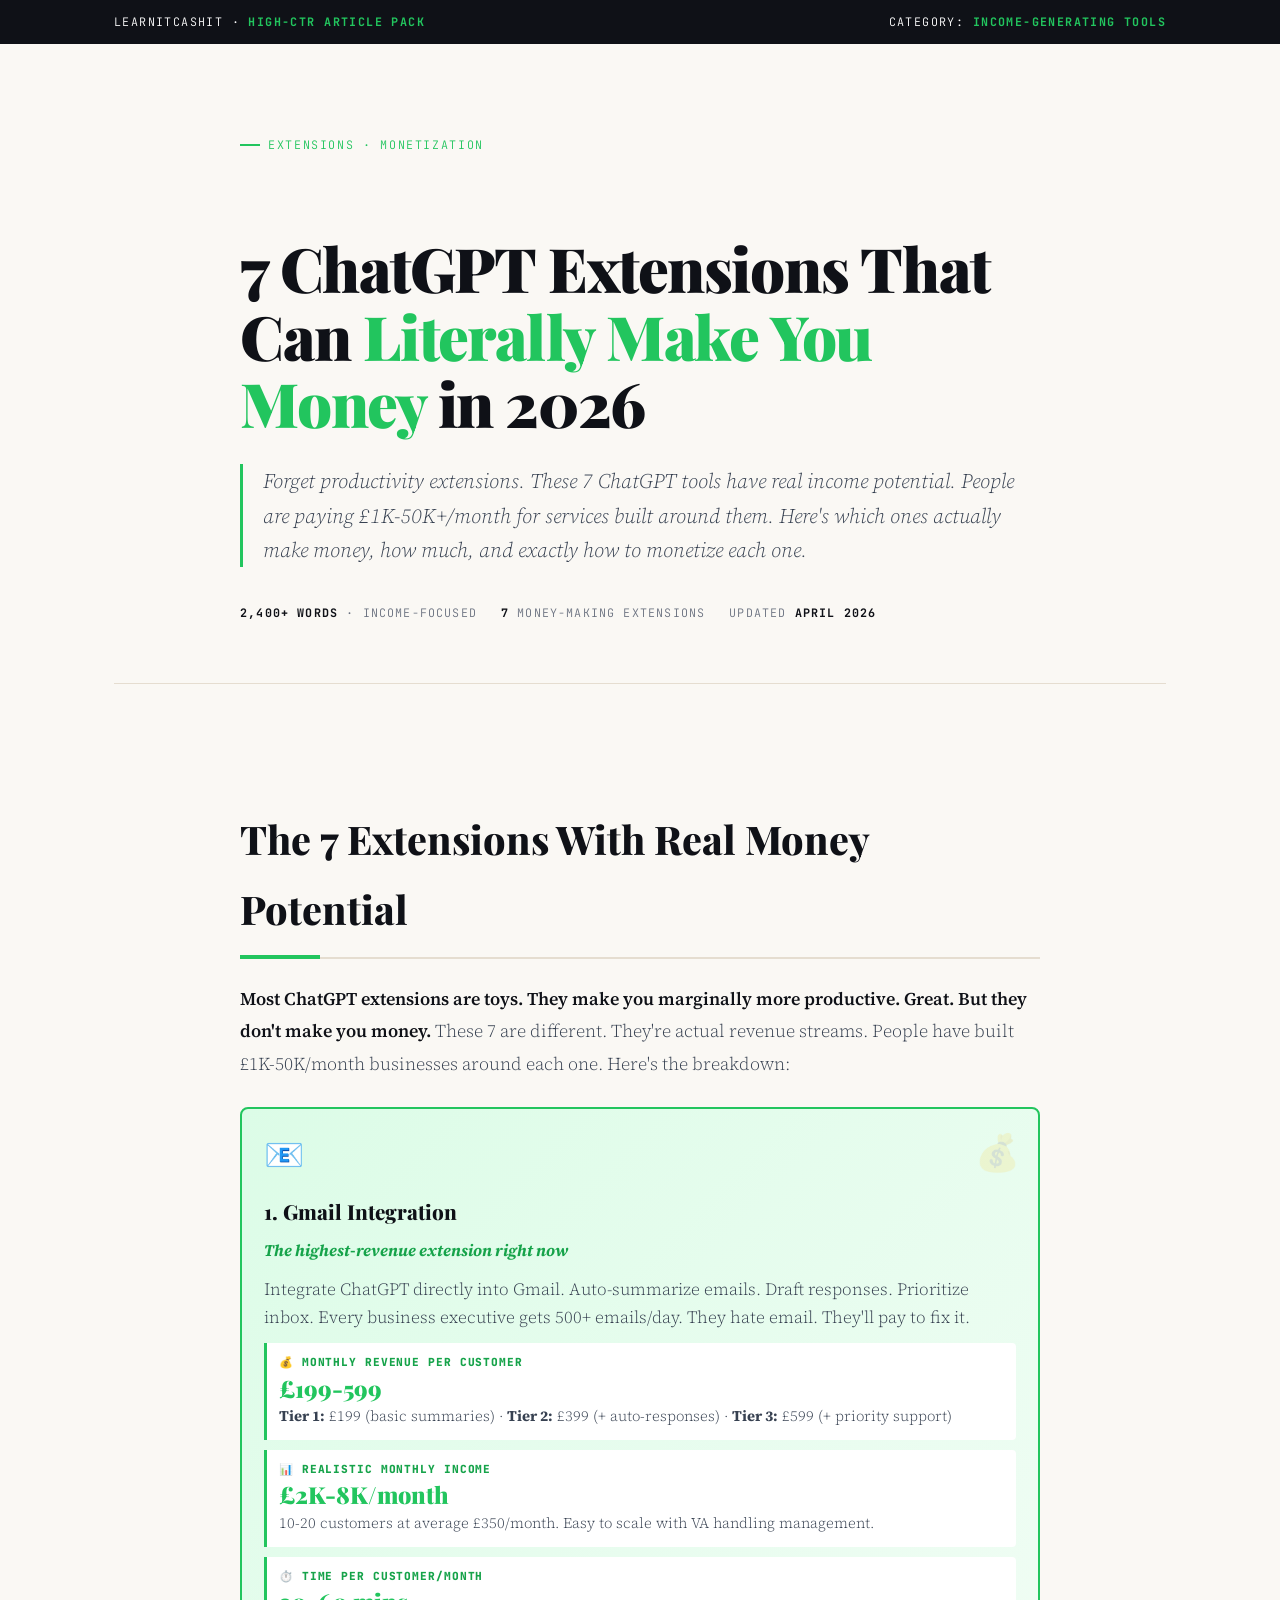
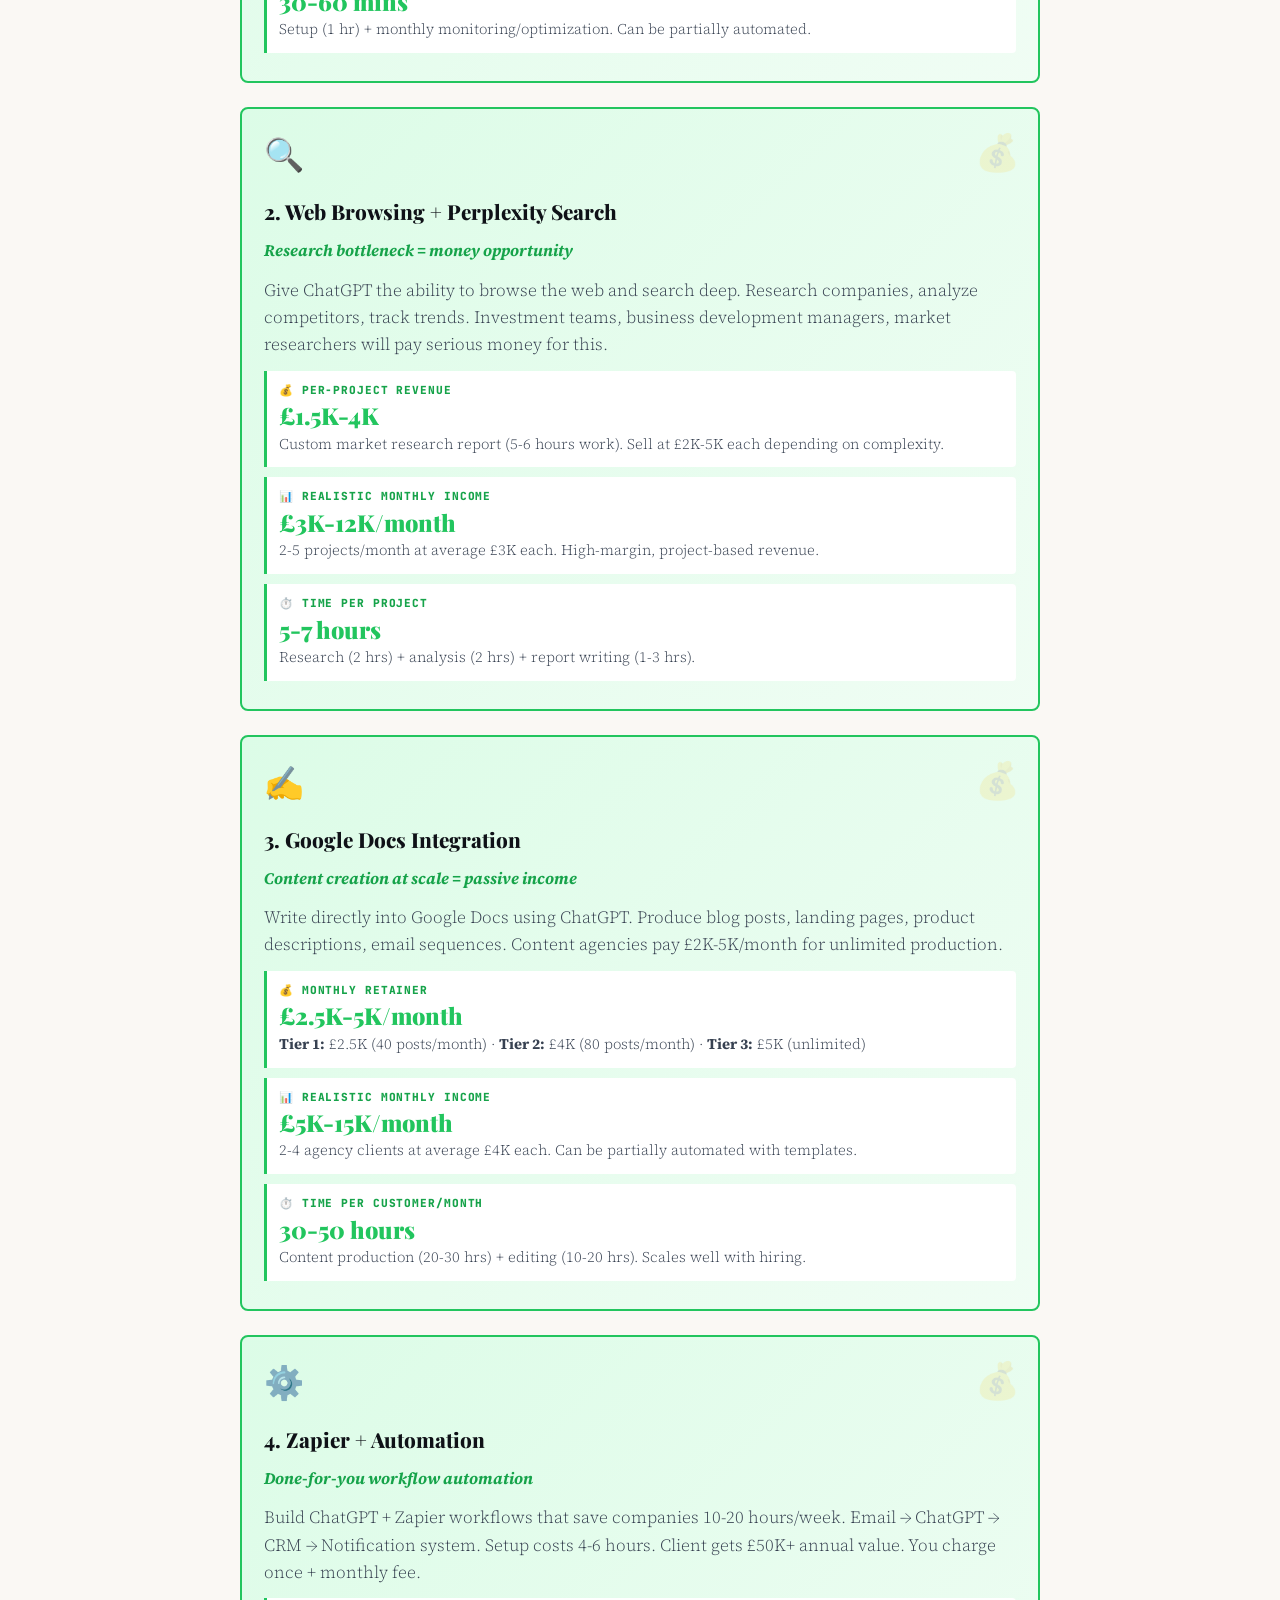
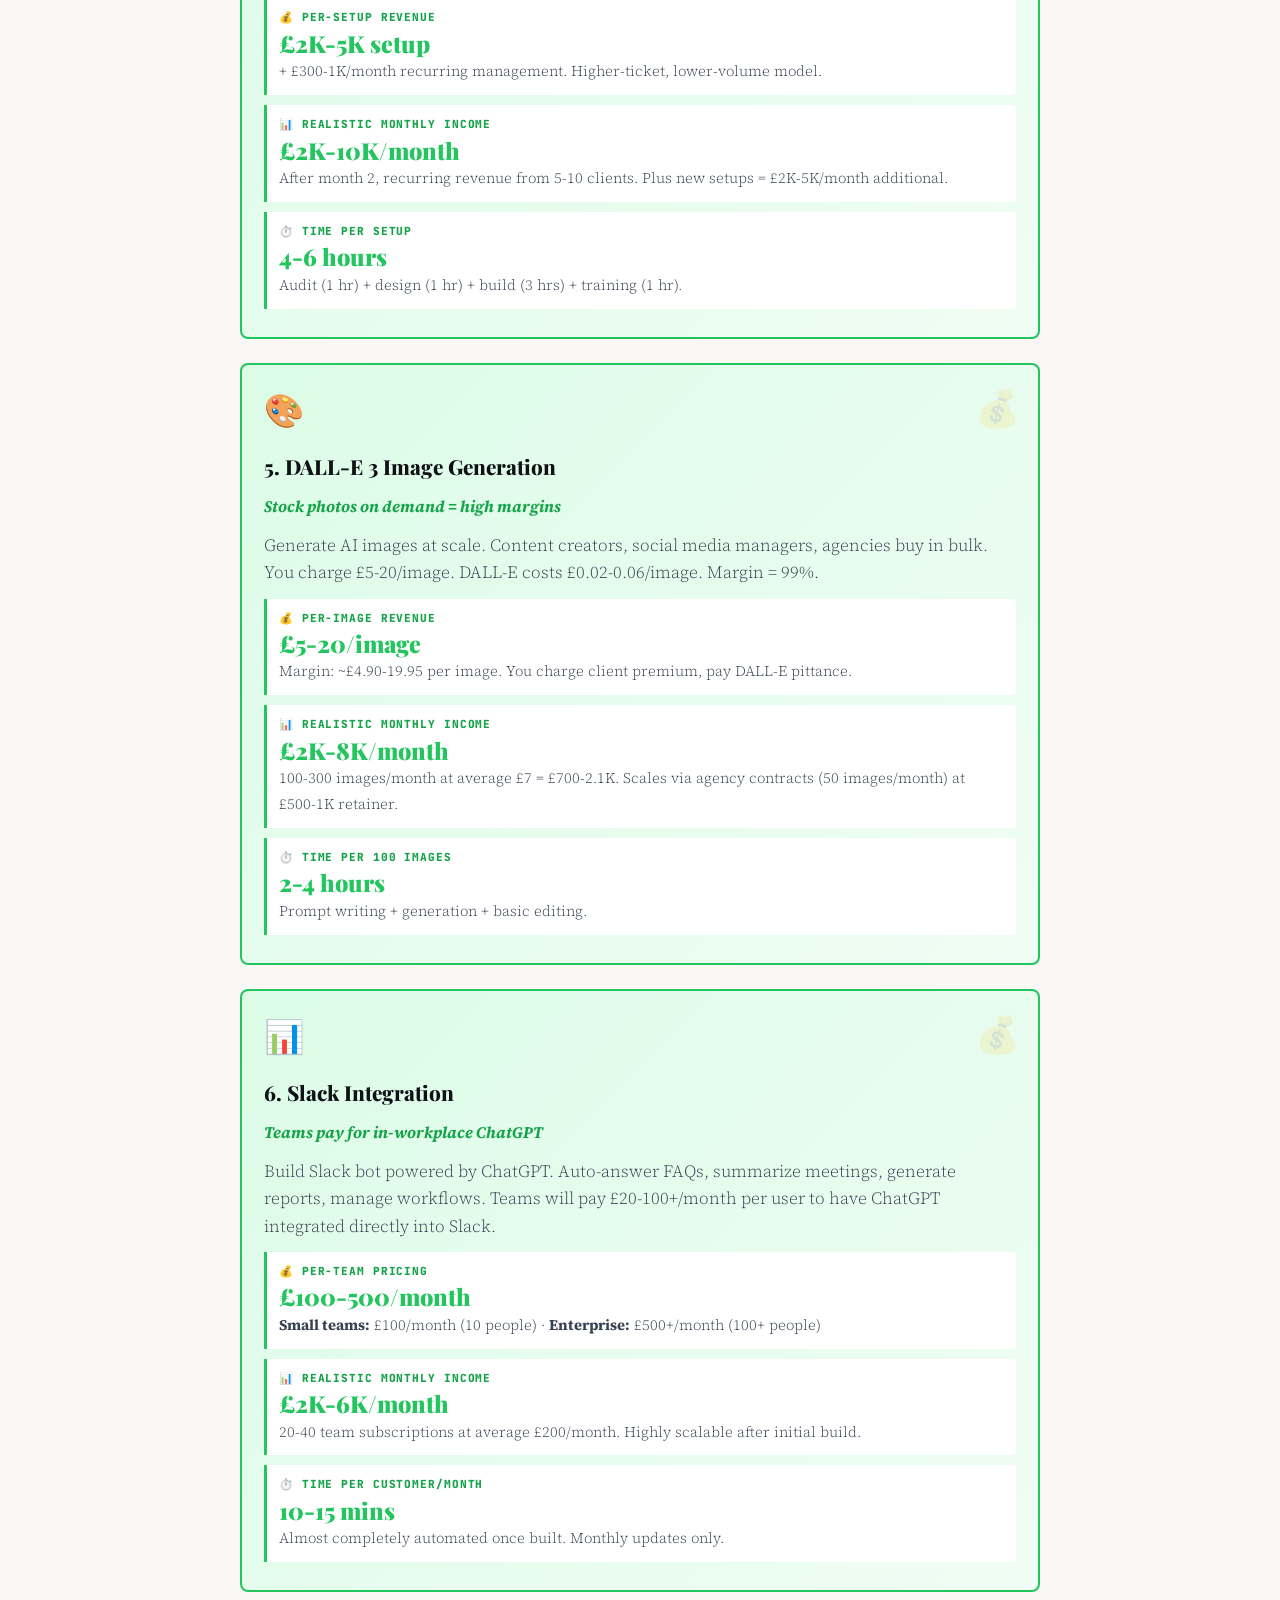
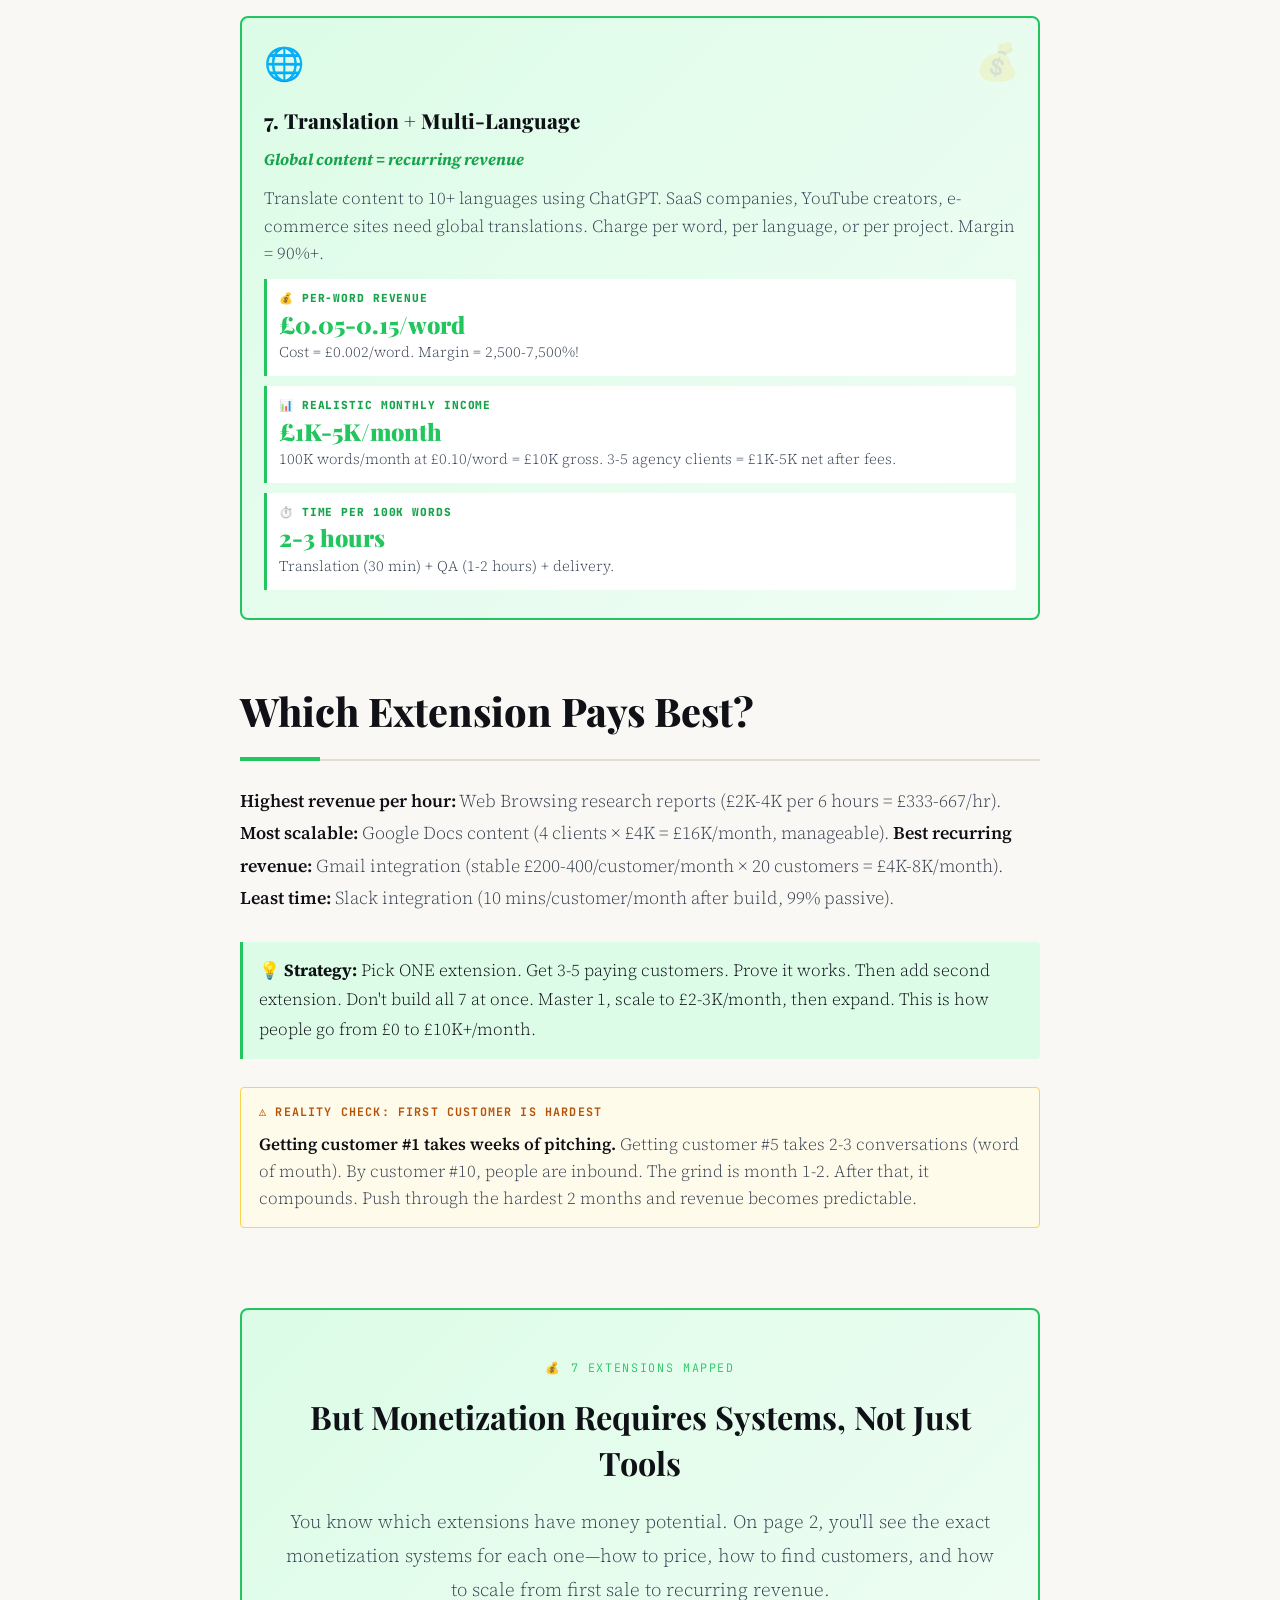
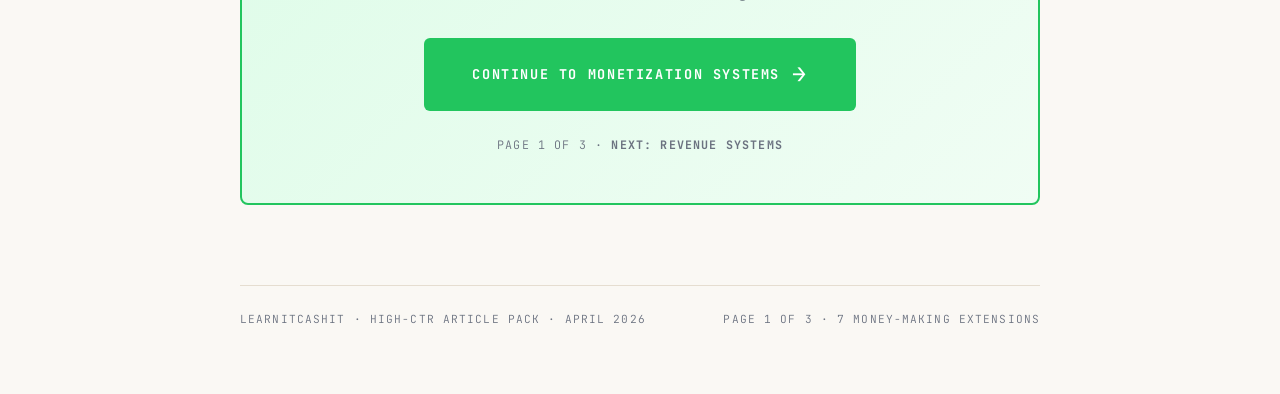
<file: artikel/chatgpt-extensions-money/index.html>
<!DOCTYPE html>
<html lang="en">
<head>
<meta charset="UTF-8">
<meta name="viewport" content="width=device-width, initial-scale=1.0, maximum-scale=5.0">
<title>7 ChatGPT Extensions That Can Literally Make You Money in 2026</title>
<meta name="description" content="7 ChatGPT extensions with real income potential. Not productivity hacks. Tools you can monetize. £1K-50K+/month from each. Real numbers, real strategies.">
<link rel="preconnect" href="https://fonts.googleapis.com">
<link href="https://fonts.googleapis.com/css2?family=Playfair+Display:wght@700;900&family=Source+Serif+4:ital,wght@0,300;0,400;0,600;1,300;1,400&family=JetBrains+Mono:wght@400;600&display=swap" rel="stylesheet">
<style>
  * { box-sizing: border-box; }
  html, body { width: 100%; height: auto; overflow-x: hidden; margin: 0; padding: 0; }
  :root {
    --ink: #0f1117;
    --ink-soft: #374151;
    --ink-muted: #6B7280;
    --cream: #FAF8F4;
    --cream-dark: #F3EFE8;
    --accent: #22C55E;
    --accent-dark: #16A34A;
    --accent-light: #DCFCE7;
    --rule: #E5DDD0;
    --font-display: 'Playfair Display', Georgia, serif;
    --font-body: 'Source Serif 4', Georgia, serif;
    --font-mono: 'JetBrains Mono', monospace;
    --max-w: 800px;
  }
  html { font-size: 18px; scroll-behavior: smooth; }
  body { background: var(--cream); color: var(--ink); font-family: var(--font-body); font-weight: 300; line-height: 1.75; -webkit-font-smoothing: antialiased; }
  .page-wrap { max-width: 1100px; margin: 0 auto; padding: 0 24px; width: 100%; }
  .article-body { max-width: var(--max-w); margin: 0 auto; width: 100%; }
  .meta-header { background: var(--ink); color: #fff; padding: 12px 0; font-family: var(--font-mono); font-size: 0.65rem; letter-spacing: 0.12em; text-transform: uppercase; width: 100%; }
  .meta-header .inner { max-width: 1100px; margin: 0 auto; padding: 0 24px; display: flex; justify-content: space-between; gap: 6px; width: 100%; }
  .meta-header strong { color: #22C55E; }
  
  .hero { padding: 80px 0 60px; border-bottom: 1px solid var(--rule); }
  .category-tag { display: inline-flex; align-items: center; gap: 8px; font-family: var(--font-mono); font-size: 0.65rem; letter-spacing: 0.14em; text-transform: uppercase; color: var(--accent); margin-bottom: 28px; }
  .category-tag::before { content: ''; display: block; width: 20px; height: 2px; background: var(--accent); }
  h1 { font-family: var(--font-display); font-size: clamp(2.2rem, 5vw, 3.4rem); font-weight: 900; line-height: 1.1; color: var(--ink); margin-bottom: 28px; letter-spacing: -0.02em; }
  h1 em { color: var(--accent); font-style: normal; }
  .hero-deck { font-size: 1.15rem; font-weight: 300; color: var(--ink-soft); line-height: 1.65; border-left: 3px solid var(--accent); padding-left: 20px; margin-bottom: 36px; font-style: italic; }
  .hero-meta { display: flex; gap: 24px; flex-wrap: wrap; font-family: var(--font-mono); font-size: 0.65rem; letter-spacing: 0.1em; text-transform: uppercase; color: var(--ink-muted); }
  .hero-meta span strong { color: var(--ink); }
  
  .article-content { padding: 64px 0 40px; }
  p { font-size: 1rem; color: var(--ink-soft); line-height: 1.8; margin-bottom: 1.5rem; }
  p strong { color: var(--ink); font-weight: 600; }
  
  h2 { font-family: var(--font-display); font-size: clamp(1.6rem, 3.5vw, 2.2rem); font-weight: 800; color: var(--ink); margin: 56px 0 24px; padding-bottom: 14px; border-bottom: 2px solid var(--rule); position: relative; }
  h2::before { content: ''; position: absolute; bottom: -2px; left: 0; width: 80px; height: 4px; background: var(--accent); }
  h3 { font-family: var(--font-display); font-size: 1.2rem; font-weight: 700; color: var(--ink); margin: 36px 0 12px; }
  
  /* EXTENSION CARD - UNIQUE INCOME-FOCUSED DESIGN */
  .extension-card { margin: 24px 0; padding: 18px 22px; background: linear-gradient(135deg, var(--accent-light) 0%, #F0FDF4 100%); border: 2px solid var(--accent); border-radius: 8px; position: relative; }
  .extension-card::before { content: '💰'; position: absolute; top: 12px; right: 18px; font-size: 2rem; opacity: 0.15; }
  .ext-icon { font-size: 1.8rem; margin-bottom: 10px; }
  .ext-name { font-family: var(--font-display); font-size: 1.15rem; font-weight: 800; color: var(--ink); margin-bottom: 6px; }
  .ext-tagline { font-size: 0.9rem; color: var(--accent-dark); margin-bottom: 12px; font-weight: 700; font-style: italic; }
  .ext-detail { font-size: 0.95rem; color: var(--ink-soft); margin-bottom: 12px; line-height: 1.6; }
  
  /* INCOME BOXES */
  .income-stat { margin: 10px 0; padding: 10px 12px; background: #fff; border-left: 3px solid var(--accent); border-radius: 0 4px 4px 0; }
  .income-stat-label { font-family: var(--font-mono); font-size: 0.62rem; letter-spacing: 0.08em; text-transform: uppercase; color: var(--accent-dark); margin-bottom: 4px; font-weight: 800; }
  .income-stat-amount { font-family: var(--font-display); font-size: 1.3rem; font-weight: 900; color: var(--accent); line-height: 1; }
  .income-stat-detail { font-size: 0.82rem; color: var(--ink-soft); margin-top: 4px; }
  
  /* QUICK WIN */
  .quick-win { margin: 20px 0; padding: 14px 16px; background: var(--accent-light); border-left: 3px solid var(--accent); border-radius: 0 4px 4px 0; font-size: 0.95rem; }
  .quick-win strong { color: var(--ink); }
  
  /* REALITY BOX */
  .reality-box { margin: 28px 0; padding: 14px 18px; background: #FFFBEB; border: 1px solid #FCD34D; border-radius: 4px; }
  .reality-header { font-family: var(--font-mono); font-size: 0.65rem; letter-spacing: 0.1em; text-transform: uppercase; color: #B45309; margin-bottom: 8px; font-weight: 700; }
  .reality-box p { font-size: 0.95rem; margin: 0; line-height: 1.6; }
  
  .main-cta { background: linear-gradient(135deg, var(--accent-light) 0%, #F0FDF4 100%); border: 2px solid var(--accent); border-radius: 8px; padding: 48px 36px; margin: 80px 0; text-align: center; }
  .cta-label { font-family: var(--font-mono); font-size: 0.65rem; letter-spacing: 0.14em; text-transform: uppercase; color: var(--accent); margin-bottom: 16px; display: block; }
  .main-cta h3 { font-size: 1.8rem; color: var(--ink); margin: 0 0 18px 0; line-height: 1.4; }
  .main-cta p { font-size: 1.05rem; color: var(--ink-soft); margin-bottom: 32px; }
  .cta-button { display: inline-flex; align-items: center; gap: 12px; padding: 16px 48px; background: var(--accent); color: #fff; text-decoration: none; border-radius: 6px; font-family: var(--font-mono); font-size: 0.75rem; letter-spacing: 0.12em; text-transform: uppercase; font-weight: 700; border: none; cursor: pointer; transition: all 0.3s; }
  .cta-button:hover { background: var(--accent-dark); transform: translateY(-2px); box-shadow: 0 8px 16px rgba(34, 197, 94, 0.3); }
  .cta-button::after { content: '→'; font-size: 1.3rem; }
  
  .page-indicator { margin-top: 24px; font-family: var(--font-mono); font-size: 0.65rem; letter-spacing: 0.1em; text-transform: uppercase; color: var(--ink-muted); }
  .article-footer { padding: 24px 0; border-top: 1px solid var(--rule); margin-top: 40px; font-family: var(--font-mono); font-size: 0.62rem; color: var(--ink-muted); letter-spacing: 0.1em; text-transform: uppercase; display: flex; justify-content: space-between; gap: 8px; flex-wrap: wrap; }

  @media (max-width: 768px) {
    html { font-size: 16px; }
    h1 { font-size: clamp(1.6rem, 4vw, 2.3rem); }
    h2 { font-size: clamp(1.3rem, 3.5vw, 1.8rem); }
    .extension-card { padding: 16px 18px; }
    .ext-name { font-size: 1.05rem; }
    .main-cta { padding: 36px 24px; }
    .cta-button { padding: 13px 28px; }
  }
  @media (max-width: 480px) {
    html { font-size: 15px; }
    .page-wrap { padding: 0 12px; }
    .hero { padding: 28px 0 20px; }
    h1 { font-size: clamp(1.4rem, 5.5vw, 2rem); margin-bottom: 14px; }
    .article-content { padding: 28px 0 18px; }
    h2 { font-size: clamp(1.2rem, 4vw, 1.6rem); margin: 36px 0 14px; }
    h3 { font-size: clamp(1rem, 2.8vw, 1.12rem); }
    .extension-card { padding: 14px 16px; margin: 16px 0; }
    .ext-icon { font-size: 1.4rem; }
    .ext-name { font-size: 0.98rem; }
    .ext-tagline { font-size: 0.82rem; }
    .ext-detail { font-size: 0.82rem; }
    .income-stat { padding: 9px 11px; margin: 8px 0; }
    .income-stat-amount { font-size: 1.1rem; }
    .quick-win { padding: 11px 12px; font-size: 0.82rem; }
    .main-cta { padding: 24px 13px; }
    .cta-button { padding: 12px 20px; width: 100%; font-size: 0.56rem; }
  }
  
  img { max-width: 100%; height: auto; }
  iframe { max-width: 100%; }
  video { max-width: 100%; height: auto; }
</style>
</head>
<body>

<header class="meta-header">
  <div class="inner">
    <div>LearnItCashIt  ·  <strong>High-CTR Article Pack</strong></div>
    <div><span>Category: </span><strong>Income-Generating Tools</strong></div>
  </div>
</header>

<div class="page-wrap">
  <section class="hero">
    <div class="article-body">
      <div class="category-tag">Extensions  ·  Monetization</div>
      <h1>7 ChatGPT Extensions That Can <em>Literally Make You Money</em> in 2026</h1>
      <p class="hero-deck">
        Forget productivity extensions. These 7 ChatGPT tools have real income potential. People are paying £1K-50K+/month for services built around them. Here's which ones actually make money, how much, and exactly how to monetize each one.
      </p>
      <div class="hero-meta">
        <span><strong>2,400+ words</strong> · Income-focused</span>
        <span><strong>7</strong> Money-Making Extensions</span>
        <span>Updated <strong>April 2026</strong></span>
      </div>
    </div>
  </section>
</div>

<div class="page-wrap">
  <article class="article-content">
    <div class="article-body">

      <h2>The 7 Extensions With Real Money Potential</h2>

      <p><strong>Most ChatGPT extensions are toys. They make you marginally more productive. Great. But they don't make you money.</strong> These 7 are different. They're actual revenue streams. People have built £1K-50K/month businesses around each one. Here's the breakdown:</p>

      <div class="extension-card">
        <div class="ext-icon">📧</div>
        <div class="ext-name">1. Gmail Integration</div>
        <div class="ext-tagline">The highest-revenue extension right now</div>
        <div class="ext-detail">
          Integrate ChatGPT directly into Gmail. Auto-summarize emails. Draft responses. Prioritize inbox. Every business executive gets 500+ emails/day. They hate email. They'll pay to fix it.
        </div>
        
        <div class="income-stat">
          <div class="income-stat-label">💰 Monthly Revenue Per Customer</div>
          <div class="income-stat-amount">£199-599</div>
          <div class="income-stat-detail"><strong>Tier 1:</strong> £199 (basic summaries) · <strong>Tier 2:</strong> £399 (+ auto-responses) · <strong>Tier 3:</strong> £599 (+ priority support)</div>
        </div>

        <div class="income-stat">
          <div class="income-stat-label">📊 Realistic Monthly Income</div>
          <div class="income-stat-amount">£2K-8K/month</div>
          <div class="income-stat-detail">10-20 customers at average £350/month. Easy to scale with VA handling management.</div>
        </div>

        <div class="income-stat">
          <div class="income-stat-label">⏱️ Time Per Customer/Month</div>
          <div class="income-stat-amount">30-60 mins</div>
          <div class="income-stat-detail">Setup (1 hr) + monthly monitoring/optimization. Can be partially automated.</div>
        </div>
      </div>

      <div class="extension-card">
        <div class="ext-icon">🔍</div>
        <div class="ext-name">2. Web Browsing + Perplexity Search</div>
        <div class="ext-tagline">Research bottleneck = money opportunity</div>
        <div class="ext-detail">
          Give ChatGPT the ability to browse the web and search deep. Research companies, analyze competitors, track trends. Investment teams, business development managers, market researchers will pay serious money for this.
        </div>
        
        <div class="income-stat">
          <div class="income-stat-label">💰 Per-Project Revenue</div>
          <div class="income-stat-amount">£1.5K-4K</div>
          <div class="income-stat-detail">Custom market research report (5-6 hours work). Sell at £2K-5K each depending on complexity.</div>
        </div>

        <div class="income-stat">
          <div class="income-stat-label">📊 Realistic Monthly Income</div>
          <div class="income-stat-amount">£3K-12K/month</div>
          <div class="income-stat-detail">2-5 projects/month at average £3K each. High-margin, project-based revenue.</div>
        </div>

        <div class="income-stat">
          <div class="income-stat-label">⏱️ Time Per Project</div>
          <div class="income-stat-amount">5-7 hours</div>
          <div class="income-stat-detail">Research (2 hrs) + analysis (2 hrs) + report writing (1-3 hrs).</div>
        </div>
      </div>

      <div class="extension-card">
        <div class="ext-icon">✍️</div>
        <div class="ext-name">3. Google Docs Integration</div>
        <div class="ext-tagline">Content creation at scale = passive income</div>
        <div class="ext-detail">
          Write directly into Google Docs using ChatGPT. Produce blog posts, landing pages, product descriptions, email sequences. Content agencies pay £2K-5K/month for unlimited production.
        </div>
        
        <div class="income-stat">
          <div class="income-stat-label">💰 Monthly Retainer</div>
          <div class="income-stat-amount">£2.5K-5K/month</div>
          <div class="income-stat-detail"><strong>Tier 1:</strong> £2.5K (40 posts/month) · <strong>Tier 2:</strong> £4K (80 posts/month) · <strong>Tier 3:</strong> £5K (unlimited)</div>
        </div>

        <div class="income-stat">
          <div class="income-stat-label">📊 Realistic Monthly Income</div>
          <div class="income-stat-amount">£5K-15K/month</div>
          <div class="income-stat-detail">2-4 agency clients at average £4K each. Can be partially automated with templates.</div>
        </div>

        <div class="income-stat">
          <div class="income-stat-label">⏱️ Time Per Customer/Month</div>
          <div class="income-stat-amount">30-50 hours</div>
          <div class="income-stat-detail">Content production (20-30 hrs) + editing (10-20 hrs). Scales well with hiring.</div>
        </div>
      </div>

      <div class="extension-card">
        <div class="ext-icon">⚙️</div>
        <div class="ext-name">4. Zapier + Automation</div>
        <div class="ext-tagline">Done-for-you workflow automation</div>
        <div class="ext-detail">
          Build ChatGPT + Zapier workflows that save companies 10-20 hours/week. Email → ChatGPT → CRM → Notification system. Setup costs 4-6 hours. Client gets £50K+ annual value. You charge once + monthly fee.
        </div>
        
        <div class="income-stat">
          <div class="income-stat-label">💰 Per-Setup Revenue</div>
          <div class="income-stat-amount">£2K-5K setup</div>
          <div class="income-stat-detail">+ £300-1K/month recurring management. Higher-ticket, lower-volume model.</div>
        </div>

        <div class="income-stat">
          <div class="income-stat-label">📊 Realistic Monthly Income</div>
          <div class="income-stat-amount">£2K-10K/month</div>
          <div class="income-stat-detail">After month 2, recurring revenue from 5-10 clients. Plus new setups = £2K-5K/month additional.</div>
        </div>

        <div class="income-stat">
          <div class="income-stat-label">⏱️ Time Per Setup</div>
          <div class="income-stat-amount">4-6 hours</div>
          <div class="income-stat-detail">Audit (1 hr) + design (1 hr) + build (3 hrs) + training (1 hr).</div>
        </div>
      </div>

      <div class="extension-card">
        <div class="ext-icon">🎨</div>
        <div class="ext-name">5. DALL-E 3 Image Generation</div>
        <div class="ext-tagline">Stock photos on demand = high margins</div>
        <div class="ext-detail">
          Generate AI images at scale. Content creators, social media managers, agencies buy in bulk. You charge £5-20/image. DALL-E costs £0.02-0.06/image. Margin = 99%.
        </div>
        
        <div class="income-stat">
          <div class="income-stat-label">💰 Per-Image Revenue</div>
          <div class="income-stat-amount">£5-20/image</div>
          <div class="income-stat-detail">Margin: ~£4.90-19.95 per image. You charge client premium, pay DALL-E pittance.</div>
        </div>

        <div class="income-stat">
          <div class="income-stat-label">📊 Realistic Monthly Income</div>
          <div class="income-stat-amount">£2K-8K/month</div>
          <div class="income-stat-detail">100-300 images/month at average £7 = £700-2.1K. Scales via agency contracts (50 images/month) at £500-1K retainer.</div>
        </div>

        <div class="income-stat">
          <div class="income-stat-label">⏱️ Time Per 100 Images</div>
          <div class="income-stat-amount">2-4 hours</div>
          <div class="income-stat-detail">Prompt writing + generation + basic editing.</div>
        </div>
      </div>

      <div class="extension-card">
        <div class="ext-icon">📊</div>
        <div class="ext-name">6. Slack Integration</div>
        <div class="ext-tagline">Teams pay for in-workplace ChatGPT</div>
        <div class="ext-detail">
          Build Slack bot powered by ChatGPT. Auto-answer FAQs, summarize meetings, generate reports, manage workflows. Teams will pay £20-100+/month per user to have ChatGPT integrated directly into Slack.
        </div>
        
        <div class="income-stat">
          <div class="income-stat-label">💰 Per-Team Pricing</div>
          <div class="income-stat-amount">£100-500/month</div>
          <div class="income-stat-detail"><strong>Small teams:</strong> £100/month (10 people) · <strong>Enterprise:</strong> £500+/month (100+ people)</div>
        </div>

        <div class="income-stat">
          <div class="income-stat-label">📊 Realistic Monthly Income</div>
          <div class="income-stat-amount">£2K-6K/month</div>
          <div class="income-stat-detail">20-40 team subscriptions at average £200/month. Highly scalable after initial build.</div>
        </div>

        <div class="income-stat">
          <div class="income-stat-label">⏱️ Time Per Customer/Month</div>
          <div class="income-stat-amount">10-15 mins</div>
          <div class="income-stat-detail">Almost completely automated once built. Monthly updates only.</div>
        </div>
      </div>

      <div class="extension-card">
        <div class="ext-icon">🌐</div>
        <div class="ext-name">7. Translation + Multi-Language</div>
        <div class="ext-tagline">Global content = recurring revenue</div>
        <div class="ext-detail">
          Translate content to 10+ languages using ChatGPT. SaaS companies, YouTube creators, e-commerce sites need global translations. Charge per word, per language, or per project. Margin = 90%+.
        </div>
        
        <div class="income-stat">
          <div class="income-stat-label">💰 Per-Word Revenue</div>
          <div class="income-stat-amount">£0.05-0.15/word</div>
          <div class="income-stat-detail">Cost = £0.002/word. Margin = 2,500-7,500%!</div>
        </div>

        <div class="income-stat">
          <div class="income-stat-label">📊 Realistic Monthly Income</div>
          <div class="income-stat-amount">£1K-5K/month</div>
          <div class="income-stat-detail">100K words/month at £0.10/word = £10K gross. 3-5 agency clients = £1K-5K net after fees.</div>
        </div>

        <div class="income-stat">
          <div class="income-stat-label">⏱️ Time Per 100K Words</div>
          <div class="income-stat-amount">2-3 hours</div>
          <div class="income-stat-detail">Translation (30 min) + QA (1-2 hours) + delivery.</div>
        </div>
      </div>

      <h2>Which Extension Pays Best?</h2>

      <p><strong>Highest revenue per hour:</strong> Web Browsing research reports (£2K-4K per 6 hours = £333-667/hr). <strong>Most scalable:</strong> Google Docs content (4 clients × £4K = £16K/month, manageable). <strong>Best recurring revenue:</strong> Gmail integration (stable £200-400/customer/month × 20 customers = £4K-8K/month). <strong>Least time:</strong> Slack integration (10 mins/customer/month after build, 99% passive).</p>

      <div class="quick-win">
        <strong>💡 Strategy:</strong> Pick ONE extension. Get 3-5 paying customers. Prove it works. Then add second extension. Don't build all 7 at once. Master 1, scale to £2-3K/month, then expand. This is how people go from £0 to £10K+/month.
      </div>

      <div class="reality-box">
        <div class="reality-header">⚠️ Reality Check: First Customer Is Hardest</div>
        <p><strong>Getting customer #1 takes weeks of pitching.</strong> Getting customer #5 takes 2-3 conversations (word of mouth). By customer #10, people are inbound. The grind is month 1-2. After that, it compounds. Push through the hardest 2 months and revenue becomes predictable.
</p>
      </div>

      <!-- CTA HOOK -->
      <div class="main-cta">
        <span class="cta-label">💰 7 Extensions Mapped</span>
        <h3>But Monetization Requires Systems, Not Just Tools</h3>
        <p>You know which extensions have money potential. On page 2, you'll see the exact monetization systems for each one—how to price, how to find customers, and how to scale from first sale to recurring revenue.</p>
        <a href="page-2.html" class="cta-button">Continue to Monetization Systems</a>
        <div class="page-indicator">PAGE 1 OF 3  ·  <strong>Next: Revenue Systems</strong></div>
      </div>

      <footer class="article-footer">
        <span>LearnItCashIt · High-CTR Article Pack · April 2026</span>
        <span>Page 1 of 3 · 7 Money-Making Extensions</span>
      </footer>

    </div>
  </article>
</div>

</body>
</html>
</file>
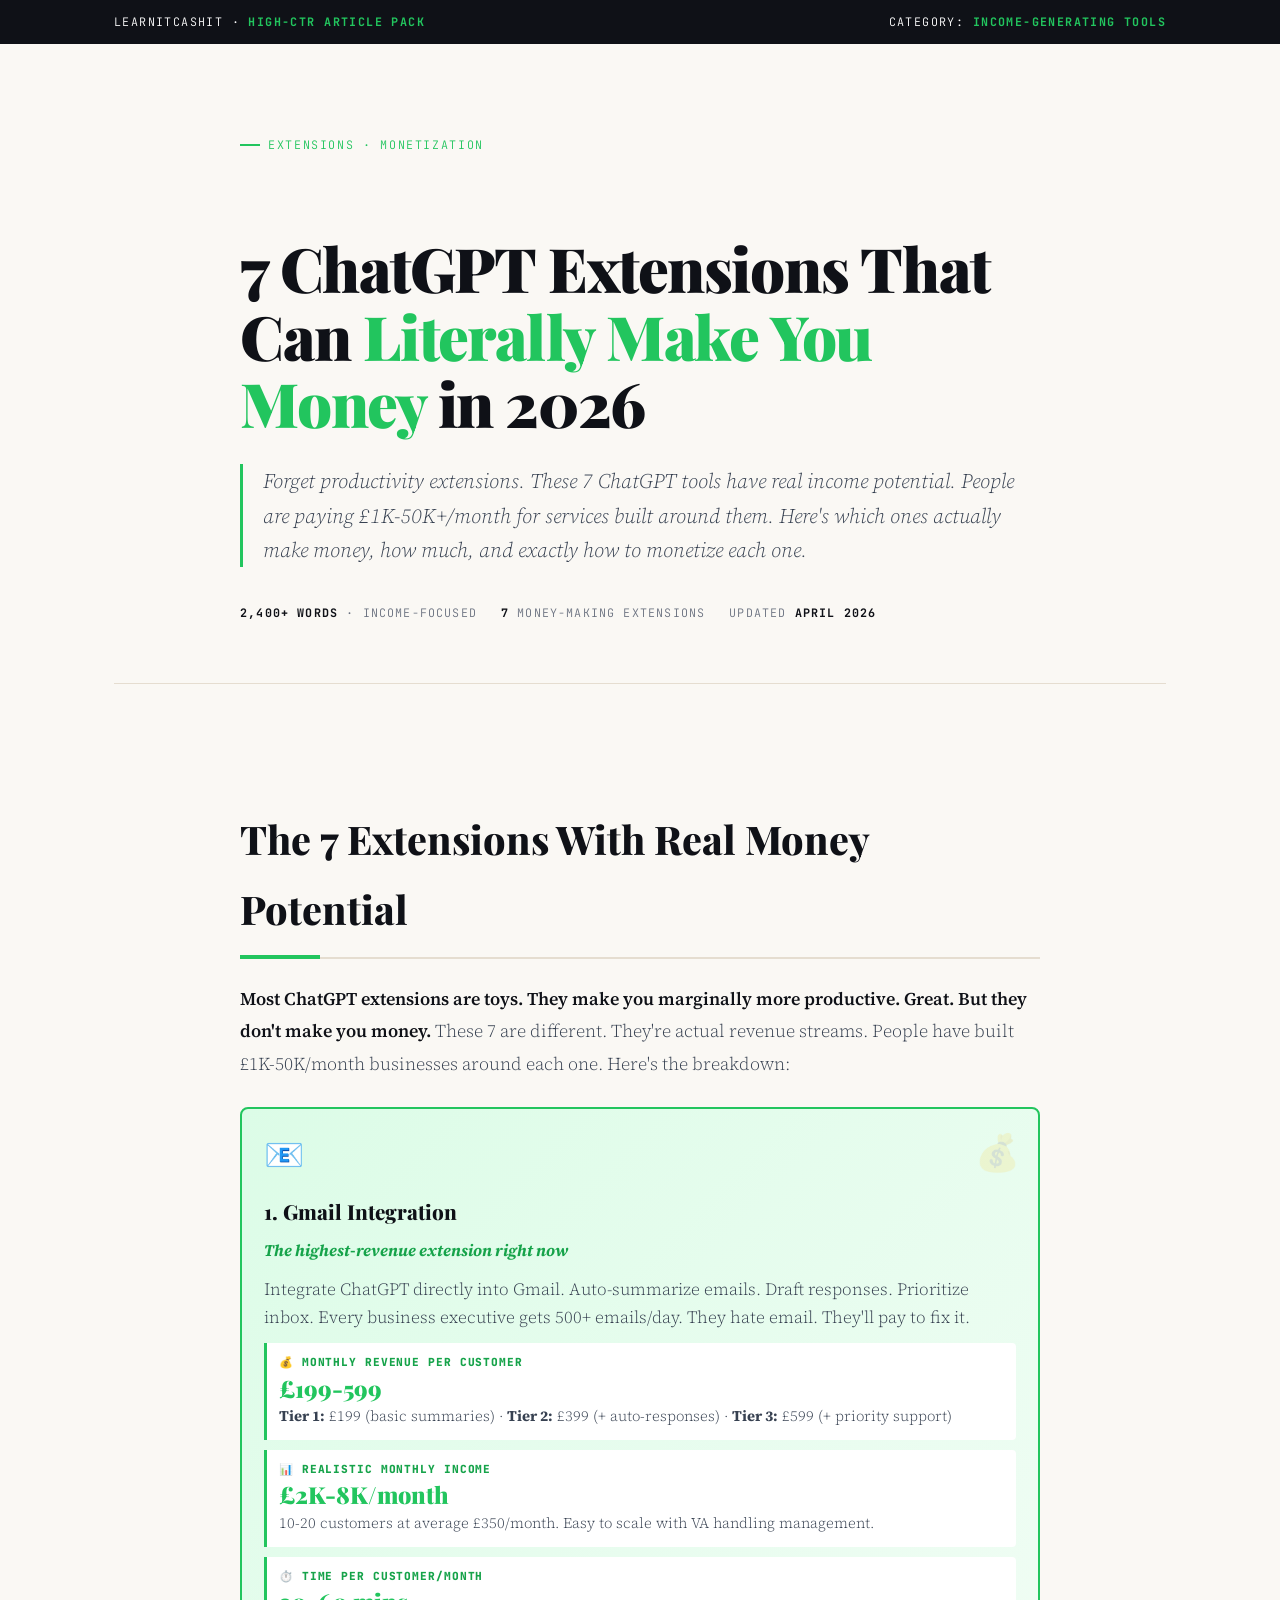
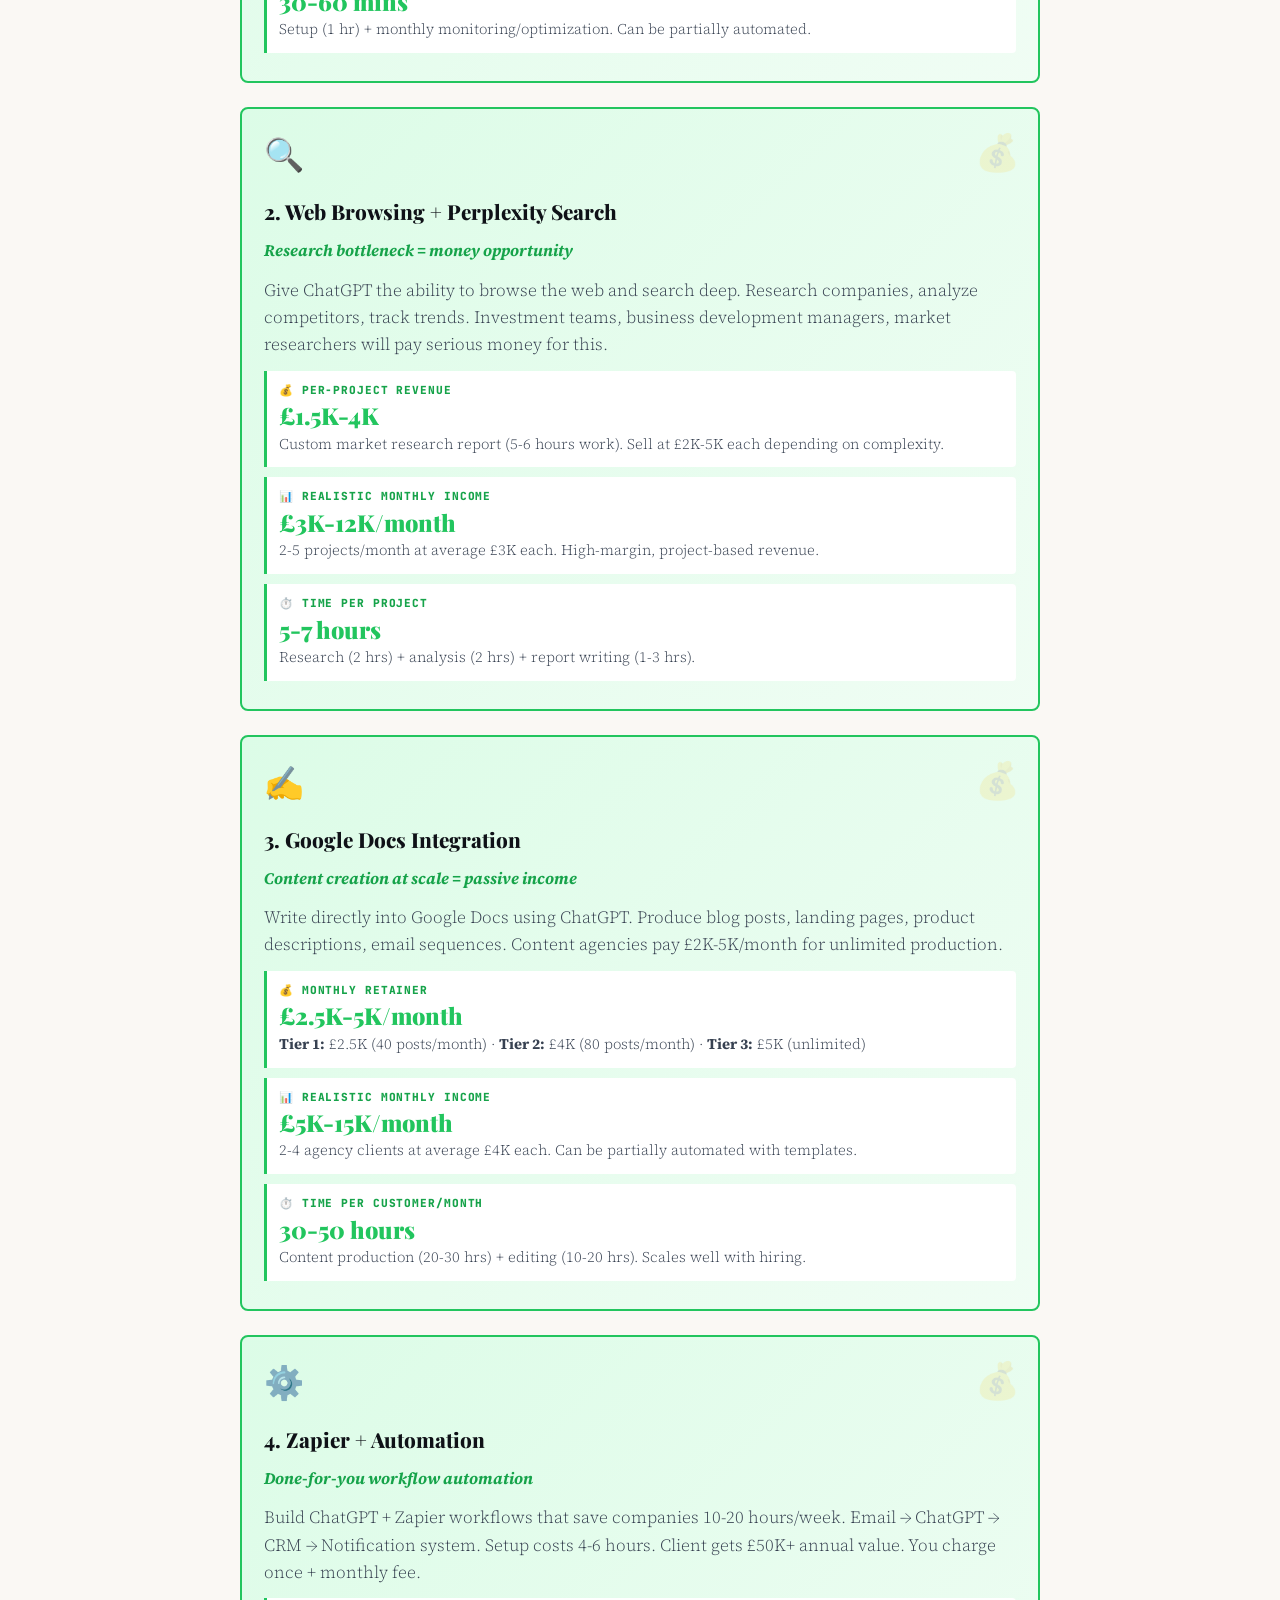
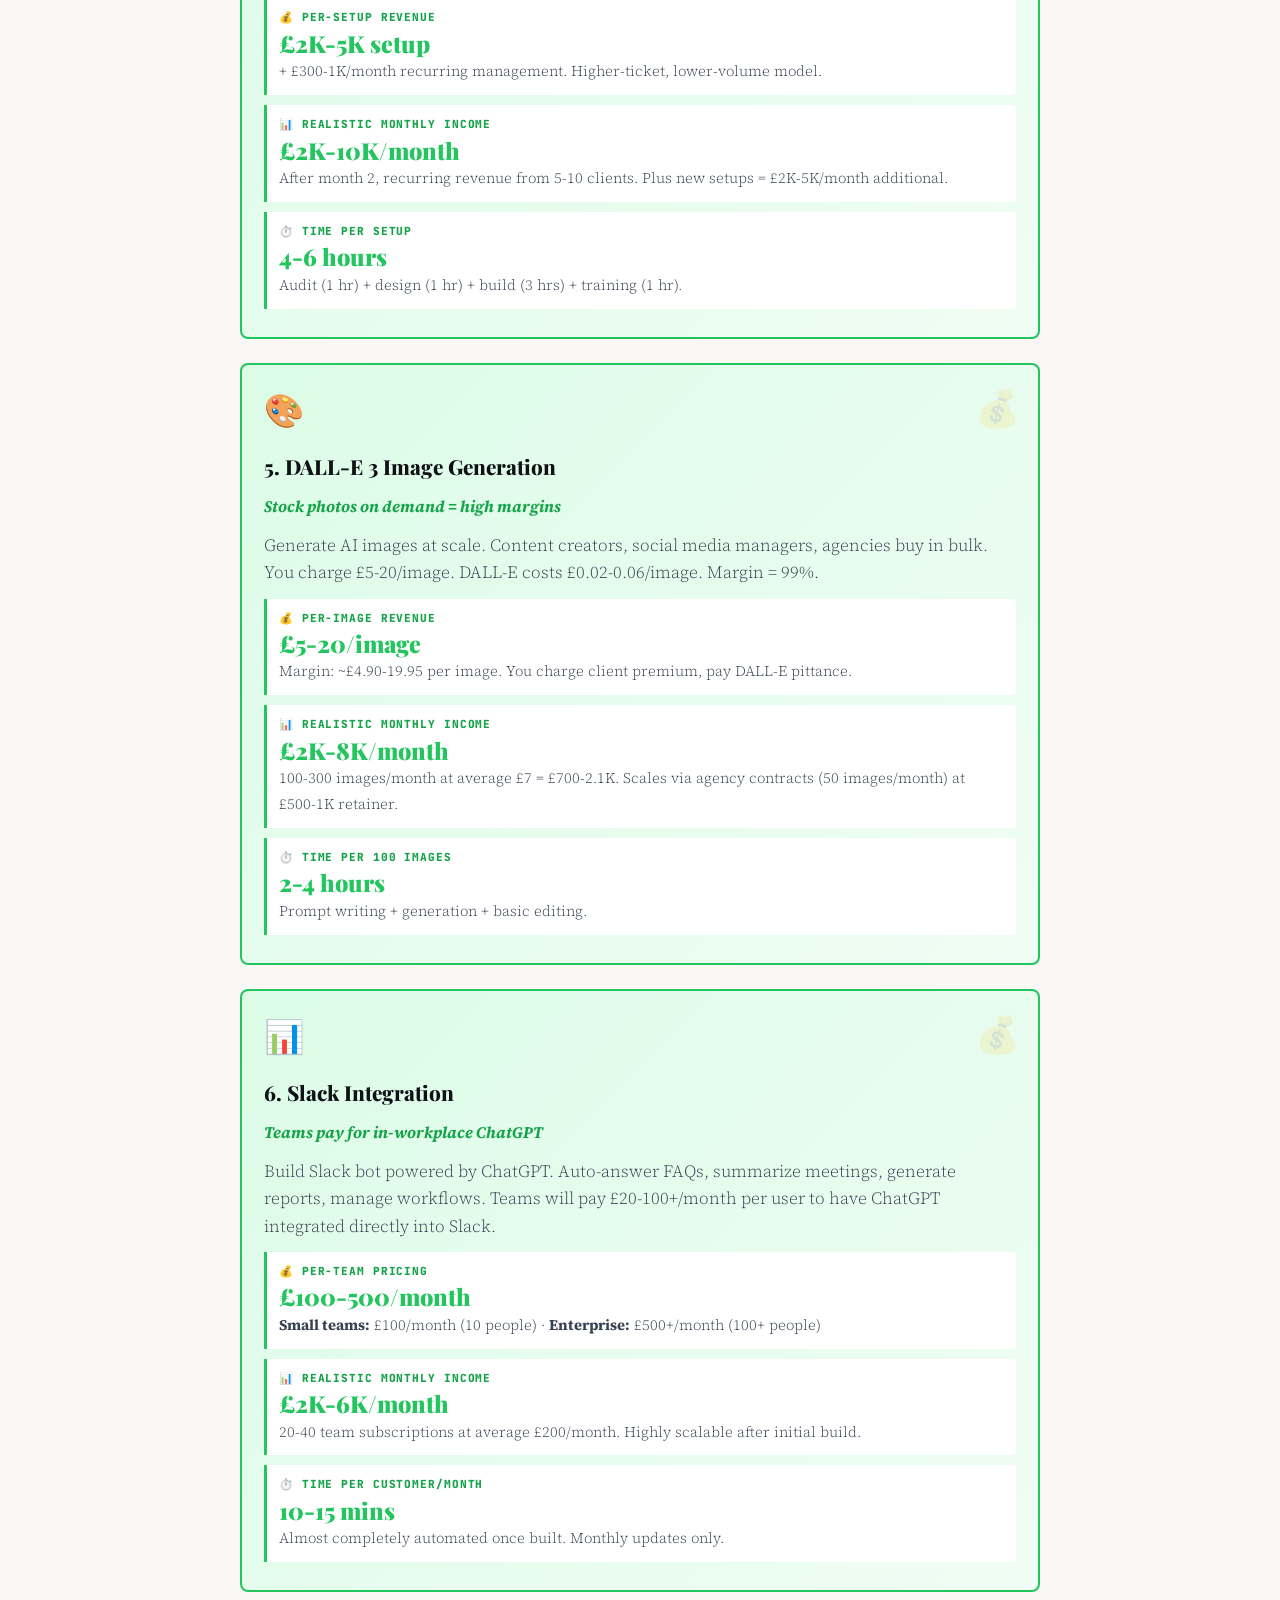
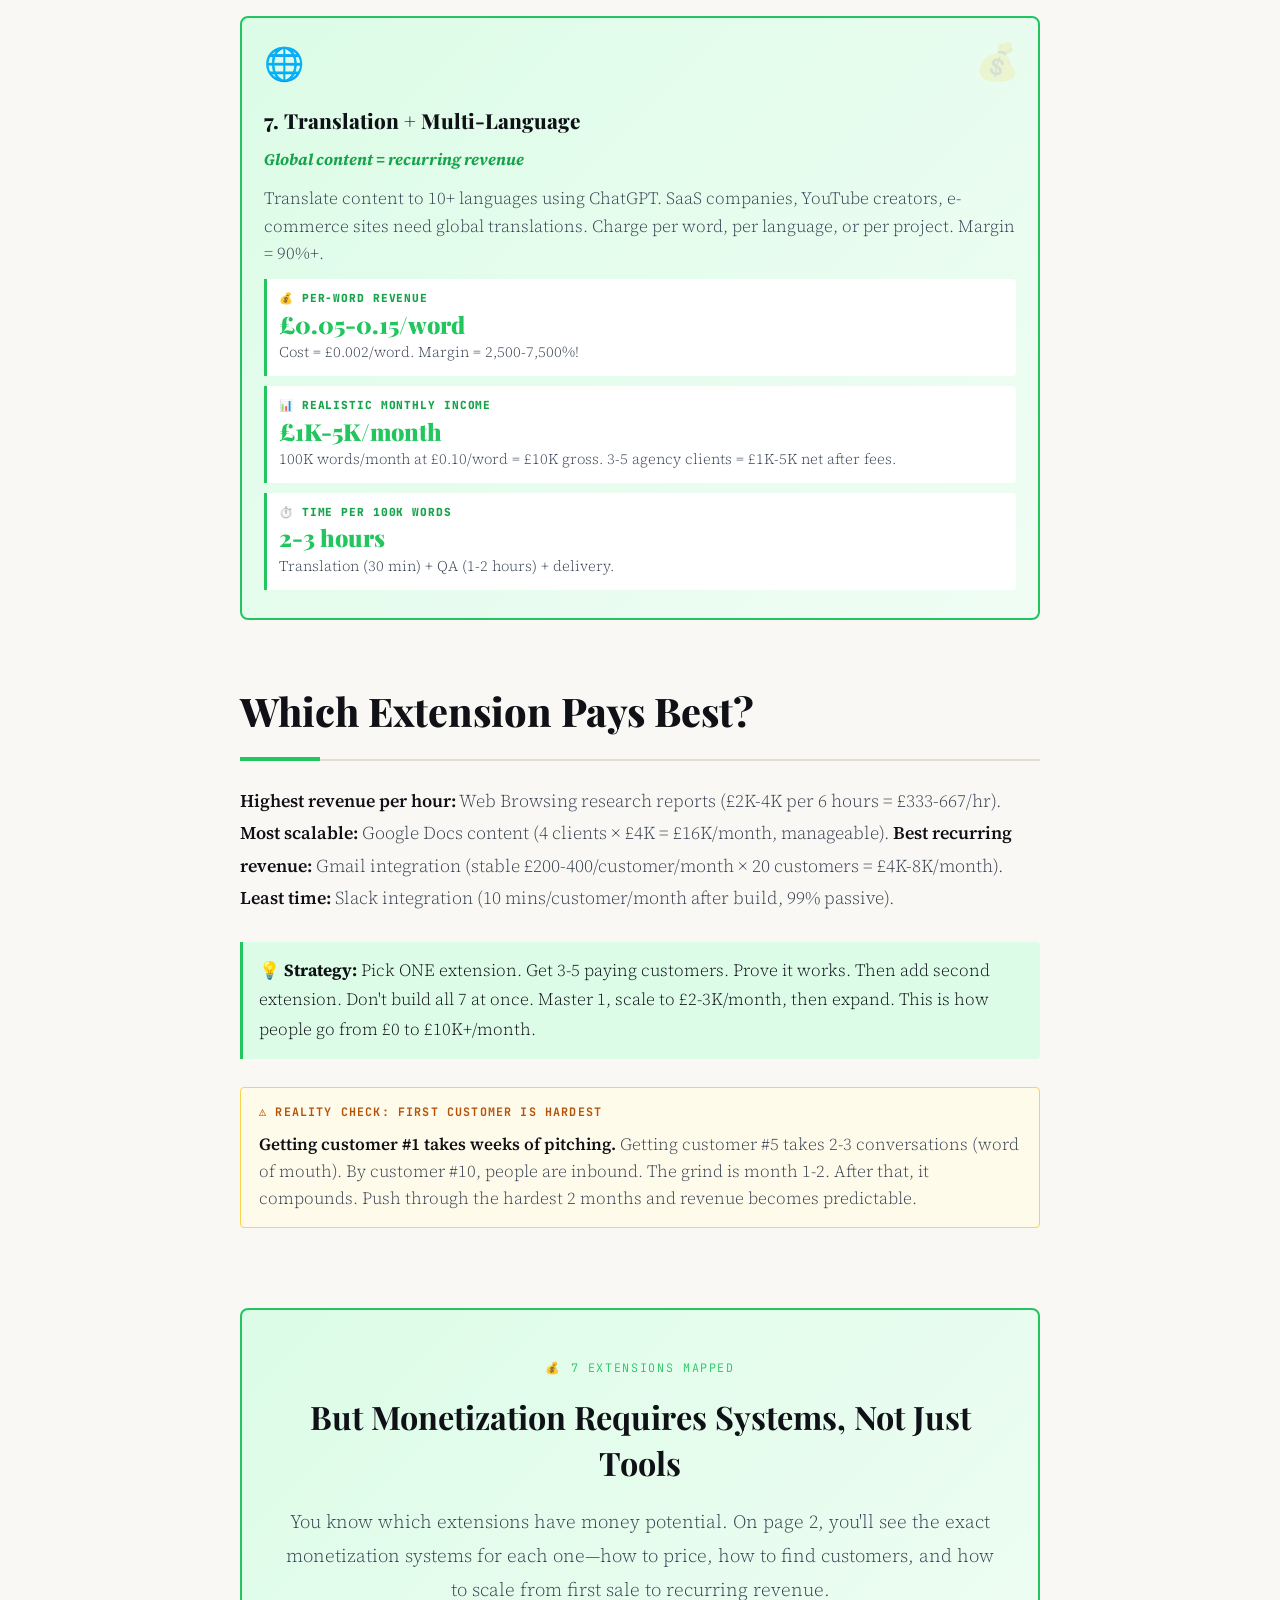
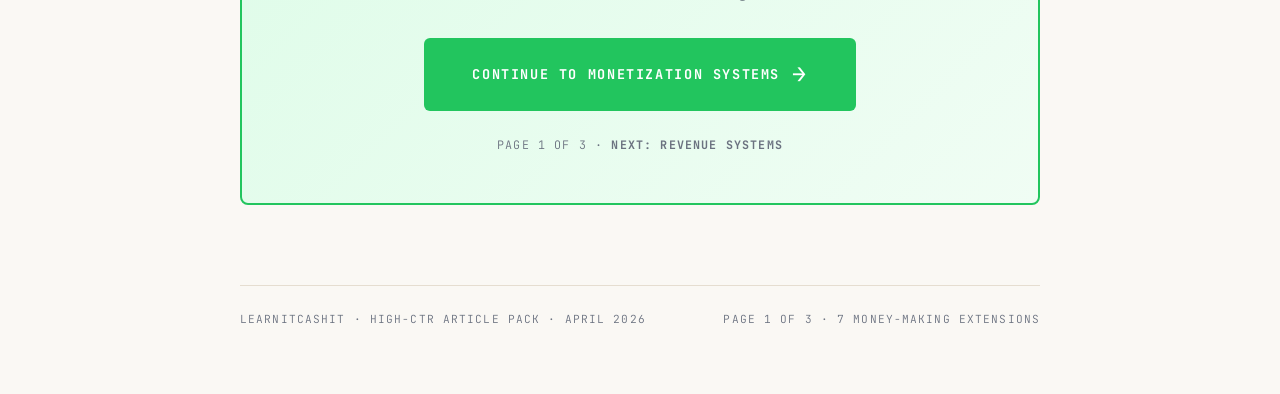
<file: artikel/chatgpt-extensions-money/chatgpt_extensions_money_page_01.html>
<!DOCTYPE html>
<html lang="en">
<head>
<meta charset="UTF-8">
<meta name="viewport" content="width=device-width, initial-scale=1.0, maximum-scale=5.0">
<title>7 ChatGPT Extensions That Can Literally Make You Money in 2026</title>
<meta name="description" content="7 ChatGPT extensions with real income potential. Not productivity hacks. Tools you can monetize. £1K-50K+/month from each. Real numbers, real strategies.">
<link rel="preconnect" href="https://fonts.googleapis.com">
<link href="https://fonts.googleapis.com/css2?family=Playfair+Display:wght@700;900&family=Source+Serif+4:ital,wght@0,300;0,400;0,600;1,300;1,400&family=JetBrains+Mono:wght@400;600&display=swap" rel="stylesheet">
<style>
  * { box-sizing: border-box; }
  html, body { width: 100%; height: auto; overflow-x: hidden; margin: 0; padding: 0; }
  :root {
    --ink: #0f1117;
    --ink-soft: #374151;
    --ink-muted: #6B7280;
    --cream: #FAF8F4;
    --cream-dark: #F3EFE8;
    --accent: #22C55E;
    --accent-dark: #16A34A;
    --accent-light: #DCFCE7;
    --rule: #E5DDD0;
    --font-display: 'Playfair Display', Georgia, serif;
    --font-body: 'Source Serif 4', Georgia, serif;
    --font-mono: 'JetBrains Mono', monospace;
    --max-w: 800px;
  }
  html { font-size: 18px; scroll-behavior: smooth; }
  body { background: var(--cream); color: var(--ink); font-family: var(--font-body); font-weight: 300; line-height: 1.75; -webkit-font-smoothing: antialiased; }
  .page-wrap { max-width: 1100px; margin: 0 auto; padding: 0 24px; width: 100%; }
  .article-body { max-width: var(--max-w); margin: 0 auto; width: 100%; }
  .meta-header { background: var(--ink); color: #fff; padding: 12px 0; font-family: var(--font-mono); font-size: 0.65rem; letter-spacing: 0.12em; text-transform: uppercase; width: 100%; }
  .meta-header .inner { max-width: 1100px; margin: 0 auto; padding: 0 24px; display: flex; justify-content: space-between; gap: 6px; width: 100%; }
  .meta-header strong { color: #22C55E; }
  
  .hero { padding: 80px 0 60px; border-bottom: 1px solid var(--rule); }
  .category-tag { display: inline-flex; align-items: center; gap: 8px; font-family: var(--font-mono); font-size: 0.65rem; letter-spacing: 0.14em; text-transform: uppercase; color: var(--accent); margin-bottom: 28px; }
  .category-tag::before { content: ''; display: block; width: 20px; height: 2px; background: var(--accent); }
  h1 { font-family: var(--font-display); font-size: clamp(2.2rem, 5vw, 3.4rem); font-weight: 900; line-height: 1.1; color: var(--ink); margin-bottom: 28px; letter-spacing: -0.02em; }
  h1 em { color: var(--accent); font-style: normal; }
  .hero-deck { font-size: 1.15rem; font-weight: 300; color: var(--ink-soft); line-height: 1.65; border-left: 3px solid var(--accent); padding-left: 20px; margin-bottom: 36px; font-style: italic; }
  .hero-meta { display: flex; gap: 24px; flex-wrap: wrap; font-family: var(--font-mono); font-size: 0.65rem; letter-spacing: 0.1em; text-transform: uppercase; color: var(--ink-muted); }
  .hero-meta span strong { color: var(--ink); }
  
  .article-content { padding: 64px 0 40px; }
  p { font-size: 1rem; color: var(--ink-soft); line-height: 1.8; margin-bottom: 1.5rem; }
  p strong { color: var(--ink); font-weight: 600; }
  
  h2 { font-family: var(--font-display); font-size: clamp(1.6rem, 3.5vw, 2.2rem); font-weight: 800; color: var(--ink); margin: 56px 0 24px; padding-bottom: 14px; border-bottom: 2px solid var(--rule); position: relative; }
  h2::before { content: ''; position: absolute; bottom: -2px; left: 0; width: 80px; height: 4px; background: var(--accent); }
  h3 { font-family: var(--font-display); font-size: 1.2rem; font-weight: 700; color: var(--ink); margin: 36px 0 12px; }
  
  /* EXTENSION CARD - UNIQUE INCOME-FOCUSED DESIGN */
  .extension-card { margin: 24px 0; padding: 18px 22px; background: linear-gradient(135deg, var(--accent-light) 0%, #F0FDF4 100%); border: 2px solid var(--accent); border-radius: 8px; position: relative; }
  .extension-card::before { content: '💰'; position: absolute; top: 12px; right: 18px; font-size: 2rem; opacity: 0.15; }
  .ext-icon { font-size: 1.8rem; margin-bottom: 10px; }
  .ext-name { font-family: var(--font-display); font-size: 1.15rem; font-weight: 800; color: var(--ink); margin-bottom: 6px; }
  .ext-tagline { font-size: 0.9rem; color: var(--accent-dark); margin-bottom: 12px; font-weight: 700; font-style: italic; }
  .ext-detail { font-size: 0.95rem; color: var(--ink-soft); margin-bottom: 12px; line-height: 1.6; }
  
  /* INCOME BOXES */
  .income-stat { margin: 10px 0; padding: 10px 12px; background: #fff; border-left: 3px solid var(--accent); border-radius: 0 4px 4px 0; }
  .income-stat-label { font-family: var(--font-mono); font-size: 0.62rem; letter-spacing: 0.08em; text-transform: uppercase; color: var(--accent-dark); margin-bottom: 4px; font-weight: 800; }
  .income-stat-amount { font-family: var(--font-display); font-size: 1.3rem; font-weight: 900; color: var(--accent); line-height: 1; }
  .income-stat-detail { font-size: 0.82rem; color: var(--ink-soft); margin-top: 4px; }
  
  /* QUICK WIN */
  .quick-win { margin: 20px 0; padding: 14px 16px; background: var(--accent-light); border-left: 3px solid var(--accent); border-radius: 0 4px 4px 0; font-size: 0.95rem; }
  .quick-win strong { color: var(--ink); }
  
  /* REALITY BOX */
  .reality-box { margin: 28px 0; padding: 14px 18px; background: #FFFBEB; border: 1px solid #FCD34D; border-radius: 4px; }
  .reality-header { font-family: var(--font-mono); font-size: 0.65rem; letter-spacing: 0.1em; text-transform: uppercase; color: #B45309; margin-bottom: 8px; font-weight: 700; }
  .reality-box p { font-size: 0.95rem; margin: 0; line-height: 1.6; }
  
  .main-cta { background: linear-gradient(135deg, var(--accent-light) 0%, #F0FDF4 100%); border: 2px solid var(--accent); border-radius: 8px; padding: 48px 36px; margin: 80px 0; text-align: center; }
  .cta-label { font-family: var(--font-mono); font-size: 0.65rem; letter-spacing: 0.14em; text-transform: uppercase; color: var(--accent); margin-bottom: 16px; display: block; }
  .main-cta h3 { font-size: 1.8rem; color: var(--ink); margin: 0 0 18px 0; line-height: 1.4; }
  .main-cta p { font-size: 1.05rem; color: var(--ink-soft); margin-bottom: 32px; }
  .cta-button { display: inline-flex; align-items: center; gap: 12px; padding: 16px 48px; background: var(--accent); color: #fff; text-decoration: none; border-radius: 6px; font-family: var(--font-mono); font-size: 0.75rem; letter-spacing: 0.12em; text-transform: uppercase; font-weight: 700; border: none; cursor: pointer; transition: all 0.3s; }
  .cta-button:hover { background: var(--accent-dark); transform: translateY(-2px); box-shadow: 0 8px 16px rgba(34, 197, 94, 0.3); }
  .cta-button::after { content: '→'; font-size: 1.3rem; }
  
  .page-indicator { margin-top: 24px; font-family: var(--font-mono); font-size: 0.65rem; letter-spacing: 0.1em; text-transform: uppercase; color: var(--ink-muted); }
  .article-footer { padding: 24px 0; border-top: 1px solid var(--rule); margin-top: 40px; font-family: var(--font-mono); font-size: 0.62rem; color: var(--ink-muted); letter-spacing: 0.1em; text-transform: uppercase; display: flex; justify-content: space-between; gap: 8px; flex-wrap: wrap; }

  @media (max-width: 768px) {
    html { font-size: 16px; }
    h1 { font-size: clamp(1.6rem, 4vw, 2.3rem); }
    h2 { font-size: clamp(1.3rem, 3.5vw, 1.8rem); }
    .extension-card { padding: 16px 18px; }
    .ext-name { font-size: 1.05rem; }
    .main-cta { padding: 36px 24px; }
    .cta-button { padding: 13px 28px; }
  }
  @media (max-width: 480px) {
    html { font-size: 15px; }
    .page-wrap { padding: 0 12px; }
    .hero { padding: 28px 0 20px; }
    h1 { font-size: clamp(1.4rem, 5.5vw, 2rem); margin-bottom: 14px; }
    .article-content { padding: 28px 0 18px; }
    h2 { font-size: clamp(1.2rem, 4vw, 1.6rem); margin: 36px 0 14px; }
    h3 { font-size: clamp(1rem, 2.8vw, 1.12rem); }
    .extension-card { padding: 14px 16px; margin: 16px 0; }
    .ext-icon { font-size: 1.4rem; }
    .ext-name { font-size: 0.98rem; }
    .ext-tagline { font-size: 0.82rem; }
    .ext-detail { font-size: 0.82rem; }
    .income-stat { padding: 9px 11px; margin: 8px 0; }
    .income-stat-amount { font-size: 1.1rem; }
    .quick-win { padding: 11px 12px; font-size: 0.82rem; }
    .main-cta { padding: 24px 13px; }
    .cta-button { padding: 12px 20px; width: 100%; font-size: 0.56rem; }
  }
  
  img { max-width: 100%; height: auto; }
  iframe { max-width: 100%; }
  video { max-width: 100%; height: auto; }
</style>
</head>
<body>

<header class="meta-header">
  <div class="inner">
    <div>LearnItCashIt  ·  <strong>High-CTR Article Pack</strong></div>
    <div><span>Category: </span><strong>Income-Generating Tools</strong></div>
  </div>
</header>

<div class="page-wrap">
  <section class="hero">
    <div class="article-body">
      <div class="category-tag">Extensions  ·  Monetization</div>
      <h1>7 ChatGPT Extensions That Can <em>Literally Make You Money</em> in 2026</h1>
      <p class="hero-deck">
        Forget productivity extensions. These 7 ChatGPT tools have real income potential. People are paying £1K-50K+/month for services built around them. Here's which ones actually make money, how much, and exactly how to monetize each one.
      </p>
      <div class="hero-meta">
        <span><strong>2,400+ words</strong> · Income-focused</span>
        <span><strong>7</strong> Money-Making Extensions</span>
        <span>Updated <strong>April 2026</strong></span>
      </div>
    </div>
  </section>
</div>

<div class="page-wrap">
  <article class="article-content">
    <div class="article-body">

      <h2>The 7 Extensions With Real Money Potential</h2>

      <p><strong>Most ChatGPT extensions are toys. They make you marginally more productive. Great. But they don't make you money.</strong> These 7 are different. They're actual revenue streams. People have built £1K-50K/month businesses around each one. Here's the breakdown:</p>

      <div class="extension-card">
        <div class="ext-icon">📧</div>
        <div class="ext-name">1. Gmail Integration</div>
        <div class="ext-tagline">The highest-revenue extension right now</div>
        <div class="ext-detail">
          Integrate ChatGPT directly into Gmail. Auto-summarize emails. Draft responses. Prioritize inbox. Every business executive gets 500+ emails/day. They hate email. They'll pay to fix it.
        </div>
        
        <div class="income-stat">
          <div class="income-stat-label">💰 Monthly Revenue Per Customer</div>
          <div class="income-stat-amount">£199-599</div>
          <div class="income-stat-detail"><strong>Tier 1:</strong> £199 (basic summaries) · <strong>Tier 2:</strong> £399 (+ auto-responses) · <strong>Tier 3:</strong> £599 (+ priority support)</div>
        </div>

        <div class="income-stat">
          <div class="income-stat-label">📊 Realistic Monthly Income</div>
          <div class="income-stat-amount">£2K-8K/month</div>
          <div class="income-stat-detail">10-20 customers at average £350/month. Easy to scale with VA handling management.</div>
        </div>

        <div class="income-stat">
          <div class="income-stat-label">⏱️ Time Per Customer/Month</div>
          <div class="income-stat-amount">30-60 mins</div>
          <div class="income-stat-detail">Setup (1 hr) + monthly monitoring/optimization. Can be partially automated.</div>
        </div>
      </div>

      <div class="extension-card">
        <div class="ext-icon">🔍</div>
        <div class="ext-name">2. Web Browsing + Perplexity Search</div>
        <div class="ext-tagline">Research bottleneck = money opportunity</div>
        <div class="ext-detail">
          Give ChatGPT the ability to browse the web and search deep. Research companies, analyze competitors, track trends. Investment teams, business development managers, market researchers will pay serious money for this.
        </div>
        
        <div class="income-stat">
          <div class="income-stat-label">💰 Per-Project Revenue</div>
          <div class="income-stat-amount">£1.5K-4K</div>
          <div class="income-stat-detail">Custom market research report (5-6 hours work). Sell at £2K-5K each depending on complexity.</div>
        </div>

        <div class="income-stat">
          <div class="income-stat-label">📊 Realistic Monthly Income</div>
          <div class="income-stat-amount">£3K-12K/month</div>
          <div class="income-stat-detail">2-5 projects/month at average £3K each. High-margin, project-based revenue.</div>
        </div>

        <div class="income-stat">
          <div class="income-stat-label">⏱️ Time Per Project</div>
          <div class="income-stat-amount">5-7 hours</div>
          <div class="income-stat-detail">Research (2 hrs) + analysis (2 hrs) + report writing (1-3 hrs).</div>
        </div>
      </div>

      <div class="extension-card">
        <div class="ext-icon">✍️</div>
        <div class="ext-name">3. Google Docs Integration</div>
        <div class="ext-tagline">Content creation at scale = passive income</div>
        <div class="ext-detail">
          Write directly into Google Docs using ChatGPT. Produce blog posts, landing pages, product descriptions, email sequences. Content agencies pay £2K-5K/month for unlimited production.
        </div>
        
        <div class="income-stat">
          <div class="income-stat-label">💰 Monthly Retainer</div>
          <div class="income-stat-amount">£2.5K-5K/month</div>
          <div class="income-stat-detail"><strong>Tier 1:</strong> £2.5K (40 posts/month) · <strong>Tier 2:</strong> £4K (80 posts/month) · <strong>Tier 3:</strong> £5K (unlimited)</div>
        </div>

        <div class="income-stat">
          <div class="income-stat-label">📊 Realistic Monthly Income</div>
          <div class="income-stat-amount">£5K-15K/month</div>
          <div class="income-stat-detail">2-4 agency clients at average £4K each. Can be partially automated with templates.</div>
        </div>

        <div class="income-stat">
          <div class="income-stat-label">⏱️ Time Per Customer/Month</div>
          <div class="income-stat-amount">30-50 hours</div>
          <div class="income-stat-detail">Content production (20-30 hrs) + editing (10-20 hrs). Scales well with hiring.</div>
        </div>
      </div>

      <div class="extension-card">
        <div class="ext-icon">⚙️</div>
        <div class="ext-name">4. Zapier + Automation</div>
        <div class="ext-tagline">Done-for-you workflow automation</div>
        <div class="ext-detail">
          Build ChatGPT + Zapier workflows that save companies 10-20 hours/week. Email → ChatGPT → CRM → Notification system. Setup costs 4-6 hours. Client gets £50K+ annual value. You charge once + monthly fee.
        </div>
        
        <div class="income-stat">
          <div class="income-stat-label">💰 Per-Setup Revenue</div>
          <div class="income-stat-amount">£2K-5K setup</div>
          <div class="income-stat-detail">+ £300-1K/month recurring management. Higher-ticket, lower-volume model.</div>
        </div>

        <div class="income-stat">
          <div class="income-stat-label">📊 Realistic Monthly Income</div>
          <div class="income-stat-amount">£2K-10K/month</div>
          <div class="income-stat-detail">After month 2, recurring revenue from 5-10 clients. Plus new setups = £2K-5K/month additional.</div>
        </div>

        <div class="income-stat">
          <div class="income-stat-label">⏱️ Time Per Setup</div>
          <div class="income-stat-amount">4-6 hours</div>
          <div class="income-stat-detail">Audit (1 hr) + design (1 hr) + build (3 hrs) + training (1 hr).</div>
        </div>
      </div>

      <div class="extension-card">
        <div class="ext-icon">🎨</div>
        <div class="ext-name">5. DALL-E 3 Image Generation</div>
        <div class="ext-tagline">Stock photos on demand = high margins</div>
        <div class="ext-detail">
          Generate AI images at scale. Content creators, social media managers, agencies buy in bulk. You charge £5-20/image. DALL-E costs £0.02-0.06/image. Margin = 99%.
        </div>
        
        <div class="income-stat">
          <div class="income-stat-label">💰 Per-Image Revenue</div>
          <div class="income-stat-amount">£5-20/image</div>
          <div class="income-stat-detail">Margin: ~£4.90-19.95 per image. You charge client premium, pay DALL-E pittance.</div>
        </div>

        <div class="income-stat">
          <div class="income-stat-label">📊 Realistic Monthly Income</div>
          <div class="income-stat-amount">£2K-8K/month</div>
          <div class="income-stat-detail">100-300 images/month at average £7 = £700-2.1K. Scales via agency contracts (50 images/month) at £500-1K retainer.</div>
        </div>

        <div class="income-stat">
          <div class="income-stat-label">⏱️ Time Per 100 Images</div>
          <div class="income-stat-amount">2-4 hours</div>
          <div class="income-stat-detail">Prompt writing + generation + basic editing.</div>
        </div>
      </div>

      <div class="extension-card">
        <div class="ext-icon">📊</div>
        <div class="ext-name">6. Slack Integration</div>
        <div class="ext-tagline">Teams pay for in-workplace ChatGPT</div>
        <div class="ext-detail">
          Build Slack bot powered by ChatGPT. Auto-answer FAQs, summarize meetings, generate reports, manage workflows. Teams will pay £20-100+/month per user to have ChatGPT integrated directly into Slack.
        </div>
        
        <div class="income-stat">
          <div class="income-stat-label">💰 Per-Team Pricing</div>
          <div class="income-stat-amount">£100-500/month</div>
          <div class="income-stat-detail"><strong>Small teams:</strong> £100/month (10 people) · <strong>Enterprise:</strong> £500+/month (100+ people)</div>
        </div>

        <div class="income-stat">
          <div class="income-stat-label">📊 Realistic Monthly Income</div>
          <div class="income-stat-amount">£2K-6K/month</div>
          <div class="income-stat-detail">20-40 team subscriptions at average £200/month. Highly scalable after initial build.</div>
        </div>

        <div class="income-stat">
          <div class="income-stat-label">⏱️ Time Per Customer/Month</div>
          <div class="income-stat-amount">10-15 mins</div>
          <div class="income-stat-detail">Almost completely automated once built. Monthly updates only.</div>
        </div>
      </div>

      <div class="extension-card">
        <div class="ext-icon">🌐</div>
        <div class="ext-name">7. Translation + Multi-Language</div>
        <div class="ext-tagline">Global content = recurring revenue</div>
        <div class="ext-detail">
          Translate content to 10+ languages using ChatGPT. SaaS companies, YouTube creators, e-commerce sites need global translations. Charge per word, per language, or per project. Margin = 90%+.
        </div>
        
        <div class="income-stat">
          <div class="income-stat-label">💰 Per-Word Revenue</div>
          <div class="income-stat-amount">£0.05-0.15/word</div>
          <div class="income-stat-detail">Cost = £0.002/word. Margin = 2,500-7,500%!</div>
        </div>

        <div class="income-stat">
          <div class="income-stat-label">📊 Realistic Monthly Income</div>
          <div class="income-stat-amount">£1K-5K/month</div>
          <div class="income-stat-detail">100K words/month at £0.10/word = £10K gross. 3-5 agency clients = £1K-5K net after fees.</div>
        </div>

        <div class="income-stat">
          <div class="income-stat-label">⏱️ Time Per 100K Words</div>
          <div class="income-stat-amount">2-3 hours</div>
          <div class="income-stat-detail">Translation (30 min) + QA (1-2 hours) + delivery.</div>
        </div>
      </div>

      <h2>Which Extension Pays Best?</h2>

      <p><strong>Highest revenue per hour:</strong> Web Browsing research reports (£2K-4K per 6 hours = £333-667/hr). <strong>Most scalable:</strong> Google Docs content (4 clients × £4K = £16K/month, manageable). <strong>Best recurring revenue:</strong> Gmail integration (stable £200-400/customer/month × 20 customers = £4K-8K/month). <strong>Least time:</strong> Slack integration (10 mins/customer/month after build, 99% passive).</p>

      <div class="quick-win">
        <strong>💡 Strategy:</strong> Pick ONE extension. Get 3-5 paying customers. Prove it works. Then add second extension. Don't build all 7 at once. Master 1, scale to £2-3K/month, then expand. This is how people go from £0 to £10K+/month.
      </div>

      <div class="reality-box">
        <div class="reality-header">⚠️ Reality Check: First Customer Is Hardest</div>
        <p><strong>Getting customer #1 takes weeks of pitching.</strong> Getting customer #5 takes 2-3 conversations (word of mouth). By customer #10, people are inbound. The grind is month 1-2. After that, it compounds. Push through the hardest 2 months and revenue becomes predictable.
</p>
      </div>

      <!-- CTA HOOK -->
      <div class="main-cta">
        <span class="cta-label">💰 7 Extensions Mapped</span>
        <h3>But Monetization Requires Systems, Not Just Tools</h3>
        <p>You know which extensions have money potential. On page 2, you'll see the exact monetization systems for each one—how to price, how to find customers, and how to scale from first sale to recurring revenue.</p>
        <a href="#" class="cta-button">Continue to Monetization Systems</a>
        <div class="page-indicator">PAGE 1 OF 3  ·  <strong>Next: Revenue Systems</strong></div>
      </div>

      <footer class="article-footer">
        <span>LearnItCashIt · High-CTR Article Pack · April 2026</span>
        <span>Page 1 of 3 · 7 Money-Making Extensions</span>
      </footer>

    </div>
  </article>
</div>

</body>
</html>
</file>
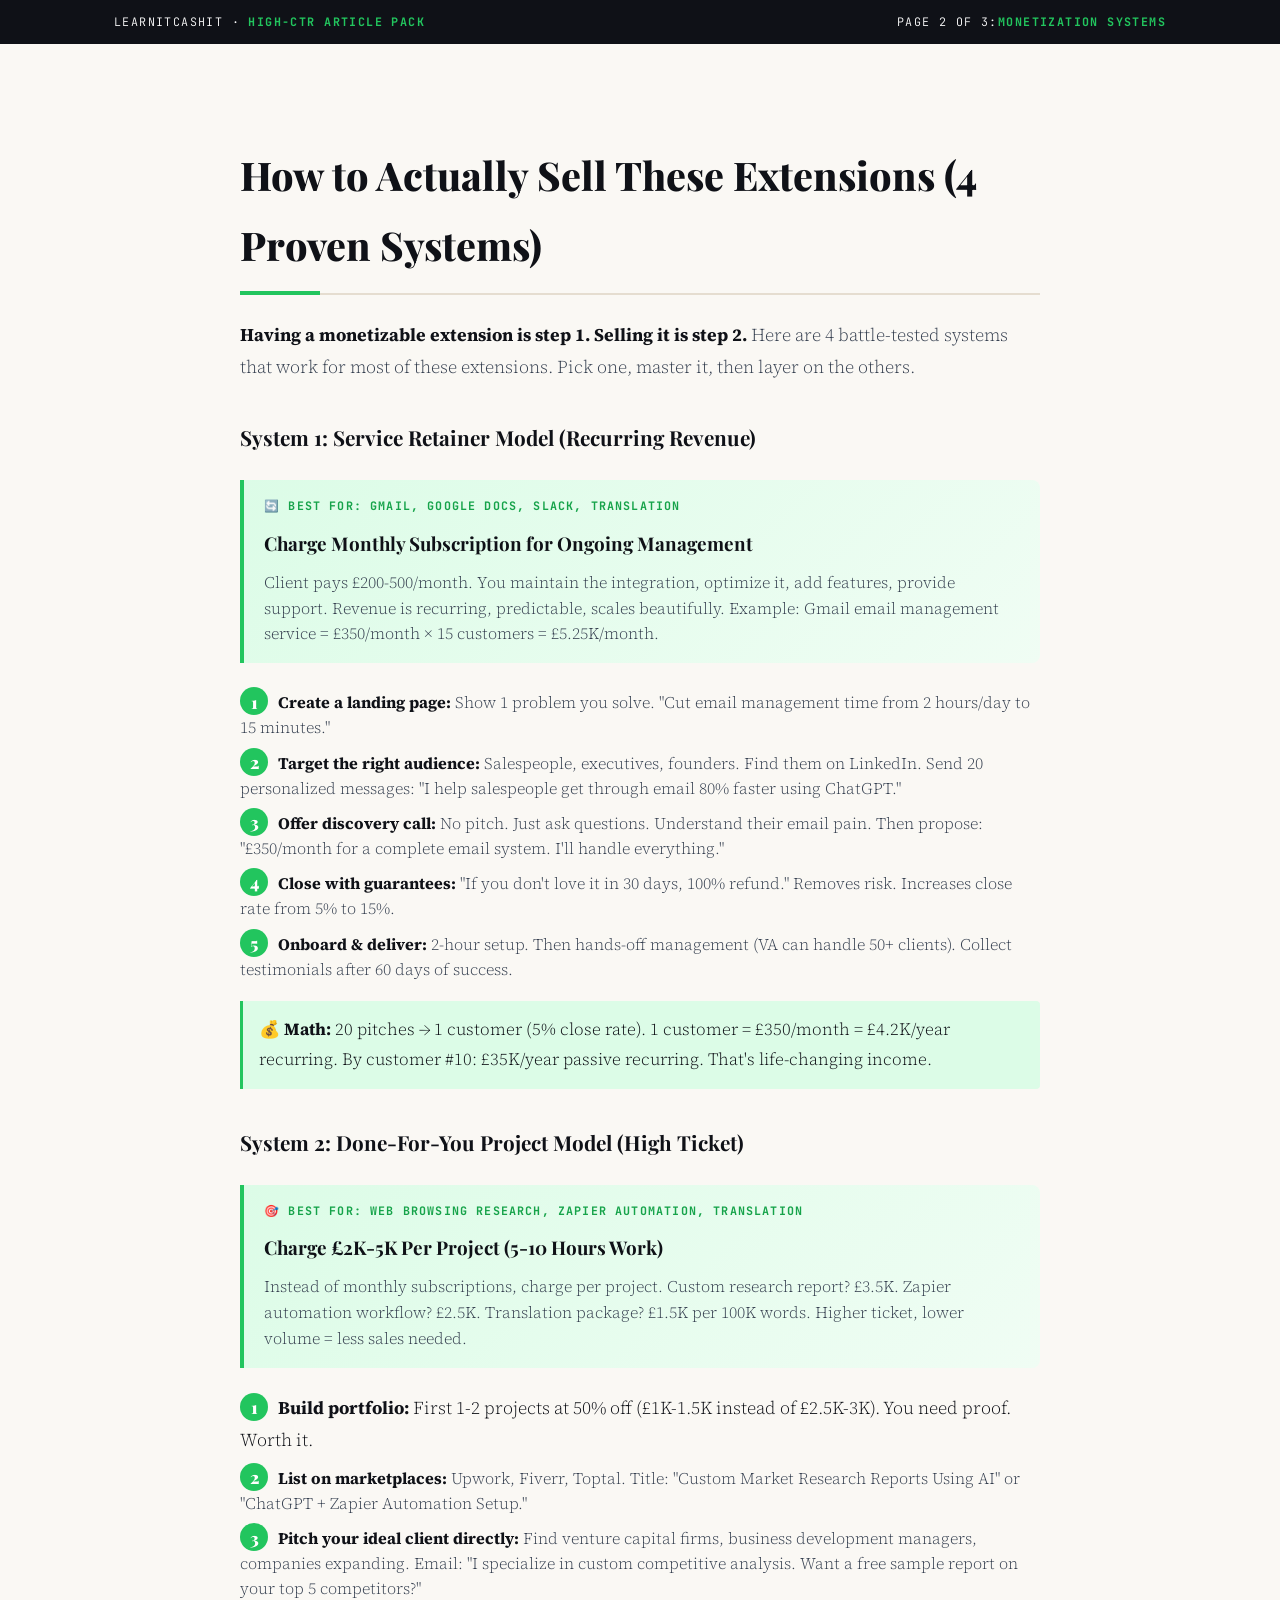
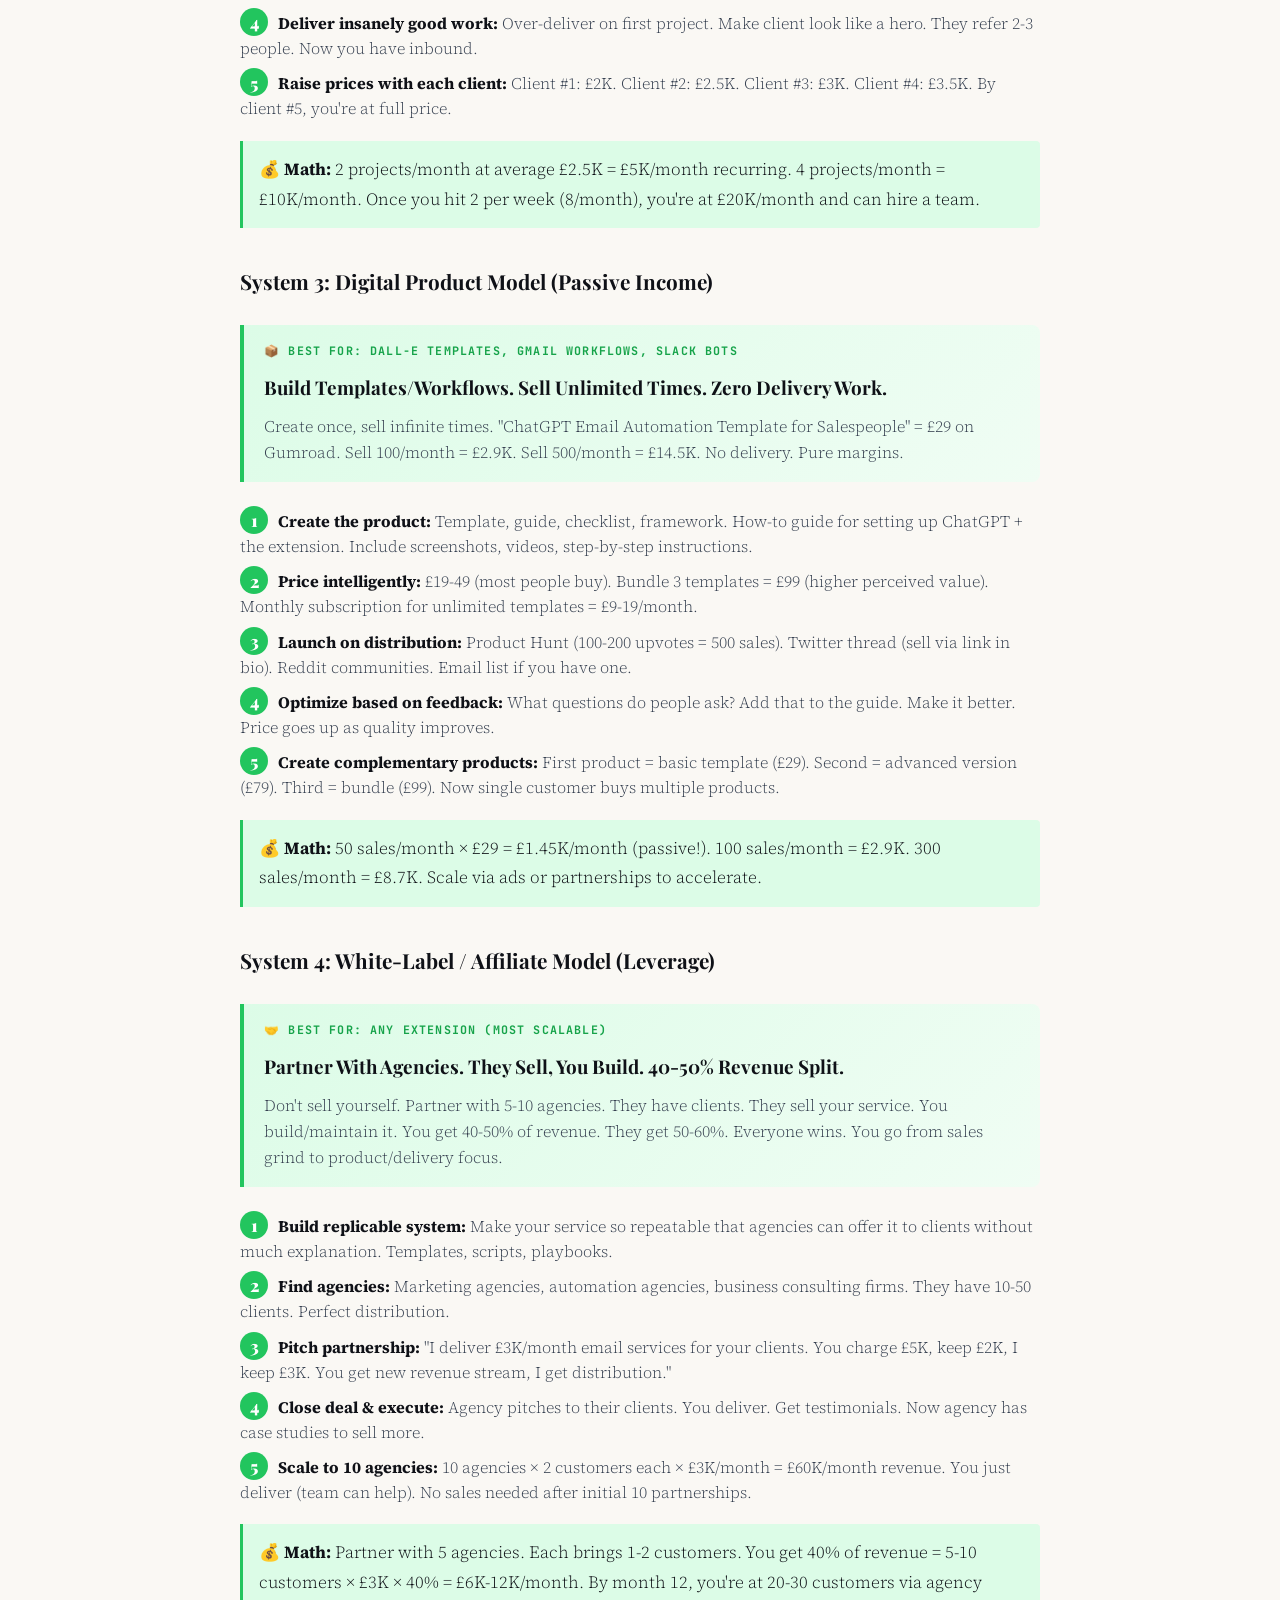
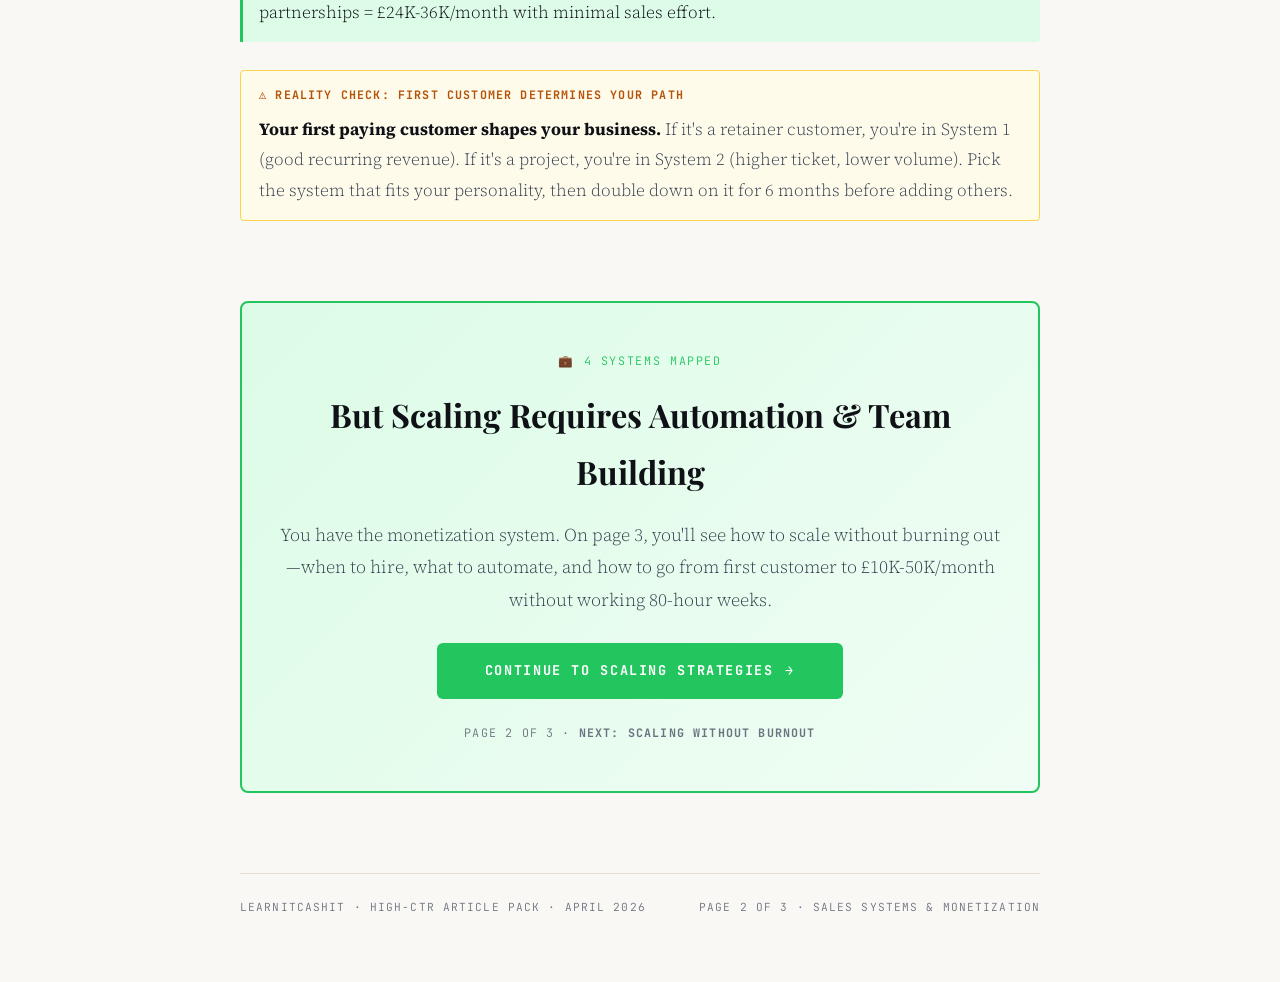
<file: artikel/chatgpt-extensions-money/chatgpt_extensions_money_page_02.html>
<!DOCTYPE html>
<html lang="en">
<head>
<meta charset="UTF-8">
<meta name="viewport" content="width=device-width, initial-scale=1.0, maximum-scale=5.0">
<title>Monetize ChatGPT Extensions: Proven Sales Systems</title>
<meta name="description" content="How to sell ChatGPT extensions. Pricing strategies. Sales systems that work. Page 2 of the complete money-making guide.">
<link rel="preconnect" href="https://fonts.googleapis.com">
<link href="https://fonts.googleapis.com/css2?family=Playfair+Display:wght@700;900&family=Source+Serif+4:ital,wght@0,300;0,400;0,600;1,300;1,400&family=JetBrains+Mono:wght@400;600&display=swap" rel="stylesheet">
<style>
  * { box-sizing: border-box; }
  html, body { width: 100%; height: auto; overflow-x: hidden; margin: 0; padding: 0; }
  :root {
    --ink: #0f1117;
    --ink-soft: #374151;
    --ink-muted: #6B7280;
    --cream: #FAF8F4;
    --cream-dark: #F3EFE8;
    --accent: #22C55E;
    --accent-dark: #16A34A;
    --accent-light: #DCFCE7;
    --rule: #E5DDD0;
    --font-display: 'Playfair Display', Georgia, serif;
    --font-body: 'Source Serif 4', Georgia, serif;
    --font-mono: 'JetBrains Mono', monospace;
    --max-w: 800px;
  }
  html { font-size: 18px; scroll-behavior: smooth; }
  body { background: var(--cream); color: var(--ink); font-family: var(--font-body); font-weight: 300; line-height: 1.75; -webkit-font-smoothing: antialiased; }
  .page-wrap { max-width: 1100px; margin: 0 auto; padding: 0 24px; width: 100%; }
  .article-body { max-width: var(--max-w); margin: 0 auto; width: 100%; }
  .meta-header { background: var(--ink); color: #fff; padding: 12px 0; font-family: var(--font-mono); font-size: 0.65rem; letter-spacing: 0.12em; text-transform: uppercase; width: 100%; }
  .meta-header .inner { max-width: 1100px; margin: 0 auto; padding: 0 24px; display: flex; justify-content: space-between; gap: 6px; width: 100%; }
  .meta-header strong { color: #22C55E; }
  
  .article-content { padding: 40px 0 40px; }
  p { font-size: 1rem; color: var(--ink-soft); line-height: 1.8; margin-bottom: 1.5rem; }
  p strong { color: var(--ink); }
  
  h2 { font-family: var(--font-display); font-size: clamp(1.6rem, 3.5vw, 2.2rem); font-weight: 800; color: var(--ink); margin: 56px 0 24px; padding-bottom: 14px; border-bottom: 2px solid var(--rule); position: relative; }
  h2::before { content: ''; position: absolute; bottom: -2px; left: 0; width: 80px; height: 4px; background: var(--accent); }
  h3 { font-family: var(--font-display); font-size: 1.15rem; font-weight: 700; color: var(--ink); margin: 36px 0 12px; }
  
  /* SYSTEM BLOCK */
  .system-block { margin: 24px 0; padding: 16px 20px; background: linear-gradient(135deg, var(--accent-light) 0%, #F0FDF4 100%); border-left: 4px solid var(--accent); border-radius: 0 8px 8px 0; }
  .system-label { font-family: var(--font-mono); font-size: 0.65rem; letter-spacing: 0.1em; text-transform: uppercase; color: var(--accent-dark); margin-bottom: 10px; font-weight: 700; }
  .system-title { font-family: var(--font-display); font-size: 1.05rem; color: var(--ink); margin-bottom: 10px; font-weight: 700; }
  .system-detail { font-size: 0.9rem; color: var(--ink-soft); line-height: 1.6; }
  
  /* STEPS */
  .sales-steps { margin: 16px 0; }
  .step-num { display: inline-flex; align-items: center; justify-content: center; width: 28px; height: 28px; background: var(--accent); color: #fff; border-radius: 50%; font-family: var(--font-display); font-size: 0.95rem; font-weight: 900; margin-right: 10px; }
  .step-text { font-size: 0.9rem; color: var(--ink-soft); margin: 8px 0; line-height: 1.5; }
  .step-text strong { color: var(--ink); }
  
  /* QUICK WIN */
  .quick-win { margin: 20px 0; padding: 14px 16px; background: var(--accent-light); border-left: 3px solid var(--accent); border-radius: 0 4px 4px 0; font-size: 0.95rem; }
  .quick-win strong { color: var(--ink); }
  
  /* REALITY BOX */
  .reality-box { margin: 28px 0; padding: 14px 18px; background: #FFFBEB; border: 1px solid #FCD34D; border-radius: 4px; }
  .reality-header { font-family: var(--font-mono); font-size: 0.65rem; letter-spacing: 0.1em; text-transform: uppercase; color: #B45309; margin-bottom: 8px; font-weight: 700; }
  .reality-box p { font-size: 0.95rem; margin: 0; }
  
  .cta-hook { background: linear-gradient(135deg, var(--accent-light) 0%, #F0FDF4 100%); border: 2px solid var(--accent); border-radius: 8px; padding: 48px 36px; margin: 80px 0; text-align: center; }
  .cta-label { font-family: var(--font-mono); font-size: 0.65rem; letter-spacing: 0.14em; text-transform: uppercase; color: var(--accent); margin-bottom: 16px; display: block; }
  .cta-hook h3 { font-size: 1.8rem; color: var(--ink); margin: 0 0 18px 0; }
  .cta-button { display: inline-flex; align-items: center; gap: 12px; padding: 16px 48px; background: var(--accent); color: #fff; text-decoration: none; border-radius: 6px; font-family: var(--font-mono); font-size: 0.75rem; letter-spacing: 0.12em; text-transform: uppercase; font-weight: 700; border: none; cursor: pointer; transition: all 0.3s; }
  .cta-button:hover { background: var(--accent-dark); transform: translateY(-2px); }
  .cta-button::after { content: '→'; }
  
  .page-indicator { margin-top: 24px; font-family: var(--font-mono); font-size: 0.65rem; letter-spacing: 0.1em; text-transform: uppercase; color: var(--ink-muted); }
  .article-footer { padding: 24px 0; border-top: 1px solid var(--rule); margin-top: 40px; font-family: var(--font-mono); font-size: 0.62rem; color: var(--ink-muted); letter-spacing: 0.1em; text-transform: uppercase; display: flex; justify-content: space-between; gap: 8px; flex-wrap: wrap; }

  @media (max-width: 768px) {
    html { font-size: 16px; }
    h2 { font-size: clamp(1.4rem, 3.5vw, 1.8rem); }
    .system-block { padding: 14px 16px; }
    .step-num { width: 26px; height: 26px; font-size: 0.9rem; }
    .cta-hook { padding: 36px 24px; }
    .cta-button { padding: 13px 28px; }
  }
  @media (max-width: 480px) {
    html { font-size: 15px; }
    .page-wrap { padding: 0 12px; }
    .article-content { padding: 28px 0 18px; }
    h2 { font-size: clamp(1.2rem, 4vw, 1.6rem); margin: 36px 0 14px; }
    h3 { font-size: clamp(1rem, 2.8vw, 1.12rem); }
    .system-block { padding: 12px 14px; margin: 16px 0; }
    .system-label { font-size: 0.55rem; margin-bottom: 8px; }
    .system-title { font-size: 0.98rem; }
    .system-detail { font-size: 0.82rem; }
    .step-num { width: 24px; height: 24px; font-size: 0.8rem; margin-right: 8px; }
    .step-text { font-size: 0.8rem; margin: 6px 0; }
    .quick-win { padding: 11px 12px; font-size: 0.82rem; }
    .cta-hook { padding: 24px 13px; }
    .cta-button { padding: 12px 20px; width: 100%; font-size: 0.56rem; }
  }
</style>
</head>
<body>

<header class="meta-header">
  <div class="inner">
    <div>LearnItCashIt  ·  <strong>High-CTR Article Pack</strong></div>
    <div><span>Page 2 of 3:</span><strong>Monetization Systems</strong></div>
  </div>
</header>

<div class="page-wrap">
  <article class="article-content">
    <div class="article-body">

      <h2>How to Actually Sell These Extensions (4 Proven Systems)</h2>

      <p><strong>Having a monetizable extension is step 1. Selling it is step 2.</strong> Here are 4 battle-tested systems that work for most of these extensions. Pick one, master it, then layer on the others.</p>

      <h3>System 1: Service Retainer Model (Recurring Revenue)</h3>

      <div class="system-block">
        <div class="system-label">🔄 Best For: Gmail, Google Docs, Slack, Translation</div>
        <div class="system-title">Charge Monthly Subscription for Ongoing Management</div>
        <div class="system-detail">
          Client pays £200-500/month. You maintain the integration, optimize it, add features, provide support. Revenue is recurring, predictable, scales beautifully. Example: Gmail email management service = £350/month × 15 customers = £5.25K/month.
        </div>
      </div>

      <div class="sales-steps">
        <div class="step-text"><span class="step-num">1</span><strong>Create a landing page:</strong> Show 1 problem you solve. "Cut email management time from 2 hours/day to 15 minutes."</div>
        <div class="step-text"><span class="step-num">2</span><strong>Target the right audience:</strong> Salespeople, executives, founders. Find them on LinkedIn. Send 20 personalized messages: "I help salespeople get through email 80% faster using ChatGPT."</div>
        <div class="step-text"><span class="step-num">3</span><strong>Offer discovery call:</strong> No pitch. Just ask questions. Understand their email pain. Then propose: "£350/month for a complete email system. I'll handle everything."</div>
        <div class="step-text"><span class="step-num">4</span><strong>Close with guarantees:</strong> "If you don't love it in 30 days, 100% refund." Removes risk. Increases close rate from 5% to 15%.</div>
        <div class="step-text"><span class="step-num">5</span><strong>Onboard & deliver:</strong> 2-hour setup. Then hands-off management (VA can handle 50+ clients). Collect testimonials after 60 days of success.</div>
      </div>

      <div class="quick-win">
        <strong>💰 Math:</strong> 20 pitches → 1 customer (5% close rate). 1 customer = £350/month = £4.2K/year recurring. By customer #10: £35K/year passive recurring. That's life-changing income.
      </div>

      <h3>System 2: Done-For-You Project Model (High Ticket)</h3>

      <div class="system-block">
        <div class="system-label">🎯 Best For: Web Browsing research, Zapier automation, Translation</div>
        <div class="system-title">Charge £2K-5K Per Project (5-10 Hours Work)</div>
        <div class="system-detail">
          Instead of monthly subscriptions, charge per project. Custom research report? £3.5K. Zapier automation workflow? £2.5K. Translation package? £1.5K per 100K words. Higher ticket, lower volume = less sales needed.
        </div>
      </div>

      <div class="sales-steps">
        <div class="step-num">1</div><strong>Build portfolio:</strong> First 1-2 projects at 50% off (£1K-1.5K instead of £2.5K-3K). You need proof. Worth it.
        <div class="step-text"></div>
        <div class="step-text"><span class="step-num">2</span><strong>List on marketplaces:</strong> Upwork, Fiverr, Toptal. Title: "Custom Market Research Reports Using AI" or "ChatGPT + Zapier Automation Setup."</div>
        <div class="step-text"><span class="step-num">3</span><strong>Pitch your ideal client directly:</strong> Find venture capital firms, business development managers, companies expanding. Email: "I specialize in custom competitive analysis. Want a free sample report on your top 5 competitors?"</div>
        <div class="step-text"><span class="step-num">4</span><strong>Deliver insanely good work:</strong> Over-deliver on first project. Make client look like a hero. They refer 2-3 people. Now you have inbound.
</div>
        <div class="step-text"><span class="step-num">5</span><strong>Raise prices with each client:</strong> Client #1: £2K. Client #2: £2.5K. Client #3: £3K. Client #4: £3.5K. By client #5, you're at full price.</div>
      </div>

      <div class="quick-win">
        <strong>💰 Math:</strong> 2 projects/month at average £2.5K = £5K/month recurring. 4 projects/month = £10K/month. Once you hit 2 per week (8/month), you're at £20K/month and can hire a team.
      </div>

      <h3>System 3: Digital Product Model (Passive Income)</h3>

      <div class="system-block">
        <div class="system-label">📦 Best For: DALL-E templates, Gmail workflows, Slack bots</div>
        <div class="system-title">Build Templates/Workflows. Sell Unlimited Times. Zero Delivery Work.</div>
        <div class="system-detail">
          Create once, sell infinite times. "ChatGPT Email Automation Template for Salespeople" = £29 on Gumroad. Sell 100/month = £2.9K. Sell 500/month = £14.5K. No delivery. Pure margins.
        </div>
      </div>

      <div class="sales-steps">
        <div class="step-text"><span class="step-num">1</span><strong>Create the product:</strong> Template, guide, checklist, framework. How-to guide for setting up ChatGPT + the extension. Include screenshots, videos, step-by-step instructions.</div>
        <div class="step-text"><span class="step-num">2</span><strong>Price intelligently:</strong> £19-49 (most people buy). Bundle 3 templates = £99 (higher perceived value). Monthly subscription for unlimited templates = £9-19/month.</div>
        <div class="step-text"><span class="step-num">3</span><strong>Launch on distribution:</strong> Product Hunt (100-200 upvotes = 500 sales). Twitter thread (sell via link in bio). Reddit communities. Email list if you have one.</div>
        <div class="step-text"><span class="step-num">4</span><strong>Optimize based on feedback:</strong> What questions do people ask? Add that to the guide. Make it better. Price goes up as quality improves.</div>
        <div class="step-text"><span class="step-num">5</span><strong>Create complementary products:</strong> First product = basic template (£29). Second = advanced version (£79). Third = bundle (£99). Now single customer buys multiple products.</div>
      </div>

      <div class="quick-win">
        <strong>💰 Math:</strong> 50 sales/month × £29 = £1.45K/month (passive!). 100 sales/month = £2.9K. 300 sales/month = £8.7K. Scale via ads or partnerships to accelerate.
      </div>

      <h3>System 4: White-Label / Affiliate Model (Leverage)</h3>

      <div class="system-block">
        <div class="system-label">🤝 Best For: Any extension (most scalable)</div>
        <div class="system-title">Partner With Agencies. They Sell, You Build. 40-50% Revenue Split.</div>
        <div class="system-detail">
          Don't sell yourself. Partner with 5-10 agencies. They have clients. They sell your service. You build/maintain it. You get 40-50% of revenue. They get 50-60%. Everyone wins. You go from sales grind to product/delivery focus.
        </div>
      </div>

      <div class="sales-steps">
        <div class="step-text"><span class="step-num">1</span><strong>Build replicable system:</strong> Make your service so repeatable that agencies can offer it to clients without much explanation. Templates, scripts, playbooks.</div>
        <div class="step-text"><span class="step-num">2</span><strong>Find agencies:</strong> Marketing agencies, automation agencies, business consulting firms. They have 10-50 clients. Perfect distribution.</div>
        <div class="step-text"><span class="step-num">3</span><strong>Pitch partnership:</strong> "I deliver £3K/month email services for your clients. You charge £5K, keep £2K, I keep £3K. You get new revenue stream, I get distribution."</div>
        <div class="step-text"><span class="step-num">4</span><strong>Close deal & execute:</strong> Agency pitches to their clients. You deliver. Get testimonials. Now agency has case studies to sell more.</div>
        <div class="step-text"><span class="step-num">5</span><strong>Scale to 10 agencies:</strong> 10 agencies × 2 customers each × £3K/month = £60K/month revenue. You just deliver (team can help). No sales needed after initial 10 partnerships.</div>
      </div>

      <div class="quick-win">
        <strong>💰 Math:</strong> Partner with 5 agencies. Each brings 1-2 customers. You get 40% of revenue = 5-10 customers × £3K × 40% = £6K-12K/month. By month 12, you're at 20-30 customers via agency partnerships = £24K-36K/month with minimal sales effort.
      </div>

      <div class="reality-box">
        <div class="reality-header">⚠️ Reality Check: First Customer Determines Your Path</div>
        <p><strong>Your first paying customer shapes your business.</strong> If it's a retainer customer, you're in System 1 (good recurring revenue). If it's a project, you're in System 2 (higher ticket, lower volume). Pick the system that fits your personality, then double down on it for 6 months before adding others.
</p>
      </div>

      <!-- CTA -->
      <div class="cta-hook">
        <span class="cta-label">💼 4 Systems Mapped</span>
        <h3>But Scaling Requires Automation & Team Building</h3>
        <p>You have the monetization system. On page 3, you'll see how to scale without burning out—when to hire, what to automate, and how to go from first customer to £10K-50K/month without working 80-hour weeks.</p>
        <a href="#" class="cta-button">Continue to Scaling Strategies</a>
        <div class="page-indicator">PAGE 2 OF 3  ·  <strong>Next: Scaling Without Burnout</strong></div>
      </div>

      <footer class="article-footer">
        <span>LearnItCashIt · High-CTR Article Pack · April 2026</span>
        <span>Page 2 of 3 · Sales Systems & Monetization</span>
      </footer>

    </div>
  </article>
</div>

</body>
</html>
</file>
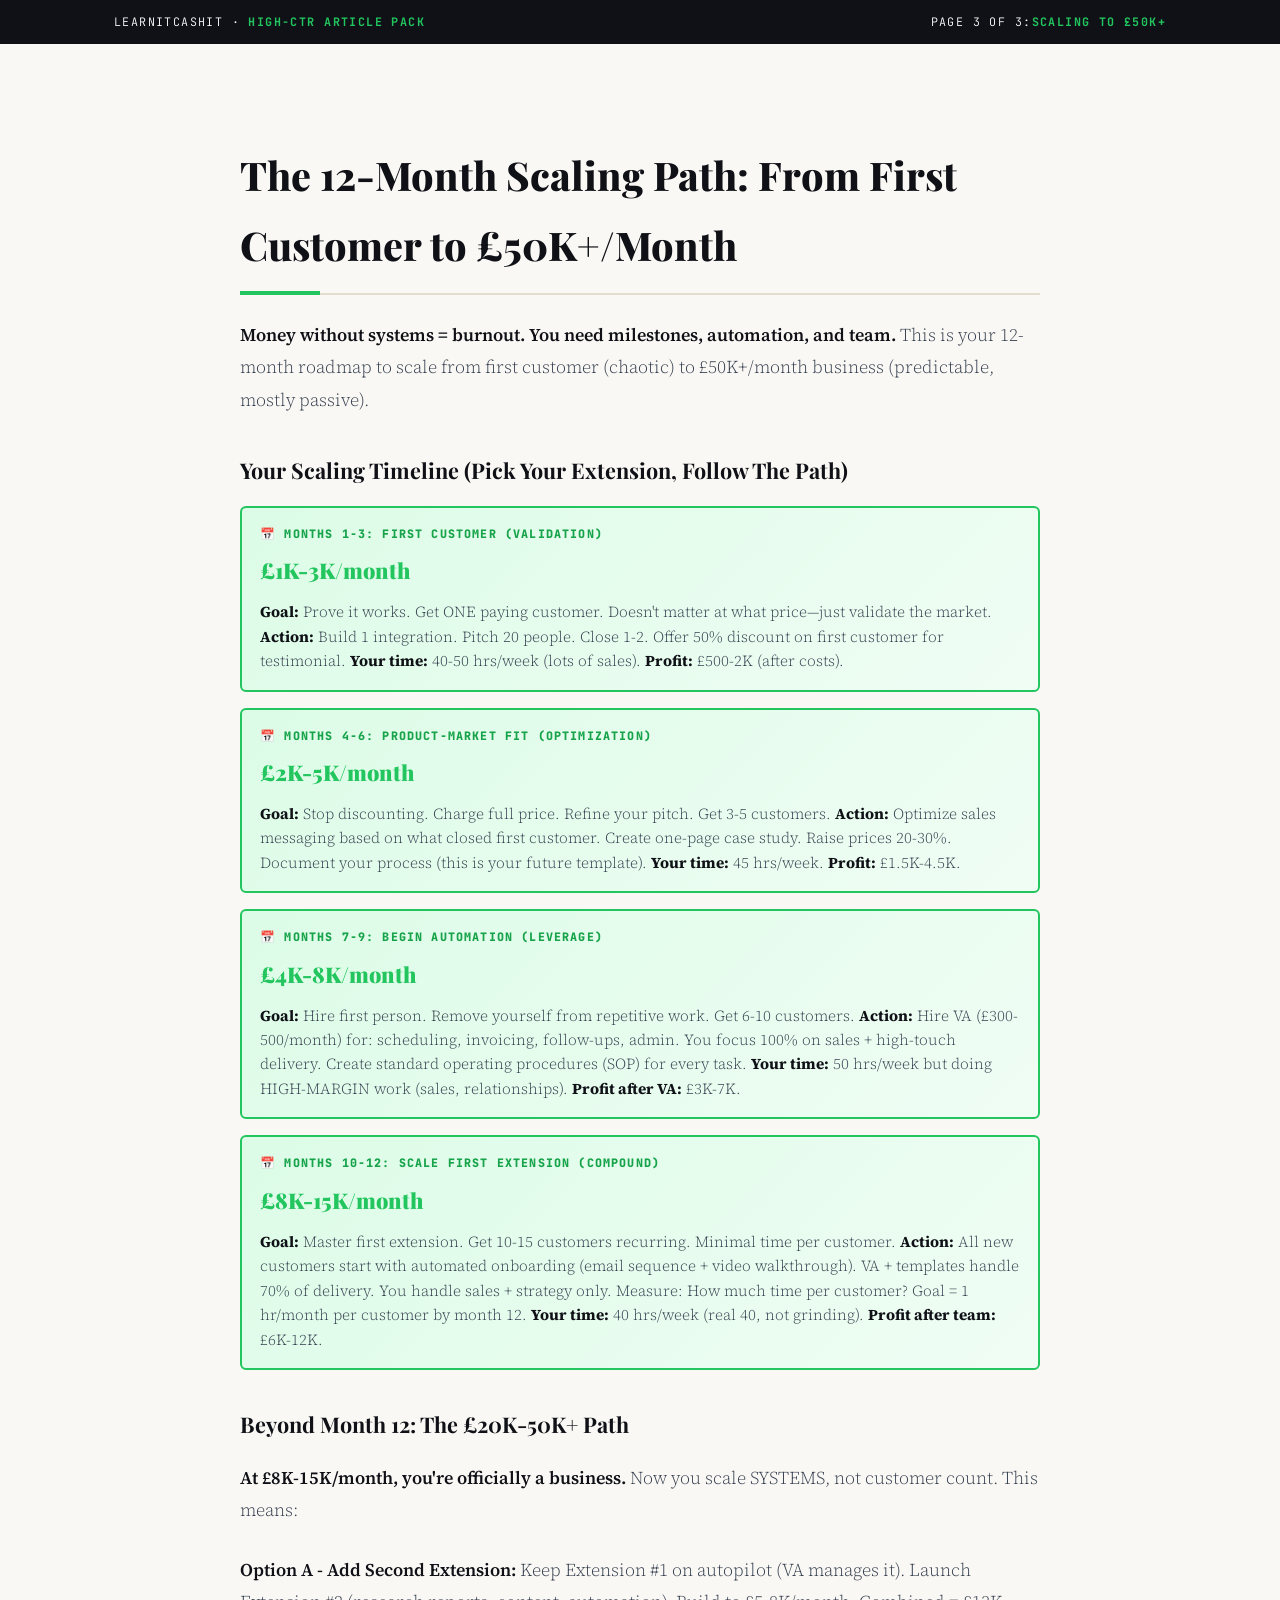
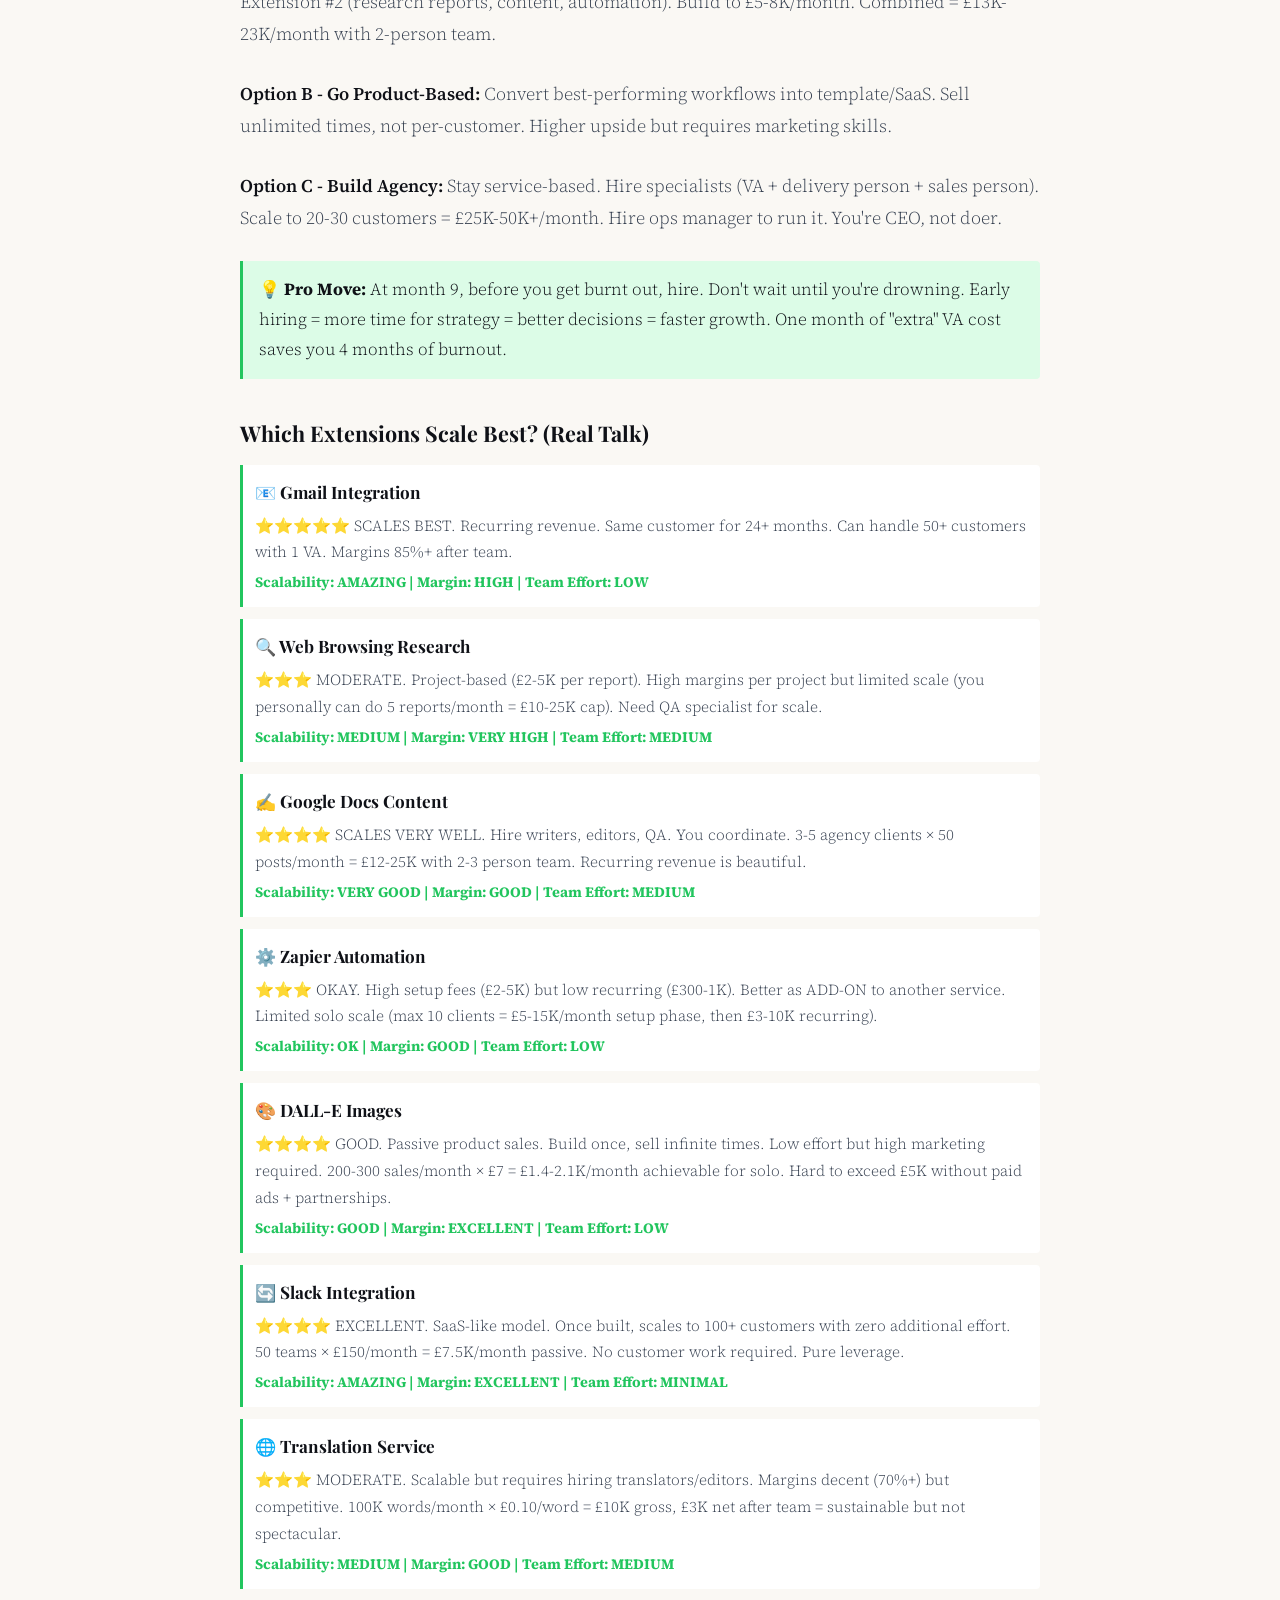
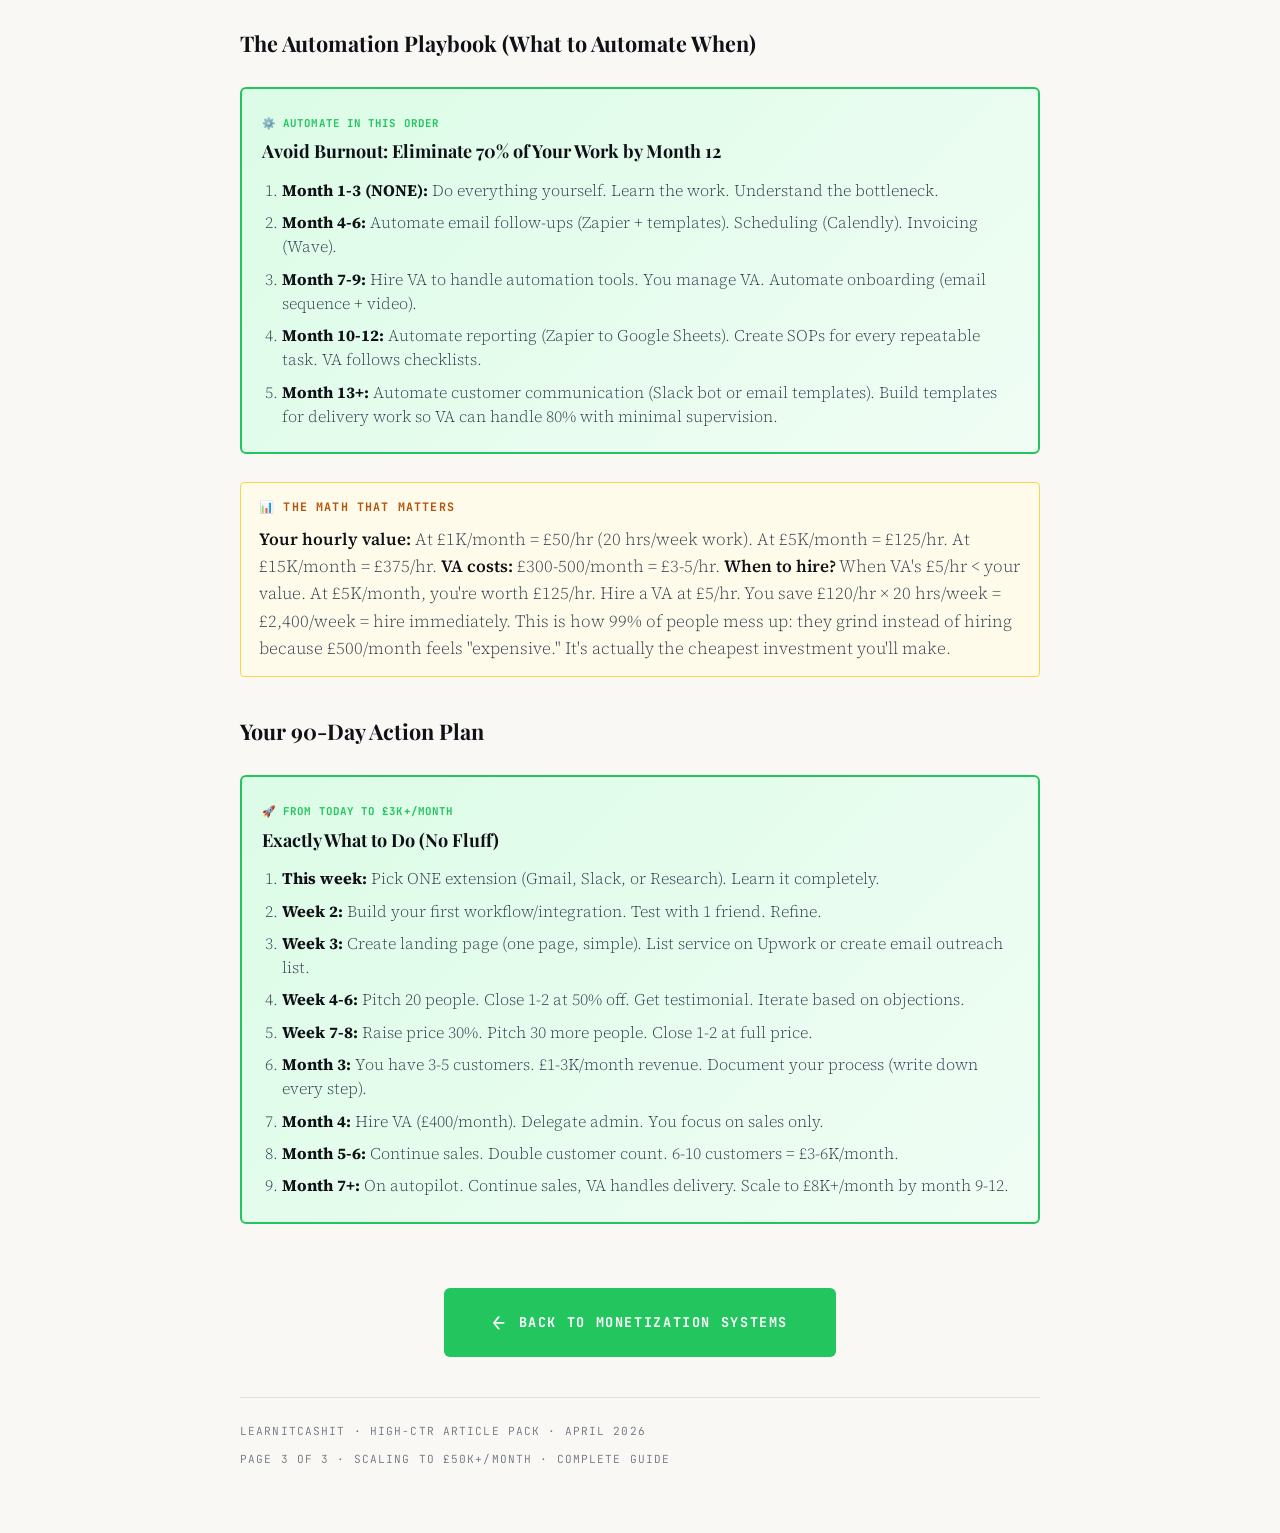
<file: artikel/chatgpt-extensions-money/chatgpt_extensions_money_page_03.html>
<!DOCTYPE html>
<html lang="en">
<head>
<meta charset="UTF-8">
<meta name="viewport" content="width=device-width, initial-scale=1.0, maximum-scale=5.0">
<title>Scale ChatGPT Extensions to £50K+/Month Without Burning Out</title>
<meta name="description" content="Scaling systems. Automation. Team building. From solo to £50K+/month recurring revenue. Page 3 of the money-making extensions guide.">
<link rel="preconnect" href="https://fonts.googleapis.com">
<link href="https://fonts.googleapis.com/css2?family=Playfair+Display:wght@700;900&family=Source+Serif+4:ital,wght@0,300;0,400;0,600;1,300;1,400&family=JetBrains+Mono:wght@400;600&display=swap" rel="stylesheet">
<style>
  * { box-sizing: border-box; }
  html, body { width: 100%; height: auto; overflow-x: hidden; margin: 0; padding: 0; }
  :root {
    --ink: #0f1117;
    --ink-soft: #374151;
    --ink-muted: #6B7280;
    --cream: #FAF8F4;
    --cream-dark: #F3EFE8;
    --accent: #22C55E;
    --accent-dark: #16A34A;
    --accent-light: #DCFCE7;
    --rule: #E5DDD0;
    --font-display: 'Playfair Display', Georgia, serif;
    --font-body: 'Source Serif 4', Georgia, serif;
    --font-mono: 'JetBrains Mono', monospace;
    --max-w: 800px;
  }
  html { font-size: 18px; scroll-behavior: smooth; }
  body { background: var(--cream); color: var(--ink); font-family: var(--font-body); font-weight: 300; line-height: 1.75; -webkit-font-smoothing: antialiased; }
  .page-wrap { max-width: 1100px; margin: 0 auto; padding: 0 24px; width: 100%; }
  .article-body { max-width: var(--max-w); margin: 0 auto; width: 100%; }
  .meta-header { background: var(--ink); color: #fff; padding: 12px 0; font-family: var(--font-mono); font-size: 0.65rem; letter-spacing: 0.12em; text-transform: uppercase; width: 100%; }
  .meta-header .inner { max-width: 1100px; margin: 0 auto; padding: 0 24px; display: flex; justify-content: space-between; gap: 6px; width: 100%; }
  .meta-header strong { color: #22C55E; }
  
  .article-content { padding: 40px 0 40px; }
  p { font-size: 1rem; color: var(--ink-soft); line-height: 1.8; margin-bottom: 1.5rem; }
  p strong { color: var(--ink); font-weight: 600; }
  
  h2 { font-family: var(--font-display); font-size: clamp(1.6rem, 3.5vw, 2.2rem); font-weight: 800; color: var(--ink); margin: 56px 0 24px; padding-bottom: 14px; border-bottom: 2px solid var(--rule); position: relative; }
  h2::before { content: ''; position: absolute; bottom: -2px; left: 0; width: 80px; height: 4px; background: var(--accent); }
  h3 { font-family: var(--font-display); font-size: 1.2rem; font-weight: 700; color: var(--ink); margin: 36px 0 12px; }
  
  /* MILESTONE CARDS */
  .milestone-card { margin: 16px 0; padding: 16px 18px; background: linear-gradient(135deg, var(--accent-light) 0%, #F0FDF4 100%); border: 2px solid var(--accent); border-radius: 6px; }
  .milestone-period { font-family: var(--font-mono); font-size: 0.65rem; letter-spacing: 0.1em; text-transform: uppercase; color: var(--accent-dark); margin-bottom: 8px; font-weight: 800; }
  .milestone-revenue { font-family: var(--font-display); font-size: 1.2rem; font-weight: 900; color: var(--accent); margin-bottom: 10px; }
  .milestone-detail { font-size: 0.85rem; color: var(--ink-soft); line-height: 1.6; }
  .milestone-detail strong { color: var(--ink); }
  
  /* QUICK WIN */
  .quick-win { margin: 20px 0; padding: 14px 16px; background: var(--accent-light); border-left: 3px solid var(--accent); border-radius: 0 4px 4px 0; font-size: 0.95rem; }
  .quick-win strong { color: var(--ink); }
  
  /* REALITY BOX */
  .reality-box { margin: 28px 0; padding: 14px 18px; background: #FFFBEB; border: 1px solid #FCD34D; border-radius: 4px; }
  .reality-header { font-family: var(--font-mono); font-size: 0.65rem; letter-spacing: 0.1em; text-transform: uppercase; color: #B45309; margin-bottom: 8px; font-weight: 700; }
  .reality-box p { font-size: 0.95rem; margin: 0; line-height: 1.6; }
  
  /* COMPARISON TABLE */
  .comparison-row { margin: 12px 0; padding: 12px; background: #fff; border-left: 3px solid var(--accent); border-radius: 0 4px 4px 0; }
  .comp-title { font-family: var(--font-display); font-size: 0.95rem; font-weight: 700; color: var(--ink); margin-bottom: 6px; }
  .comp-detail { font-size: 0.85rem; color: var(--ink-soft); }
  .comp-rating { font-size: 0.8rem; color: var(--accent); margin-top: 4px; font-weight: 700; }
  
  /* ACTION FINAL */
  .action-final { margin: 24px 0; padding: 16px 20px; background: linear-gradient(135deg, var(--accent-light) 0%, #F0FDF4 100%); border: 2px solid var(--accent); border-radius: 6px; }
  .action-label { font-family: var(--font-mono); font-size: 0.6rem; letter-spacing: 0.1em; text-transform: uppercase; color: var(--accent); margin-bottom: 10px; font-weight: 700; }
  .action-final h4 { font-family: var(--font-display); font-size: 1rem; color: var(--ink); margin: 0 0 10px 0; font-weight: 700; }
  .action-final ol { margin: 0; padding-left: 20px; }
  .action-final li { margin: 8px 0; font-size: 0.9rem; color: var(--ink-soft); line-height: 1.5; }
  .action-final li strong { color: var(--ink); }
  
  .cta-button-prev { display: inline-flex; align-items: center; gap: 12px; padding: 16px 48px; background: var(--accent); color: #fff; text-decoration: none; border-radius: 6px; font-family: var(--font-mono); font-size: 0.75rem; letter-spacing: 0.12em; text-transform: uppercase; font-weight: 700; border: none; cursor: pointer; transition: all 0.3s; margin-top: 24px; }
  .cta-button-prev:hover { background: var(--accent-dark); transform: translateY(-2px); }
  .cta-button-prev::before { content: '←'; font-size: 1.2rem; }
  
  .page-indicator { margin-top: 24px; font-family: var(--font-mono); font-size: 0.65rem; letter-spacing: 0.1em; text-transform: uppercase; color: var(--ink-muted); }
  .article-footer { padding: 24px 0; border-top: 1px solid var(--rule); margin-top: 40px; font-family: var(--font-mono); font-size: 0.62rem; color: var(--ink-muted); letter-spacing: 0.1em; text-transform: uppercase; display: flex; justify-content: space-between; gap: 8px; flex-wrap: wrap; }

  @media (max-width: 768px) {
    html { font-size: 16px; }
    h2 { font-size: clamp(1.3rem, 3.5vw, 1.8rem); }
    .milestone-card { padding: 14px 16px; }
    .milestone-revenue { font-size: 1rem; }
    .comparison-row { padding: 10px; }
    .action-final { padding: 14px 16px; }
    .cta-button-prev { padding: 13px 28px; }
  }
  @media (max-width: 480px) {
    html { font-size: 15px; }
    .page-wrap { padding: 0 12px; }
    .article-content { padding: 28px 0 18px; }
    p { font-size: 0.93rem; margin-bottom: 13px; }
    h2 { font-size: clamp(1.2rem, 4vw, 1.6rem); margin: 36px 0 14px; }
    h3 { font-size: clamp(1rem, 2.8vw, 1.12rem); }
    .milestone-card { padding: 12px 14px; margin: 12px 0; }
    .milestone-period { font-size: 0.55rem; }
    .milestone-revenue { font-size: 0.95rem; }
    .milestone-detail { font-size: 0.78rem; }
    .quick-win { padding: 11px 12px; font-size: 0.82rem; }
    .comparison-row { padding: 10px; margin: 10px 0; }
    .comp-title { font-size: 0.88rem; }
    .comp-detail { font-size: 0.75rem; }
    .action-final { padding: 12px 14px; }
    .action-label { font-size: 0.5rem; }
    .action-final li { font-size: 0.8rem; }
    .cta-button-prev { padding: 12px 20px; width: 100%; font-size: 0.56rem; }
  }
</style>
</head>
<body>

<header class="meta-header">
  <div class="inner">
    <div>LearnItCashIt  ·  <strong>High-CTR Article Pack</strong></div>
    <div><span>Page 3 of 3:</span><strong>Scaling to £50K+</strong></div>
  </div>
</header>

<div class="page-wrap">
  <article class="article-content">
    <div class="article-body">

      <h2>The 12-Month Scaling Path: From First Customer to £50K+/Month</h2>

      <p><strong>Money without systems = burnout. You need milestones, automation, and team.</strong> This is your 12-month roadmap to scale from first customer (chaotic) to £50K+/month business (predictable, mostly passive).</p>

      <h3>Your Scaling Timeline (Pick Your Extension, Follow The Path)</h3>

      <div class="milestone-card">
        <div class="milestone-period">📅 Months 1-3: First Customer (Validation)</div>
        <div class="milestone-revenue">£1K-3K/month</div>
        <div class="milestone-detail">
          <strong>Goal:</strong> Prove it works. Get ONE paying customer. Doesn't matter at what price—just validate the market. <strong>Action:</strong> Build 1 integration. Pitch 20 people. Close 1-2. Offer 50% discount on first customer for testimonial. <strong>Your time:</strong> 40-50 hrs/week (lots of sales). <strong>Profit:</strong> £500-2K (after costs).</div>
      </div>

      <div class="milestone-card">
        <div class="milestone-period">📅 Months 4-6: Product-Market Fit (Optimization)</div>
        <div class="milestone-revenue">£2K-5K/month</div>
        <div class="milestone-detail">
          <strong>Goal:</strong> Stop discounting. Charge full price. Refine your pitch. Get 3-5 customers. <strong>Action:</strong> Optimize sales messaging based on what closed first customer. Create one-page case study. Raise prices 20-30%. Document your process (this is your future template). <strong>Your time:</strong> 45 hrs/week. <strong>Profit:</strong> £1.5K-4.5K.</div>
      </div>

      <div class="milestone-card">
        <div class="milestone-period">📅 Months 7-9: Begin Automation (Leverage)</div>
        <div class="milestone-revenue">£4K-8K/month</div>
        <div class="milestone-detail">
          <strong>Goal:</strong> Hire first person. Remove yourself from repetitive work. Get 6-10 customers. <strong>Action:</strong> Hire VA (£300-500/month) for: scheduling, invoicing, follow-ups, admin. You focus 100% on sales + high-touch delivery. Create standard operating procedures (SOP) for every task. <strong>Your time:</strong> 50 hrs/week but doing HIGH-MARGIN work (sales, relationships). <strong>Profit after VA:</strong> £3K-7K.</div>
      </div>

      <div class="milestone-card">
        <div class="milestone-period">📅 Months 10-12: Scale First Extension (Compound)</div>
        <div class="milestone-revenue">£8K-15K/month</div>
        <div class="milestone-detail">
          <strong>Goal:</strong> Master first extension. Get 10-15 customers recurring. Minimal time per customer. <strong>Action:</strong> All new customers start with automated onboarding (email sequence + video walkthrough). VA + templates handle 70% of delivery. You handle sales + strategy only. Measure: How much time per customer? Goal = 1 hr/month per customer by month 12. <strong>Your time:</strong> 40 hrs/week (real 40, not grinding). <strong>Profit after team:</strong> £6K-12K.</div>
      </div>

      <h3>Beyond Month 12: The £20K-50K+ Path</h3>

      <p><strong>At £8K-15K/month, you're officially a business.</strong> Now you scale SYSTEMS, not customer count. This means:</p>

      <p><strong>Option A - Add Second Extension:</strong> Keep Extension #1 on autopilot (VA manages it). Launch Extension #2 (research reports, content, automation). Build to £5-8K/month. Combined = £13K-23K/month with 2-person team.</p>

      <p><strong>Option B - Go Product-Based:</strong> Convert best-performing workflows into template/SaaS. Sell unlimited times, not per-customer. Higher upside but requires marketing skills.</p>

      <p><strong>Option C - Build Agency:</strong> Stay service-based. Hire specialists (VA + delivery person + sales person). Scale to 20-30 customers = £25K-50K+/month. Hire ops manager to run it. You're CEO, not doer.</p>

      <div class="quick-win">
        <strong>💡 Pro Move:</strong> At month 9, before you get burnt out, hire. Don't wait until you're drowning. Early hiring = more time for strategy = better decisions = faster growth. One month of "extra" VA cost saves you 4 months of burnout.
      </div>

      <h3>Which Extensions Scale Best? (Real Talk)</h3>

      <div class="comparison-row">
        <div class="comp-title">📧 Gmail Integration</div>
        <div class="comp-detail">⭐⭐⭐⭐⭐ SCALES BEST. Recurring revenue. Same customer for 24+ months. Can handle 50+ customers with 1 VA. Margins 85%+ after team.</div>
        <div class="comp-rating">Scalability: AMAZING | Margin: HIGH | Team Effort: LOW</div>
      </div>

      <div class="comparison-row">
        <div class="comp-title">🔍 Web Browsing Research</div>
        <div class="comp-detail">⭐⭐⭐ MODERATE. Project-based (£2-5K per report). High margins per project but limited scale (you personally can do 5 reports/month = £10-25K cap). Need QA specialist for scale.</div>
        <div class="comp-rating">Scalability: MEDIUM | Margin: VERY HIGH | Team Effort: MEDIUM</div>
      </div>

      <div class="comparison-row">
        <div class="comp-title">✍️ Google Docs Content</div>
        <div class="comp-detail">⭐⭐⭐⭐ SCALES VERY WELL. Hire writers, editors, QA. You coordinate. 3-5 agency clients × 50 posts/month = £12-25K with 2-3 person team. Recurring revenue is beautiful.</div>
        <div class="comp-rating">Scalability: VERY GOOD | Margin: GOOD | Team Effort: MEDIUM</div>
      </div>

      <div class="comparison-row">
        <div class="comp-title">⚙️ Zapier Automation</div>
        <div class="comp-detail">⭐⭐⭐ OKAY. High setup fees (£2-5K) but low recurring (£300-1K). Better as ADD-ON to another service. Limited solo scale (max 10 clients = £5-15K/month setup phase, then £3-10K recurring).</div>
        <div class="comp-rating">Scalability: OK | Margin: GOOD | Team Effort: LOW</div>
      </div>

      <div class="comparison-row">
        <div class="comp-title">🎨 DALL-E Images</div>
        <div class="comp-detail">⭐⭐⭐⭐ GOOD. Passive product sales. Build once, sell infinite times. Low effort but high marketing required. 200-300 sales/month × £7 = £1.4-2.1K/month achievable for solo. Hard to exceed £5K without paid ads + partnerships.</div>
        <div class="comp-rating">Scalability: GOOD | Margin: EXCELLENT | Team Effort: LOW</div>
      </div>

      <div class="comparison-row">
        <div class="comp-title">🔄 Slack Integration</div>
        <div class="comp-detail">⭐⭐⭐⭐ EXCELLENT. SaaS-like model. Once built, scales to 100+ customers with zero additional effort. 50 teams × £150/month = £7.5K/month passive. No customer work required. Pure leverage.</div>
        <div class="comp-rating">Scalability: AMAZING | Margin: EXCELLENT | Team Effort: MINIMAL</div>
      </div>

      <div class="comparison-row">
        <div class="comp-title">🌐 Translation Service</div>
        <div class="comp-detail">⭐⭐⭐ MODERATE. Scalable but requires hiring translators/editors. Margins decent (70%+) but competitive. 100K words/month × £0.10/word = £10K gross, £3K net after team = sustainable but not spectacular.</div>
        <div class="comp-rating">Scalability: MEDIUM | Margin: GOOD | Team Effort: MEDIUM</div>
      </div>

      <h3>The Automation Playbook (What to Automate When)</h3>

      <div class="action-final">
        <span class="action-label">⚙️ Automate In This Order</span>
        <h4>Avoid Burnout: Eliminate 70% of Your Work by Month 12</h4>
        <ol>
          <li><strong>Month 1-3 (NONE):</strong> Do everything yourself. Learn the work. Understand the bottleneck.</li>
          <li><strong>Month 4-6:</strong> Automate email follow-ups (Zapier + templates). Scheduling (Calendly). Invoicing (Wave).</li>
          <li><strong>Month 7-9:</strong> Hire VA to handle automation tools. You manage VA. Automate onboarding (email sequence + video).</li>
          <li><strong>Month 10-12:</strong> Automate reporting (Zapier to Google Sheets). Create SOPs for every repeatable task. VA follows checklists.</li>
          <li><strong>Month 13+:</strong> Automate customer communication (Slack bot or email templates). Build templates for delivery work so VA can handle 80% with minimal supervision.</li>
        </ol>
      </div>

      <div class="reality-box">
        <div class="reality-header">📊 The Math That Matters</div>
        <p><strong>Your hourly value:</strong> At £1K/month = £50/hr (20 hrs/week work). At £5K/month = £125/hr. At £15K/month = £375/hr. <strong>VA costs:</strong> £300-500/month = £3-5/hr. <strong>When to hire?</strong> When VA's £5/hr < your value. At £5K/month, you're worth £125/hr. Hire a VA at £5/hr. You save £120/hr × 20 hrs/week = £2,400/week = hire immediately. This is how 99% of people mess up: they grind instead of hiring because £500/month feels "expensive." It's actually the cheapest investment you'll make.</p>
      </div>

      <h3>Your 90-Day Action Plan</h3>

      <div class="action-final">
        <span class="action-label">🚀 From Today to £3K+/Month</span>
        <h4>Exactly What to Do (No Fluff)</h4>
        <ol>
          <li><strong>This week:</strong> Pick ONE extension (Gmail, Slack, or Research). Learn it completely.</li>
          <li><strong>Week 2:</strong> Build your first workflow/integration. Test with 1 friend. Refine.</li>
          <li><strong>Week 3:</strong> Create landing page (one page, simple). List service on Upwork or create email outreach list.</li>
          <li><strong>Week 4-6:</strong> Pitch 20 people. Close 1-2 at 50% off. Get testimonial. Iterate based on objections.</li>
          <li><strong>Week 7-8:</strong> Raise price 30%. Pitch 30 more people. Close 1-2 at full price.</li>
          <li><strong>Month 3:</strong> You have 3-5 customers. £1-3K/month revenue. Document your process (write down every step).</li>
          <li><strong>Month 4:</strong> Hire VA (£400/month). Delegate admin. You focus on sales only.</li>
          <li><strong>Month 5-6:</strong> Continue sales. Double customer count. 6-10 customers = £3-6K/month.</li>
          <li><strong>Month 7+:</strong> On autopilot. Continue sales, VA handles delivery. Scale to £8K+/month by month 9-12.</li>
        </ol>
      </div>

      <!-- NAVIGATION -->
      <div style="text-align: center; margin-top: 40px;">
        <a href="#" class="cta-button-prev">Back to Monetization Systems</a>
      </div>

      <footer class="article-footer">
        <span>LearnItCashIt · High-CTR Article Pack · April 2026</span>
        <span>Page 3 of 3 · Scaling to £50K+/Month · Complete Guide</span>
      </footer>

    </div>
  </article>
</div>

</body>
</html>
</file>
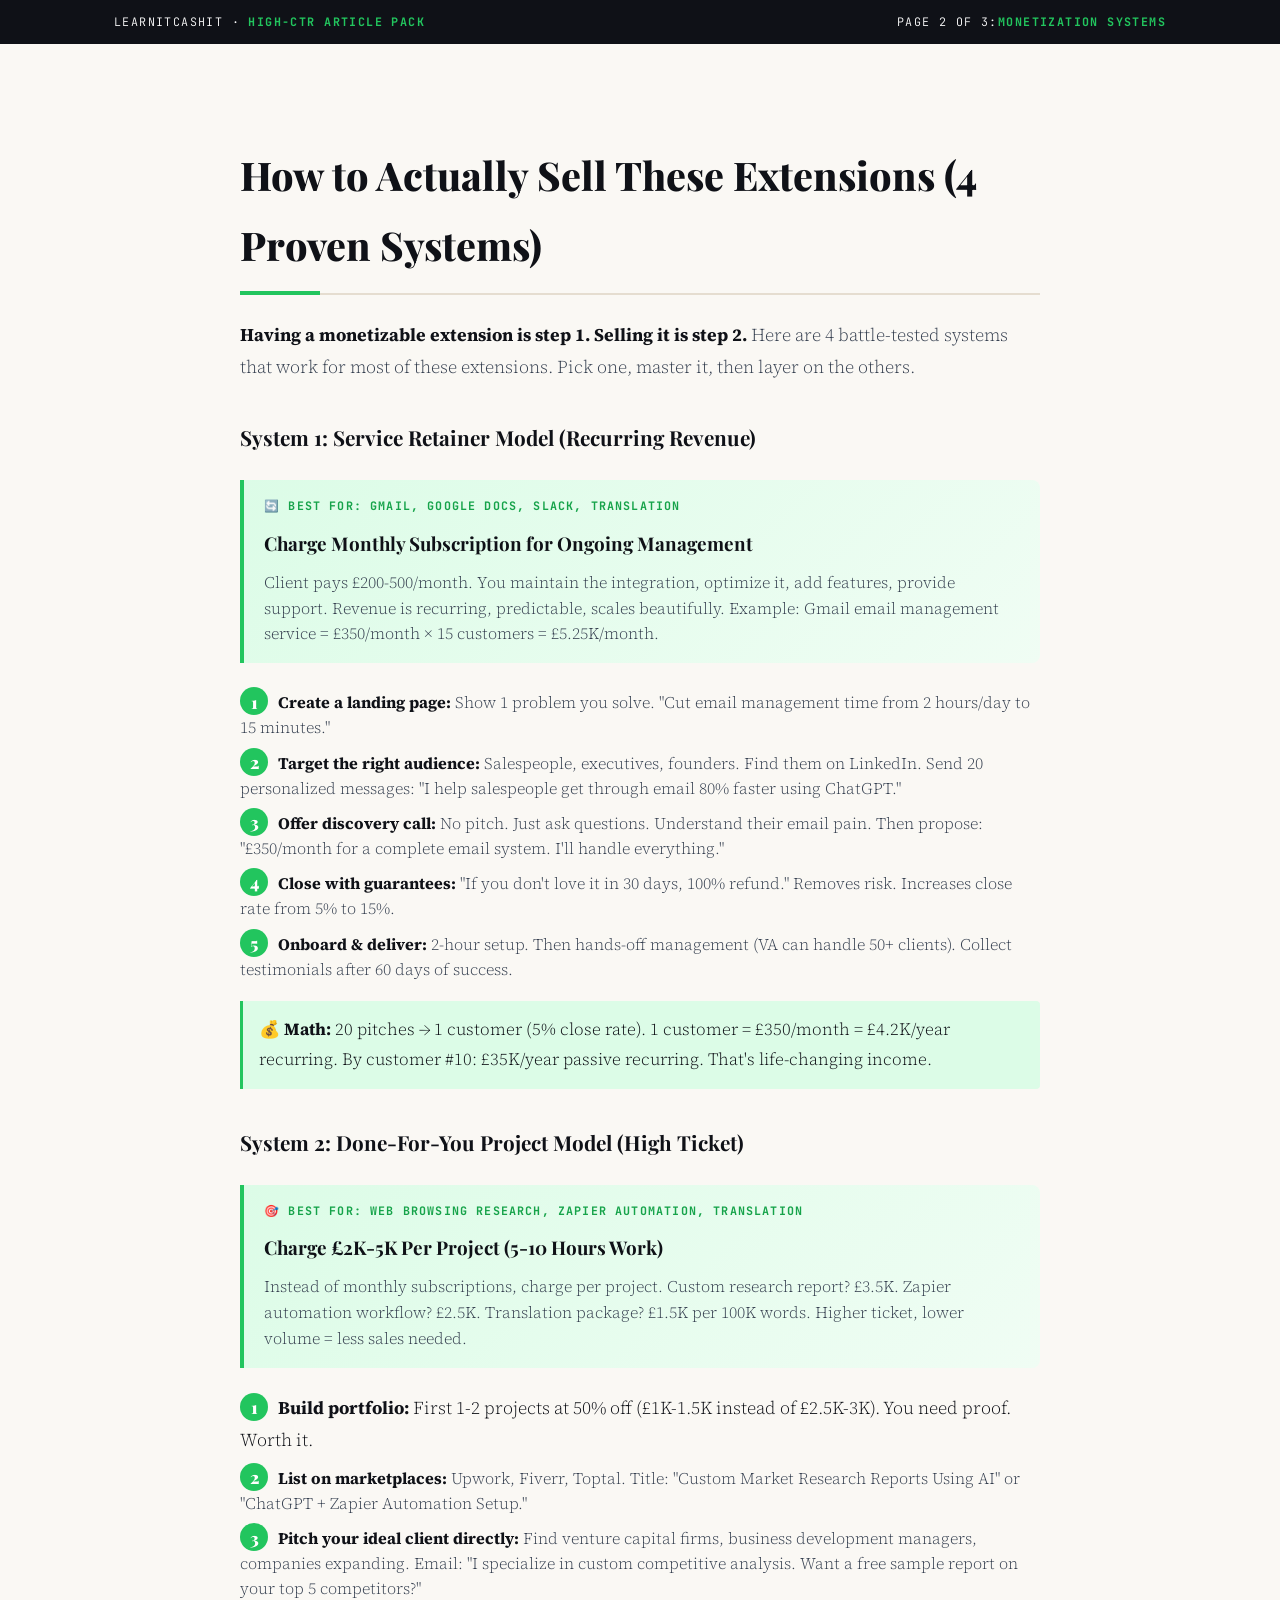
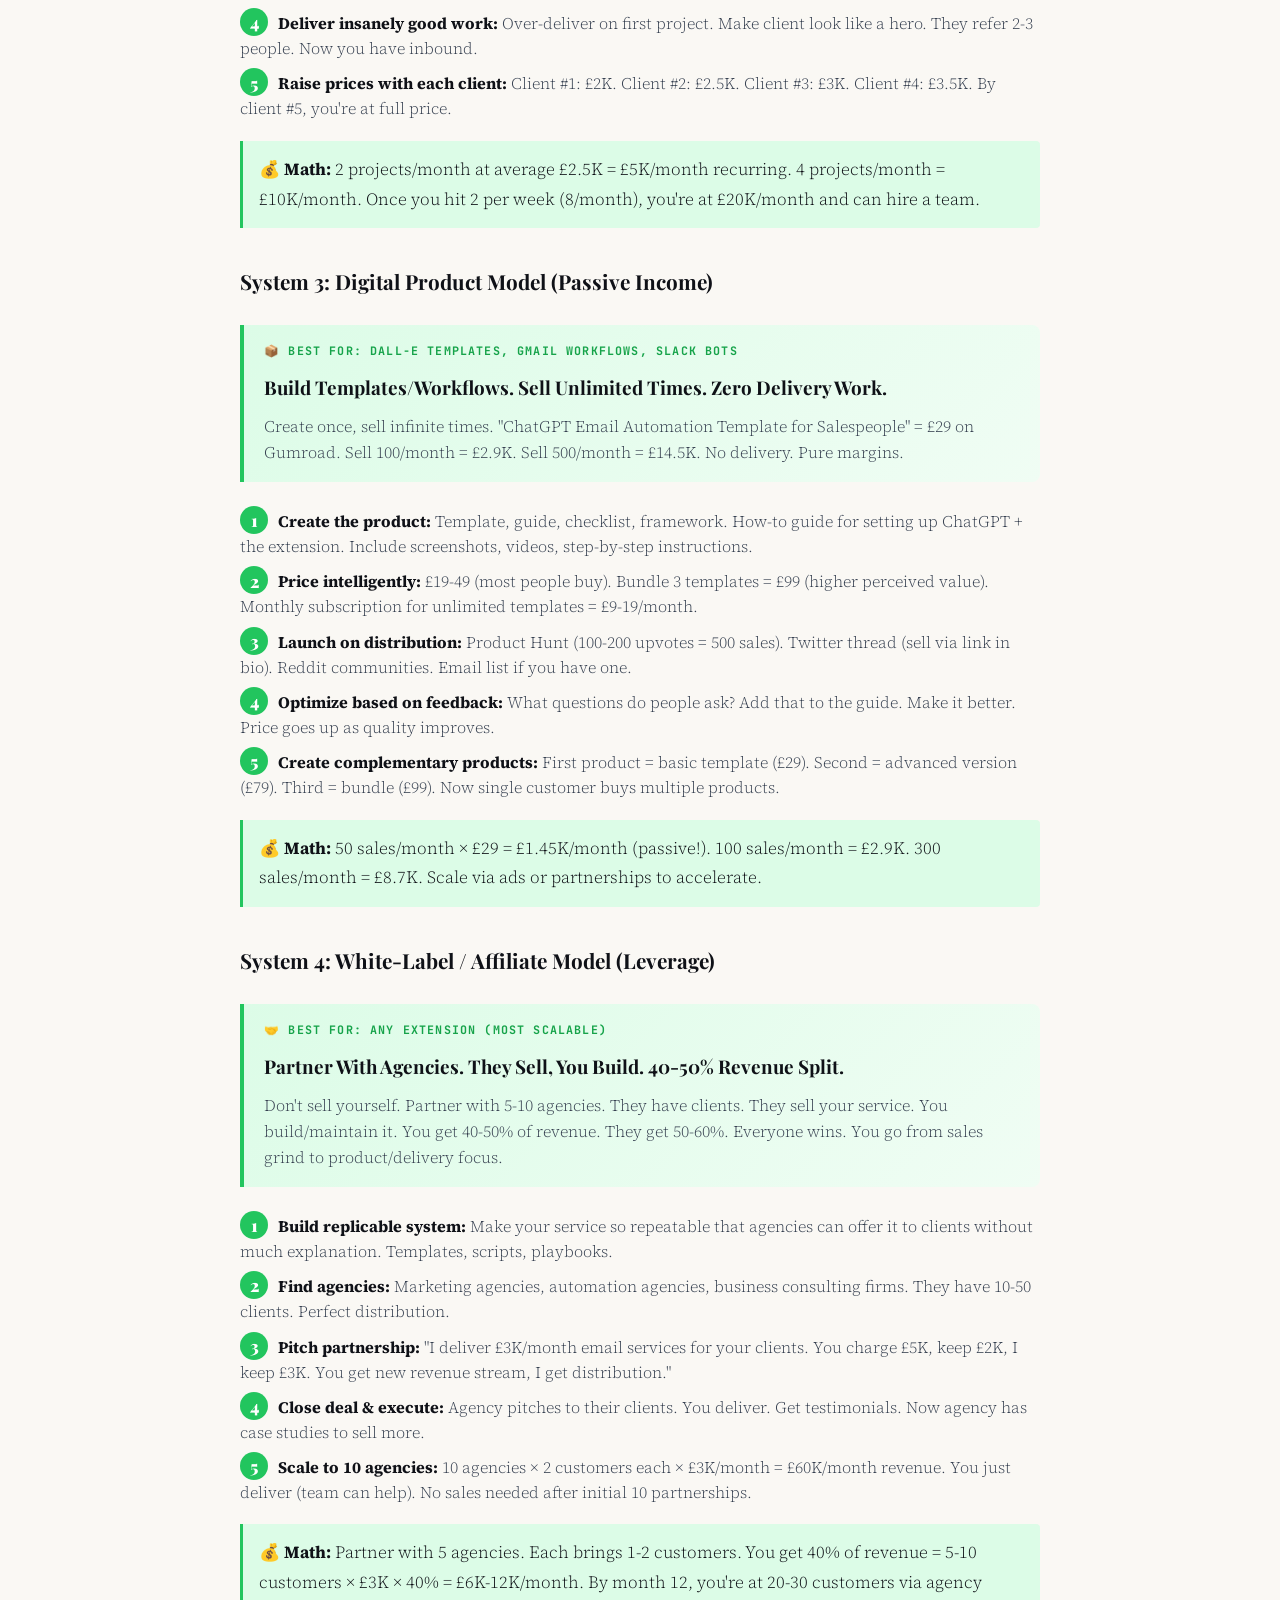
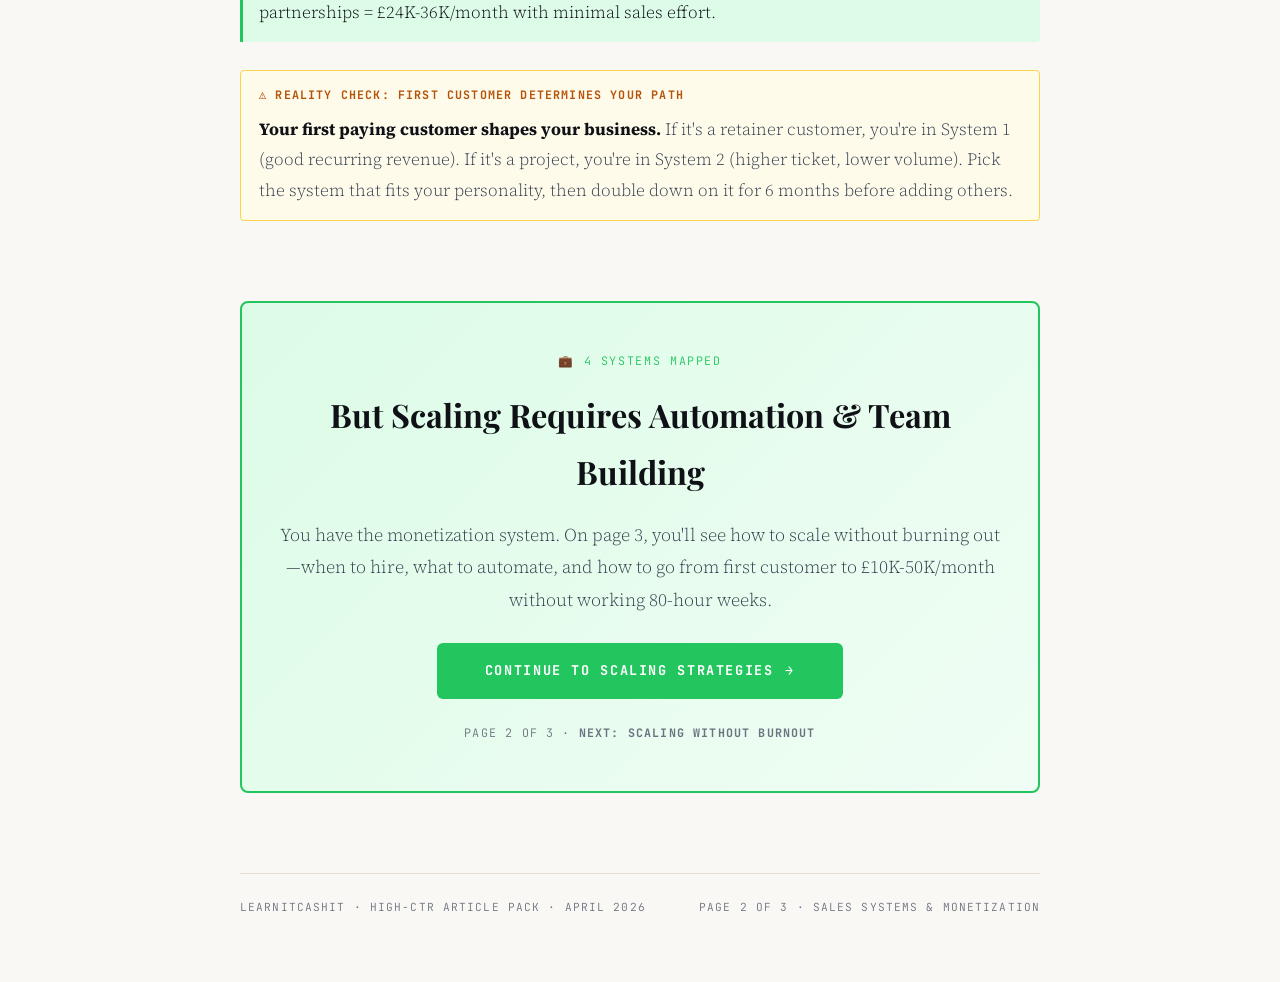
<file: artikel/chatgpt-extensions-money/page-2.html>
<!DOCTYPE html>
<html lang="en">
<head>
<meta charset="UTF-8">
<meta name="viewport" content="width=device-width, initial-scale=1.0, maximum-scale=5.0">
<title>Monetize ChatGPT Extensions: Proven Sales Systems</title>
<meta name="description" content="How to sell ChatGPT extensions. Pricing strategies. Sales systems that work. Page 2 of the complete money-making guide.">
<link rel="preconnect" href="https://fonts.googleapis.com">
<link href="https://fonts.googleapis.com/css2?family=Playfair+Display:wght@700;900&family=Source+Serif+4:ital,wght@0,300;0,400;0,600;1,300;1,400&family=JetBrains+Mono:wght@400;600&display=swap" rel="stylesheet">
<style>
  * { box-sizing: border-box; }
  html, body { width: 100%; height: auto; overflow-x: hidden; margin: 0; padding: 0; }
  :root {
    --ink: #0f1117;
    --ink-soft: #374151;
    --ink-muted: #6B7280;
    --cream: #FAF8F4;
    --cream-dark: #F3EFE8;
    --accent: #22C55E;
    --accent-dark: #16A34A;
    --accent-light: #DCFCE7;
    --rule: #E5DDD0;
    --font-display: 'Playfair Display', Georgia, serif;
    --font-body: 'Source Serif 4', Georgia, serif;
    --font-mono: 'JetBrains Mono', monospace;
    --max-w: 800px;
  }
  html { font-size: 18px; scroll-behavior: smooth; }
  body { background: var(--cream); color: var(--ink); font-family: var(--font-body); font-weight: 300; line-height: 1.75; -webkit-font-smoothing: antialiased; }
  .page-wrap { max-width: 1100px; margin: 0 auto; padding: 0 24px; width: 100%; }
  .article-body { max-width: var(--max-w); margin: 0 auto; width: 100%; }
  .meta-header { background: var(--ink); color: #fff; padding: 12px 0; font-family: var(--font-mono); font-size: 0.65rem; letter-spacing: 0.12em; text-transform: uppercase; width: 100%; }
  .meta-header .inner { max-width: 1100px; margin: 0 auto; padding: 0 24px; display: flex; justify-content: space-between; gap: 6px; width: 100%; }
  .meta-header strong { color: #22C55E; }
  
  .article-content { padding: 40px 0 40px; }
  p { font-size: 1rem; color: var(--ink-soft); line-height: 1.8; margin-bottom: 1.5rem; }
  p strong { color: var(--ink); }
  
  h2 { font-family: var(--font-display); font-size: clamp(1.6rem, 3.5vw, 2.2rem); font-weight: 800; color: var(--ink); margin: 56px 0 24px; padding-bottom: 14px; border-bottom: 2px solid var(--rule); position: relative; }
  h2::before { content: ''; position: absolute; bottom: -2px; left: 0; width: 80px; height: 4px; background: var(--accent); }
  h3 { font-family: var(--font-display); font-size: 1.15rem; font-weight: 700; color: var(--ink); margin: 36px 0 12px; }
  
  /* SYSTEM BLOCK */
  .system-block { margin: 24px 0; padding: 16px 20px; background: linear-gradient(135deg, var(--accent-light) 0%, #F0FDF4 100%); border-left: 4px solid var(--accent); border-radius: 0 8px 8px 0; }
  .system-label { font-family: var(--font-mono); font-size: 0.65rem; letter-spacing: 0.1em; text-transform: uppercase; color: var(--accent-dark); margin-bottom: 10px; font-weight: 700; }
  .system-title { font-family: var(--font-display); font-size: 1.05rem; color: var(--ink); margin-bottom: 10px; font-weight: 700; }
  .system-detail { font-size: 0.9rem; color: var(--ink-soft); line-height: 1.6; }
  
  /* STEPS */
  .sales-steps { margin: 16px 0; }
  .step-num { display: inline-flex; align-items: center; justify-content: center; width: 28px; height: 28px; background: var(--accent); color: #fff; border-radius: 50%; font-family: var(--font-display); font-size: 0.95rem; font-weight: 900; margin-right: 10px; }
  .step-text { font-size: 0.9rem; color: var(--ink-soft); margin: 8px 0; line-height: 1.5; }
  .step-text strong { color: var(--ink); }
  
  /* QUICK WIN */
  .quick-win { margin: 20px 0; padding: 14px 16px; background: var(--accent-light); border-left: 3px solid var(--accent); border-radius: 0 4px 4px 0; font-size: 0.95rem; }
  .quick-win strong { color: var(--ink); }
  
  /* REALITY BOX */
  .reality-box { margin: 28px 0; padding: 14px 18px; background: #FFFBEB; border: 1px solid #FCD34D; border-radius: 4px; }
  .reality-header { font-family: var(--font-mono); font-size: 0.65rem; letter-spacing: 0.1em; text-transform: uppercase; color: #B45309; margin-bottom: 8px; font-weight: 700; }
  .reality-box p { font-size: 0.95rem; margin: 0; }
  
  .cta-hook { background: linear-gradient(135deg, var(--accent-light) 0%, #F0FDF4 100%); border: 2px solid var(--accent); border-radius: 8px; padding: 48px 36px; margin: 80px 0; text-align: center; }
  .cta-label { font-family: var(--font-mono); font-size: 0.65rem; letter-spacing: 0.14em; text-transform: uppercase; color: var(--accent); margin-bottom: 16px; display: block; }
  .cta-hook h3 { font-size: 1.8rem; color: var(--ink); margin: 0 0 18px 0; }
  .cta-button { display: inline-flex; align-items: center; gap: 12px; padding: 16px 48px; background: var(--accent); color: #fff; text-decoration: none; border-radius: 6px; font-family: var(--font-mono); font-size: 0.75rem; letter-spacing: 0.12em; text-transform: uppercase; font-weight: 700; border: none; cursor: pointer; transition: all 0.3s; }
  .cta-button:hover { background: var(--accent-dark); transform: translateY(-2px); }
  .cta-button::after { content: '→'; }
  
  .page-indicator { margin-top: 24px; font-family: var(--font-mono); font-size: 0.65rem; letter-spacing: 0.1em; text-transform: uppercase; color: var(--ink-muted); }
  .article-footer { padding: 24px 0; border-top: 1px solid var(--rule); margin-top: 40px; font-family: var(--font-mono); font-size: 0.62rem; color: var(--ink-muted); letter-spacing: 0.1em; text-transform: uppercase; display: flex; justify-content: space-between; gap: 8px; flex-wrap: wrap; }

  @media (max-width: 768px) {
    html { font-size: 16px; }
    h2 { font-size: clamp(1.4rem, 3.5vw, 1.8rem); }
    .system-block { padding: 14px 16px; }
    .step-num { width: 26px; height: 26px; font-size: 0.9rem; }
    .cta-hook { padding: 36px 24px; }
    .cta-button { padding: 13px 28px; }
  }
  @media (max-width: 480px) {
    html { font-size: 15px; }
    .page-wrap { padding: 0 12px; }
    .article-content { padding: 28px 0 18px; }
    h2 { font-size: clamp(1.2rem, 4vw, 1.6rem); margin: 36px 0 14px; }
    h3 { font-size: clamp(1rem, 2.8vw, 1.12rem); }
    .system-block { padding: 12px 14px; margin: 16px 0; }
    .system-label { font-size: 0.55rem; margin-bottom: 8px; }
    .system-title { font-size: 0.98rem; }
    .system-detail { font-size: 0.82rem; }
    .step-num { width: 24px; height: 24px; font-size: 0.8rem; margin-right: 8px; }
    .step-text { font-size: 0.8rem; margin: 6px 0; }
    .quick-win { padding: 11px 12px; font-size: 0.82rem; }
    .cta-hook { padding: 24px 13px; }
    .cta-button { padding: 12px 20px; width: 100%; font-size: 0.56rem; }
  }
</style>
</head>
<body>

<header class="meta-header">
  <div class="inner">
    <div>LearnItCashIt  ·  <strong>High-CTR Article Pack</strong></div>
    <div><span>Page 2 of 3:</span><strong>Monetization Systems</strong></div>
  </div>
</header>

<div class="page-wrap">
  <article class="article-content">
    <div class="article-body">

      <h2>How to Actually Sell These Extensions (4 Proven Systems)</h2>

      <p><strong>Having a monetizable extension is step 1. Selling it is step 2.</strong> Here are 4 battle-tested systems that work for most of these extensions. Pick one, master it, then layer on the others.</p>

      <h3>System 1: Service Retainer Model (Recurring Revenue)</h3>

      <div class="system-block">
        <div class="system-label">🔄 Best For: Gmail, Google Docs, Slack, Translation</div>
        <div class="system-title">Charge Monthly Subscription for Ongoing Management</div>
        <div class="system-detail">
          Client pays £200-500/month. You maintain the integration, optimize it, add features, provide support. Revenue is recurring, predictable, scales beautifully. Example: Gmail email management service = £350/month × 15 customers = £5.25K/month.
        </div>
      </div>

      <div class="sales-steps">
        <div class="step-text"><span class="step-num">1</span><strong>Create a landing page:</strong> Show 1 problem you solve. "Cut email management time from 2 hours/day to 15 minutes."</div>
        <div class="step-text"><span class="step-num">2</span><strong>Target the right audience:</strong> Salespeople, executives, founders. Find them on LinkedIn. Send 20 personalized messages: "I help salespeople get through email 80% faster using ChatGPT."</div>
        <div class="step-text"><span class="step-num">3</span><strong>Offer discovery call:</strong> No pitch. Just ask questions. Understand their email pain. Then propose: "£350/month for a complete email system. I'll handle everything."</div>
        <div class="step-text"><span class="step-num">4</span><strong>Close with guarantees:</strong> "If you don't love it in 30 days, 100% refund." Removes risk. Increases close rate from 5% to 15%.</div>
        <div class="step-text"><span class="step-num">5</span><strong>Onboard & deliver:</strong> 2-hour setup. Then hands-off management (VA can handle 50+ clients). Collect testimonials after 60 days of success.</div>
      </div>

      <div class="quick-win">
        <strong>💰 Math:</strong> 20 pitches → 1 customer (5% close rate). 1 customer = £350/month = £4.2K/year recurring. By customer #10: £35K/year passive recurring. That's life-changing income.
      </div>

      <h3>System 2: Done-For-You Project Model (High Ticket)</h3>

      <div class="system-block">
        <div class="system-label">🎯 Best For: Web Browsing research, Zapier automation, Translation</div>
        <div class="system-title">Charge £2K-5K Per Project (5-10 Hours Work)</div>
        <div class="system-detail">
          Instead of monthly subscriptions, charge per project. Custom research report? £3.5K. Zapier automation workflow? £2.5K. Translation package? £1.5K per 100K words. Higher ticket, lower volume = less sales needed.
        </div>
      </div>

      <div class="sales-steps">
        <div class="step-num">1</div><strong>Build portfolio:</strong> First 1-2 projects at 50% off (£1K-1.5K instead of £2.5K-3K). You need proof. Worth it.
        <div class="step-text"></div>
        <div class="step-text"><span class="step-num">2</span><strong>List on marketplaces:</strong> Upwork, Fiverr, Toptal. Title: "Custom Market Research Reports Using AI" or "ChatGPT + Zapier Automation Setup."</div>
        <div class="step-text"><span class="step-num">3</span><strong>Pitch your ideal client directly:</strong> Find venture capital firms, business development managers, companies expanding. Email: "I specialize in custom competitive analysis. Want a free sample report on your top 5 competitors?"</div>
        <div class="step-text"><span class="step-num">4</span><strong>Deliver insanely good work:</strong> Over-deliver on first project. Make client look like a hero. They refer 2-3 people. Now you have inbound.
</div>
        <div class="step-text"><span class="step-num">5</span><strong>Raise prices with each client:</strong> Client #1: £2K. Client #2: £2.5K. Client #3: £3K. Client #4: £3.5K. By client #5, you're at full price.</div>
      </div>

      <div class="quick-win">
        <strong>💰 Math:</strong> 2 projects/month at average £2.5K = £5K/month recurring. 4 projects/month = £10K/month. Once you hit 2 per week (8/month), you're at £20K/month and can hire a team.
      </div>

      <h3>System 3: Digital Product Model (Passive Income)</h3>

      <div class="system-block">
        <div class="system-label">📦 Best For: DALL-E templates, Gmail workflows, Slack bots</div>
        <div class="system-title">Build Templates/Workflows. Sell Unlimited Times. Zero Delivery Work.</div>
        <div class="system-detail">
          Create once, sell infinite times. "ChatGPT Email Automation Template for Salespeople" = £29 on Gumroad. Sell 100/month = £2.9K. Sell 500/month = £14.5K. No delivery. Pure margins.
        </div>
      </div>

      <div class="sales-steps">
        <div class="step-text"><span class="step-num">1</span><strong>Create the product:</strong> Template, guide, checklist, framework. How-to guide for setting up ChatGPT + the extension. Include screenshots, videos, step-by-step instructions.</div>
        <div class="step-text"><span class="step-num">2</span><strong>Price intelligently:</strong> £19-49 (most people buy). Bundle 3 templates = £99 (higher perceived value). Monthly subscription for unlimited templates = £9-19/month.</div>
        <div class="step-text"><span class="step-num">3</span><strong>Launch on distribution:</strong> Product Hunt (100-200 upvotes = 500 sales). Twitter thread (sell via link in bio). Reddit communities. Email list if you have one.</div>
        <div class="step-text"><span class="step-num">4</span><strong>Optimize based on feedback:</strong> What questions do people ask? Add that to the guide. Make it better. Price goes up as quality improves.</div>
        <div class="step-text"><span class="step-num">5</span><strong>Create complementary products:</strong> First product = basic template (£29). Second = advanced version (£79). Third = bundle (£99). Now single customer buys multiple products.</div>
      </div>

      <div class="quick-win">
        <strong>💰 Math:</strong> 50 sales/month × £29 = £1.45K/month (passive!). 100 sales/month = £2.9K. 300 sales/month = £8.7K. Scale via ads or partnerships to accelerate.
      </div>

      <h3>System 4: White-Label / Affiliate Model (Leverage)</h3>

      <div class="system-block">
        <div class="system-label">🤝 Best For: Any extension (most scalable)</div>
        <div class="system-title">Partner With Agencies. They Sell, You Build. 40-50% Revenue Split.</div>
        <div class="system-detail">
          Don't sell yourself. Partner with 5-10 agencies. They have clients. They sell your service. You build/maintain it. You get 40-50% of revenue. They get 50-60%. Everyone wins. You go from sales grind to product/delivery focus.
        </div>
      </div>

      <div class="sales-steps">
        <div class="step-text"><span class="step-num">1</span><strong>Build replicable system:</strong> Make your service so repeatable that agencies can offer it to clients without much explanation. Templates, scripts, playbooks.</div>
        <div class="step-text"><span class="step-num">2</span><strong>Find agencies:</strong> Marketing agencies, automation agencies, business consulting firms. They have 10-50 clients. Perfect distribution.</div>
        <div class="step-text"><span class="step-num">3</span><strong>Pitch partnership:</strong> "I deliver £3K/month email services for your clients. You charge £5K, keep £2K, I keep £3K. You get new revenue stream, I get distribution."</div>
        <div class="step-text"><span class="step-num">4</span><strong>Close deal & execute:</strong> Agency pitches to their clients. You deliver. Get testimonials. Now agency has case studies to sell more.</div>
        <div class="step-text"><span class="step-num">5</span><strong>Scale to 10 agencies:</strong> 10 agencies × 2 customers each × £3K/month = £60K/month revenue. You just deliver (team can help). No sales needed after initial 10 partnerships.</div>
      </div>

      <div class="quick-win">
        <strong>💰 Math:</strong> Partner with 5 agencies. Each brings 1-2 customers. You get 40% of revenue = 5-10 customers × £3K × 40% = £6K-12K/month. By month 12, you're at 20-30 customers via agency partnerships = £24K-36K/month with minimal sales effort.
      </div>

      <div class="reality-box">
        <div class="reality-header">⚠️ Reality Check: First Customer Determines Your Path</div>
        <p><strong>Your first paying customer shapes your business.</strong> If it's a retainer customer, you're in System 1 (good recurring revenue). If it's a project, you're in System 2 (higher ticket, lower volume). Pick the system that fits your personality, then double down on it for 6 months before adding others.
</p>
      </div>

      <!-- CTA -->
      <div class="cta-hook">
        <span class="cta-label">💼 4 Systems Mapped</span>
        <h3>But Scaling Requires Automation & Team Building</h3>
        <p>You have the monetization system. On page 3, you'll see how to scale without burning out—when to hire, what to automate, and how to go from first customer to £10K-50K/month without working 80-hour weeks.</p>
        <a href="page-3.html" class="cta-button">Continue to Scaling Strategies</a>
        <div class="page-indicator">PAGE 2 OF 3  ·  <strong>Next: Scaling Without Burnout</strong></div>
      </div>

      <footer class="article-footer">
        <span>LearnItCashIt · High-CTR Article Pack · April 2026</span>
        <span>Page 2 of 3 · Sales Systems & Monetization</span>
      </footer>

    </div>
  </article>
</div>

</body>
</html>
</file>
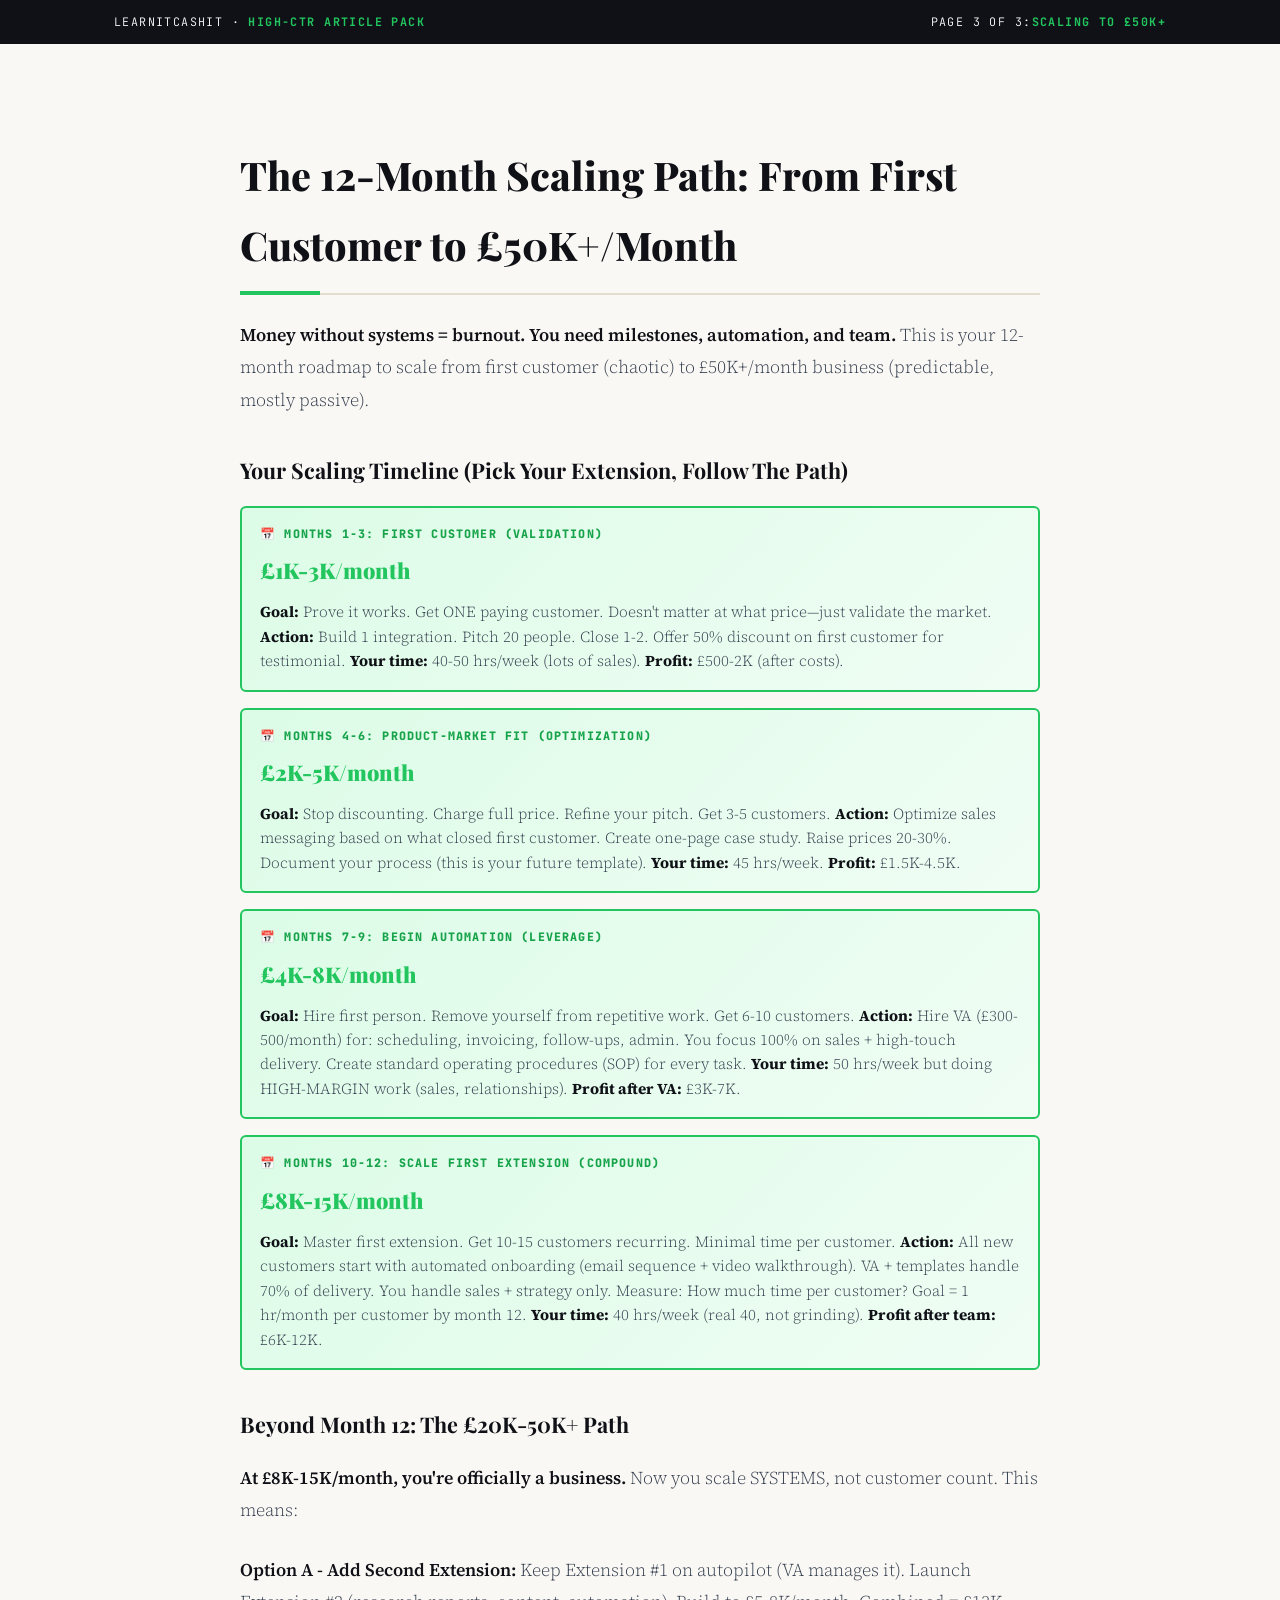
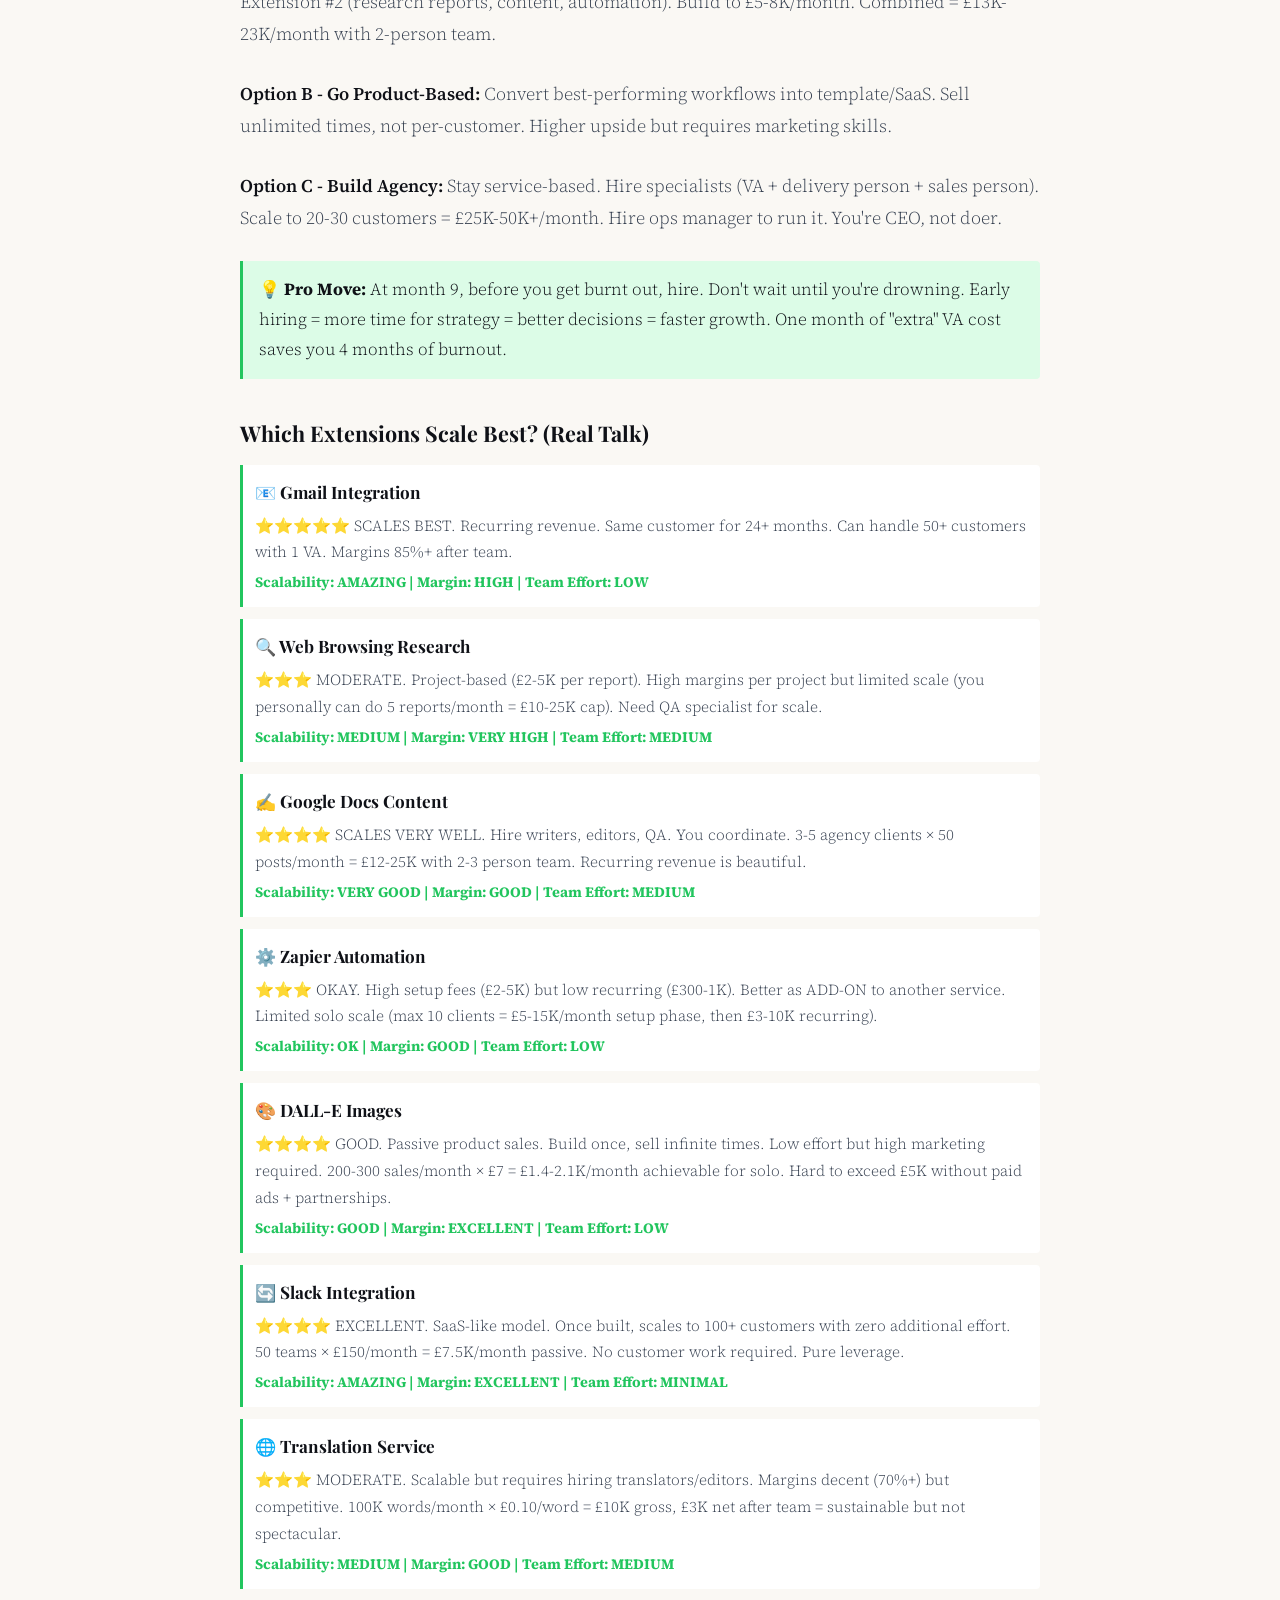
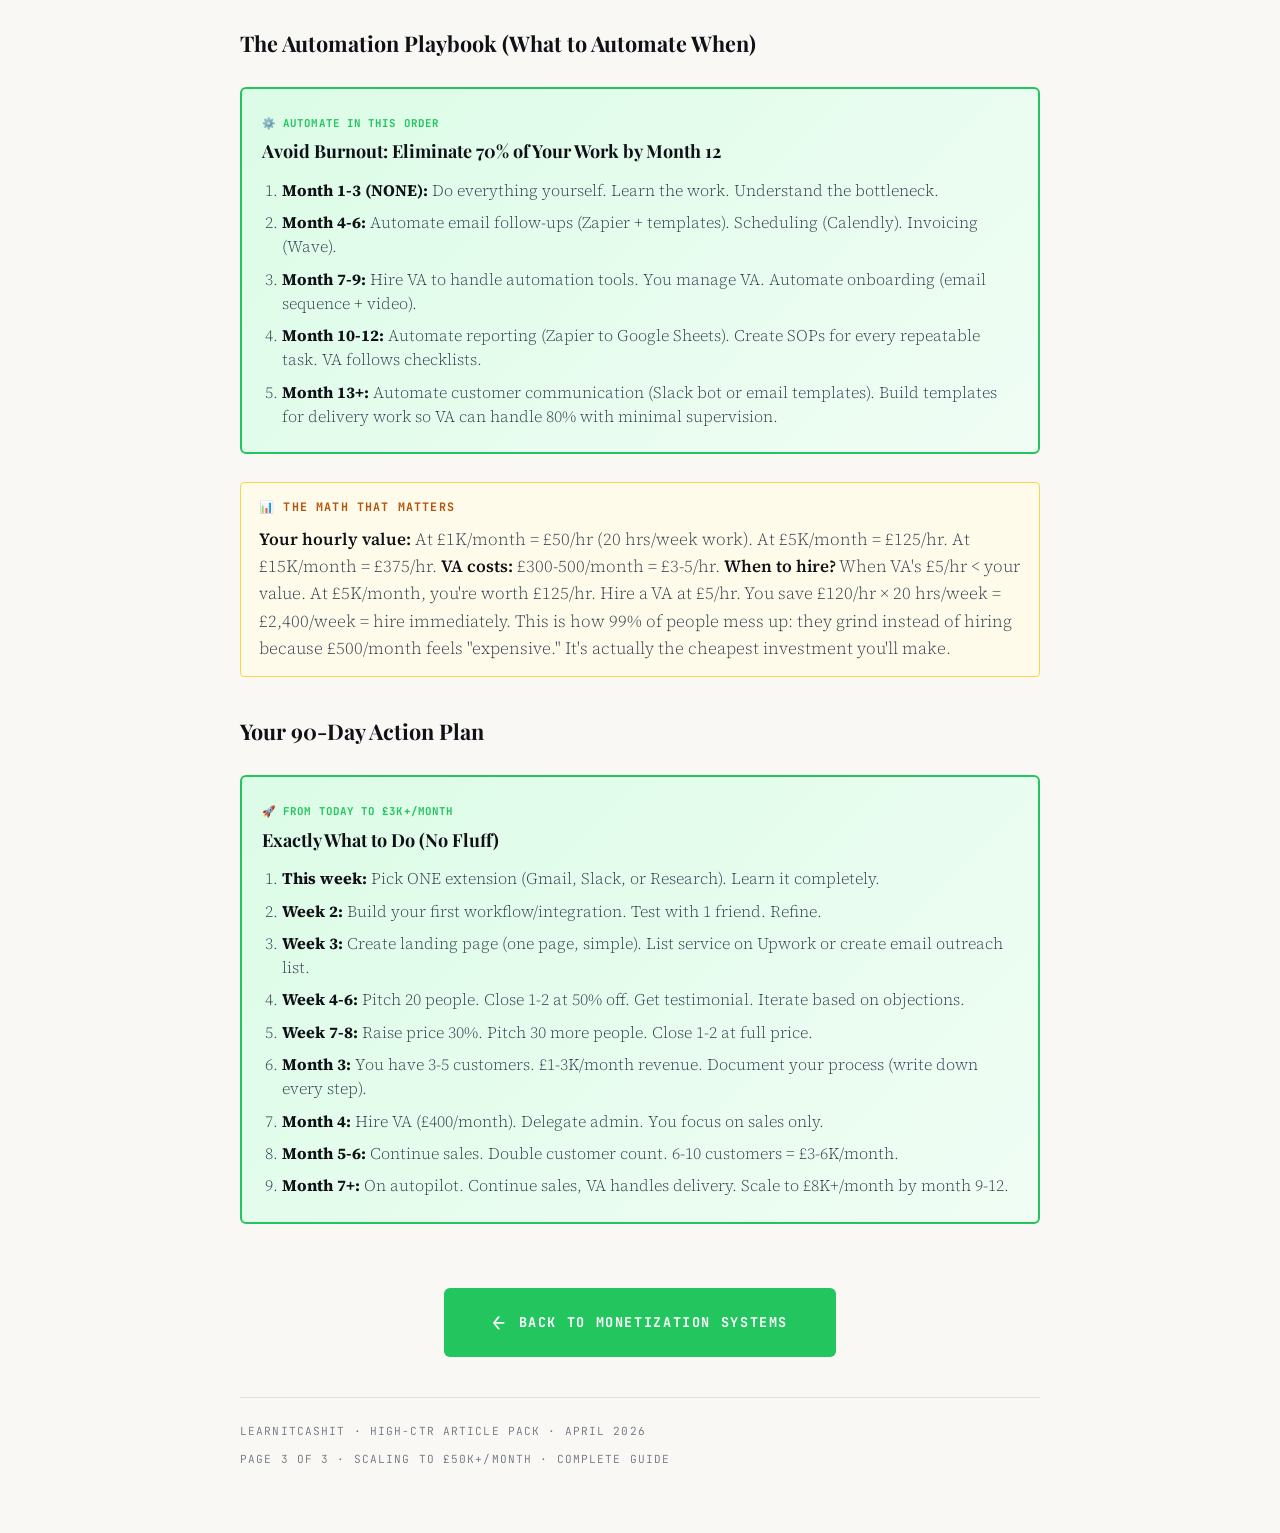
<file: artikel/chatgpt-extensions-money/page-3.html>
<!DOCTYPE html>
<html lang="en">
<head>
<meta charset="UTF-8">
<meta name="viewport" content="width=device-width, initial-scale=1.0, maximum-scale=5.0">
<title>Scale ChatGPT Extensions to £50K+/Month Without Burning Out</title>
<meta name="description" content="Scaling systems. Automation. Team building. From solo to £50K+/month recurring revenue. Page 3 of the money-making extensions guide.">
<link rel="preconnect" href="https://fonts.googleapis.com">
<link href="https://fonts.googleapis.com/css2?family=Playfair+Display:wght@700;900&family=Source+Serif+4:ital,wght@0,300;0,400;0,600;1,300;1,400&family=JetBrains+Mono:wght@400;600&display=swap" rel="stylesheet">
<style>
  * { box-sizing: border-box; }
  html, body { width: 100%; height: auto; overflow-x: hidden; margin: 0; padding: 0; }
  :root {
    --ink: #0f1117;
    --ink-soft: #374151;
    --ink-muted: #6B7280;
    --cream: #FAF8F4;
    --cream-dark: #F3EFE8;
    --accent: #22C55E;
    --accent-dark: #16A34A;
    --accent-light: #DCFCE7;
    --rule: #E5DDD0;
    --font-display: 'Playfair Display', Georgia, serif;
    --font-body: 'Source Serif 4', Georgia, serif;
    --font-mono: 'JetBrains Mono', monospace;
    --max-w: 800px;
  }
  html { font-size: 18px; scroll-behavior: smooth; }
  body { background: var(--cream); color: var(--ink); font-family: var(--font-body); font-weight: 300; line-height: 1.75; -webkit-font-smoothing: antialiased; }
  .page-wrap { max-width: 1100px; margin: 0 auto; padding: 0 24px; width: 100%; }
  .article-body { max-width: var(--max-w); margin: 0 auto; width: 100%; }
  .meta-header { background: var(--ink); color: #fff; padding: 12px 0; font-family: var(--font-mono); font-size: 0.65rem; letter-spacing: 0.12em; text-transform: uppercase; width: 100%; }
  .meta-header .inner { max-width: 1100px; margin: 0 auto; padding: 0 24px; display: flex; justify-content: space-between; gap: 6px; width: 100%; }
  .meta-header strong { color: #22C55E; }
  
  .article-content { padding: 40px 0 40px; }
  p { font-size: 1rem; color: var(--ink-soft); line-height: 1.8; margin-bottom: 1.5rem; }
  p strong { color: var(--ink); font-weight: 600; }
  
  h2 { font-family: var(--font-display); font-size: clamp(1.6rem, 3.5vw, 2.2rem); font-weight: 800; color: var(--ink); margin: 56px 0 24px; padding-bottom: 14px; border-bottom: 2px solid var(--rule); position: relative; }
  h2::before { content: ''; position: absolute; bottom: -2px; left: 0; width: 80px; height: 4px; background: var(--accent); }
  h3 { font-family: var(--font-display); font-size: 1.2rem; font-weight: 700; color: var(--ink); margin: 36px 0 12px; }
  
  /* MILESTONE CARDS */
  .milestone-card { margin: 16px 0; padding: 16px 18px; background: linear-gradient(135deg, var(--accent-light) 0%, #F0FDF4 100%); border: 2px solid var(--accent); border-radius: 6px; }
  .milestone-period { font-family: var(--font-mono); font-size: 0.65rem; letter-spacing: 0.1em; text-transform: uppercase; color: var(--accent-dark); margin-bottom: 8px; font-weight: 800; }
  .milestone-revenue { font-family: var(--font-display); font-size: 1.2rem; font-weight: 900; color: var(--accent); margin-bottom: 10px; }
  .milestone-detail { font-size: 0.85rem; color: var(--ink-soft); line-height: 1.6; }
  .milestone-detail strong { color: var(--ink); }
  
  /* QUICK WIN */
  .quick-win { margin: 20px 0; padding: 14px 16px; background: var(--accent-light); border-left: 3px solid var(--accent); border-radius: 0 4px 4px 0; font-size: 0.95rem; }
  .quick-win strong { color: var(--ink); }
  
  /* REALITY BOX */
  .reality-box { margin: 28px 0; padding: 14px 18px; background: #FFFBEB; border: 1px solid #FCD34D; border-radius: 4px; }
  .reality-header { font-family: var(--font-mono); font-size: 0.65rem; letter-spacing: 0.1em; text-transform: uppercase; color: #B45309; margin-bottom: 8px; font-weight: 700; }
  .reality-box p { font-size: 0.95rem; margin: 0; line-height: 1.6; }
  
  /* COMPARISON TABLE */
  .comparison-row { margin: 12px 0; padding: 12px; background: #fff; border-left: 3px solid var(--accent); border-radius: 0 4px 4px 0; }
  .comp-title { font-family: var(--font-display); font-size: 0.95rem; font-weight: 700; color: var(--ink); margin-bottom: 6px; }
  .comp-detail { font-size: 0.85rem; color: var(--ink-soft); }
  .comp-rating { font-size: 0.8rem; color: var(--accent); margin-top: 4px; font-weight: 700; }
  
  /* ACTION FINAL */
  .action-final { margin: 24px 0; padding: 16px 20px; background: linear-gradient(135deg, var(--accent-light) 0%, #F0FDF4 100%); border: 2px solid var(--accent); border-radius: 6px; }
  .action-label { font-family: var(--font-mono); font-size: 0.6rem; letter-spacing: 0.1em; text-transform: uppercase; color: var(--accent); margin-bottom: 10px; font-weight: 700; }
  .action-final h4 { font-family: var(--font-display); font-size: 1rem; color: var(--ink); margin: 0 0 10px 0; font-weight: 700; }
  .action-final ol { margin: 0; padding-left: 20px; }
  .action-final li { margin: 8px 0; font-size: 0.9rem; color: var(--ink-soft); line-height: 1.5; }
  .action-final li strong { color: var(--ink); }
  
  .cta-button-prev { display: inline-flex; align-items: center; gap: 12px; padding: 16px 48px; background: var(--accent); color: #fff; text-decoration: none; border-radius: 6px; font-family: var(--font-mono); font-size: 0.75rem; letter-spacing: 0.12em; text-transform: uppercase; font-weight: 700; border: none; cursor: pointer; transition: all 0.3s; margin-top: 24px; }
  .cta-button-prev:hover { background: var(--accent-dark); transform: translateY(-2px); }
  .cta-button-prev::before { content: '←'; font-size: 1.2rem; }
  
  .page-indicator { margin-top: 24px; font-family: var(--font-mono); font-size: 0.65rem; letter-spacing: 0.1em; text-transform: uppercase; color: var(--ink-muted); }
  .article-footer { padding: 24px 0; border-top: 1px solid var(--rule); margin-top: 40px; font-family: var(--font-mono); font-size: 0.62rem; color: var(--ink-muted); letter-spacing: 0.1em; text-transform: uppercase; display: flex; justify-content: space-between; gap: 8px; flex-wrap: wrap; }

  @media (max-width: 768px) {
    html { font-size: 16px; }
    h2 { font-size: clamp(1.3rem, 3.5vw, 1.8rem); }
    .milestone-card { padding: 14px 16px; }
    .milestone-revenue { font-size: 1rem; }
    .comparison-row { padding: 10px; }
    .action-final { padding: 14px 16px; }
    .cta-button-prev { padding: 13px 28px; }
  }
  @media (max-width: 480px) {
    html { font-size: 15px; }
    .page-wrap { padding: 0 12px; }
    .article-content { padding: 28px 0 18px; }
    p { font-size: 0.93rem; margin-bottom: 13px; }
    h2 { font-size: clamp(1.2rem, 4vw, 1.6rem); margin: 36px 0 14px; }
    h3 { font-size: clamp(1rem, 2.8vw, 1.12rem); }
    .milestone-card { padding: 12px 14px; margin: 12px 0; }
    .milestone-period { font-size: 0.55rem; }
    .milestone-revenue { font-size: 0.95rem; }
    .milestone-detail { font-size: 0.78rem; }
    .quick-win { padding: 11px 12px; font-size: 0.82rem; }
    .comparison-row { padding: 10px; margin: 10px 0; }
    .comp-title { font-size: 0.88rem; }
    .comp-detail { font-size: 0.75rem; }
    .action-final { padding: 12px 14px; }
    .action-label { font-size: 0.5rem; }
    .action-final li { font-size: 0.8rem; }
    .cta-button-prev { padding: 12px 20px; width: 100%; font-size: 0.56rem; }
  }
</style>
</head>
<body>

<header class="meta-header">
  <div class="inner">
    <div>LearnItCashIt  ·  <strong>High-CTR Article Pack</strong></div>
    <div><span>Page 3 of 3:</span><strong>Scaling to £50K+</strong></div>
  </div>
</header>

<div class="page-wrap">
  <article class="article-content">
    <div class="article-body">

      <h2>The 12-Month Scaling Path: From First Customer to £50K+/Month</h2>

      <p><strong>Money without systems = burnout. You need milestones, automation, and team.</strong> This is your 12-month roadmap to scale from first customer (chaotic) to £50K+/month business (predictable, mostly passive).</p>

      <h3>Your Scaling Timeline (Pick Your Extension, Follow The Path)</h3>

      <div class="milestone-card">
        <div class="milestone-period">📅 Months 1-3: First Customer (Validation)</div>
        <div class="milestone-revenue">£1K-3K/month</div>
        <div class="milestone-detail">
          <strong>Goal:</strong> Prove it works. Get ONE paying customer. Doesn't matter at what price—just validate the market. <strong>Action:</strong> Build 1 integration. Pitch 20 people. Close 1-2. Offer 50% discount on first customer for testimonial. <strong>Your time:</strong> 40-50 hrs/week (lots of sales). <strong>Profit:</strong> £500-2K (after costs).</div>
      </div>

      <div class="milestone-card">
        <div class="milestone-period">📅 Months 4-6: Product-Market Fit (Optimization)</div>
        <div class="milestone-revenue">£2K-5K/month</div>
        <div class="milestone-detail">
          <strong>Goal:</strong> Stop discounting. Charge full price. Refine your pitch. Get 3-5 customers. <strong>Action:</strong> Optimize sales messaging based on what closed first customer. Create one-page case study. Raise prices 20-30%. Document your process (this is your future template). <strong>Your time:</strong> 45 hrs/week. <strong>Profit:</strong> £1.5K-4.5K.</div>
      </div>

      <div class="milestone-card">
        <div class="milestone-period">📅 Months 7-9: Begin Automation (Leverage)</div>
        <div class="milestone-revenue">£4K-8K/month</div>
        <div class="milestone-detail">
          <strong>Goal:</strong> Hire first person. Remove yourself from repetitive work. Get 6-10 customers. <strong>Action:</strong> Hire VA (£300-500/month) for: scheduling, invoicing, follow-ups, admin. You focus 100% on sales + high-touch delivery. Create standard operating procedures (SOP) for every task. <strong>Your time:</strong> 50 hrs/week but doing HIGH-MARGIN work (sales, relationships). <strong>Profit after VA:</strong> £3K-7K.</div>
      </div>

      <div class="milestone-card">
        <div class="milestone-period">📅 Months 10-12: Scale First Extension (Compound)</div>
        <div class="milestone-revenue">£8K-15K/month</div>
        <div class="milestone-detail">
          <strong>Goal:</strong> Master first extension. Get 10-15 customers recurring. Minimal time per customer. <strong>Action:</strong> All new customers start with automated onboarding (email sequence + video walkthrough). VA + templates handle 70% of delivery. You handle sales + strategy only. Measure: How much time per customer? Goal = 1 hr/month per customer by month 12. <strong>Your time:</strong> 40 hrs/week (real 40, not grinding). <strong>Profit after team:</strong> £6K-12K.</div>
      </div>

      <h3>Beyond Month 12: The £20K-50K+ Path</h3>

      <p><strong>At £8K-15K/month, you're officially a business.</strong> Now you scale SYSTEMS, not customer count. This means:</p>

      <p><strong>Option A - Add Second Extension:</strong> Keep Extension #1 on autopilot (VA manages it). Launch Extension #2 (research reports, content, automation). Build to £5-8K/month. Combined = £13K-23K/month with 2-person team.</p>

      <p><strong>Option B - Go Product-Based:</strong> Convert best-performing workflows into template/SaaS. Sell unlimited times, not per-customer. Higher upside but requires marketing skills.</p>

      <p><strong>Option C - Build Agency:</strong> Stay service-based. Hire specialists (VA + delivery person + sales person). Scale to 20-30 customers = £25K-50K+/month. Hire ops manager to run it. You're CEO, not doer.</p>

      <div class="quick-win">
        <strong>💡 Pro Move:</strong> At month 9, before you get burnt out, hire. Don't wait until you're drowning. Early hiring = more time for strategy = better decisions = faster growth. One month of "extra" VA cost saves you 4 months of burnout.
      </div>

      <h3>Which Extensions Scale Best? (Real Talk)</h3>

      <div class="comparison-row">
        <div class="comp-title">📧 Gmail Integration</div>
        <div class="comp-detail">⭐⭐⭐⭐⭐ SCALES BEST. Recurring revenue. Same customer for 24+ months. Can handle 50+ customers with 1 VA. Margins 85%+ after team.</div>
        <div class="comp-rating">Scalability: AMAZING | Margin: HIGH | Team Effort: LOW</div>
      </div>

      <div class="comparison-row">
        <div class="comp-title">🔍 Web Browsing Research</div>
        <div class="comp-detail">⭐⭐⭐ MODERATE. Project-based (£2-5K per report). High margins per project but limited scale (you personally can do 5 reports/month = £10-25K cap). Need QA specialist for scale.</div>
        <div class="comp-rating">Scalability: MEDIUM | Margin: VERY HIGH | Team Effort: MEDIUM</div>
      </div>

      <div class="comparison-row">
        <div class="comp-title">✍️ Google Docs Content</div>
        <div class="comp-detail">⭐⭐⭐⭐ SCALES VERY WELL. Hire writers, editors, QA. You coordinate. 3-5 agency clients × 50 posts/month = £12-25K with 2-3 person team. Recurring revenue is beautiful.</div>
        <div class="comp-rating">Scalability: VERY GOOD | Margin: GOOD | Team Effort: MEDIUM</div>
      </div>

      <div class="comparison-row">
        <div class="comp-title">⚙️ Zapier Automation</div>
        <div class="comp-detail">⭐⭐⭐ OKAY. High setup fees (£2-5K) but low recurring (£300-1K). Better as ADD-ON to another service. Limited solo scale (max 10 clients = £5-15K/month setup phase, then £3-10K recurring).</div>
        <div class="comp-rating">Scalability: OK | Margin: GOOD | Team Effort: LOW</div>
      </div>

      <div class="comparison-row">
        <div class="comp-title">🎨 DALL-E Images</div>
        <div class="comp-detail">⭐⭐⭐⭐ GOOD. Passive product sales. Build once, sell infinite times. Low effort but high marketing required. 200-300 sales/month × £7 = £1.4-2.1K/month achievable for solo. Hard to exceed £5K without paid ads + partnerships.</div>
        <div class="comp-rating">Scalability: GOOD | Margin: EXCELLENT | Team Effort: LOW</div>
      </div>

      <div class="comparison-row">
        <div class="comp-title">🔄 Slack Integration</div>
        <div class="comp-detail">⭐⭐⭐⭐ EXCELLENT. SaaS-like model. Once built, scales to 100+ customers with zero additional effort. 50 teams × £150/month = £7.5K/month passive. No customer work required. Pure leverage.</div>
        <div class="comp-rating">Scalability: AMAZING | Margin: EXCELLENT | Team Effort: MINIMAL</div>
      </div>

      <div class="comparison-row">
        <div class="comp-title">🌐 Translation Service</div>
        <div class="comp-detail">⭐⭐⭐ MODERATE. Scalable but requires hiring translators/editors. Margins decent (70%+) but competitive. 100K words/month × £0.10/word = £10K gross, £3K net after team = sustainable but not spectacular.</div>
        <div class="comp-rating">Scalability: MEDIUM | Margin: GOOD | Team Effort: MEDIUM</div>
      </div>

      <h3>The Automation Playbook (What to Automate When)</h3>

      <div class="action-final">
        <span class="action-label">⚙️ Automate In This Order</span>
        <h4>Avoid Burnout: Eliminate 70% of Your Work by Month 12</h4>
        <ol>
          <li><strong>Month 1-3 (NONE):</strong> Do everything yourself. Learn the work. Understand the bottleneck.</li>
          <li><strong>Month 4-6:</strong> Automate email follow-ups (Zapier + templates). Scheduling (Calendly). Invoicing (Wave).</li>
          <li><strong>Month 7-9:</strong> Hire VA to handle automation tools. You manage VA. Automate onboarding (email sequence + video).</li>
          <li><strong>Month 10-12:</strong> Automate reporting (Zapier to Google Sheets). Create SOPs for every repeatable task. VA follows checklists.</li>
          <li><strong>Month 13+:</strong> Automate customer communication (Slack bot or email templates). Build templates for delivery work so VA can handle 80% with minimal supervision.</li>
        </ol>
      </div>

      <div class="reality-box">
        <div class="reality-header">📊 The Math That Matters</div>
        <p><strong>Your hourly value:</strong> At £1K/month = £50/hr (20 hrs/week work). At £5K/month = £125/hr. At £15K/month = £375/hr. <strong>VA costs:</strong> £300-500/month = £3-5/hr. <strong>When to hire?</strong> When VA's £5/hr < your value. At £5K/month, you're worth £125/hr. Hire a VA at £5/hr. You save £120/hr × 20 hrs/week = £2,400/week = hire immediately. This is how 99% of people mess up: they grind instead of hiring because £500/month feels "expensive." It's actually the cheapest investment you'll make.</p>
      </div>

      <h3>Your 90-Day Action Plan</h3>

      <div class="action-final">
        <span class="action-label">🚀 From Today to £3K+/Month</span>
        <h4>Exactly What to Do (No Fluff)</h4>
        <ol>
          <li><strong>This week:</strong> Pick ONE extension (Gmail, Slack, or Research). Learn it completely.</li>
          <li><strong>Week 2:</strong> Build your first workflow/integration. Test with 1 friend. Refine.</li>
          <li><strong>Week 3:</strong> Create landing page (one page, simple). List service on Upwork or create email outreach list.</li>
          <li><strong>Week 4-6:</strong> Pitch 20 people. Close 1-2 at 50% off. Get testimonial. Iterate based on objections.</li>
          <li><strong>Week 7-8:</strong> Raise price 30%. Pitch 30 more people. Close 1-2 at full price.</li>
          <li><strong>Month 3:</strong> You have 3-5 customers. £1-3K/month revenue. Document your process (write down every step).</li>
          <li><strong>Month 4:</strong> Hire VA (£400/month). Delegate admin. You focus on sales only.</li>
          <li><strong>Month 5-6:</strong> Continue sales. Double customer count. 6-10 customers = £3-6K/month.</li>
          <li><strong>Month 7+:</strong> On autopilot. Continue sales, VA handles delivery. Scale to £8K+/month by month 9-12.</li>
        </ol>
      </div>

      <!-- NAVIGATION -->
      <div style="text-align: center; margin-top: 40px;">
        <a href="page-2.html" class="cta-button-prev">Back to Monetization Systems</a>
      </div>

      <footer class="article-footer">
        <span>LearnItCashIt · High-CTR Article Pack · April 2026</span>
        <span>Page 3 of 3 · Scaling to £50K+/Month · Complete Guide</span>
      </footer>

    </div>
  </article>
</div>

</body>
</html>
</file>
